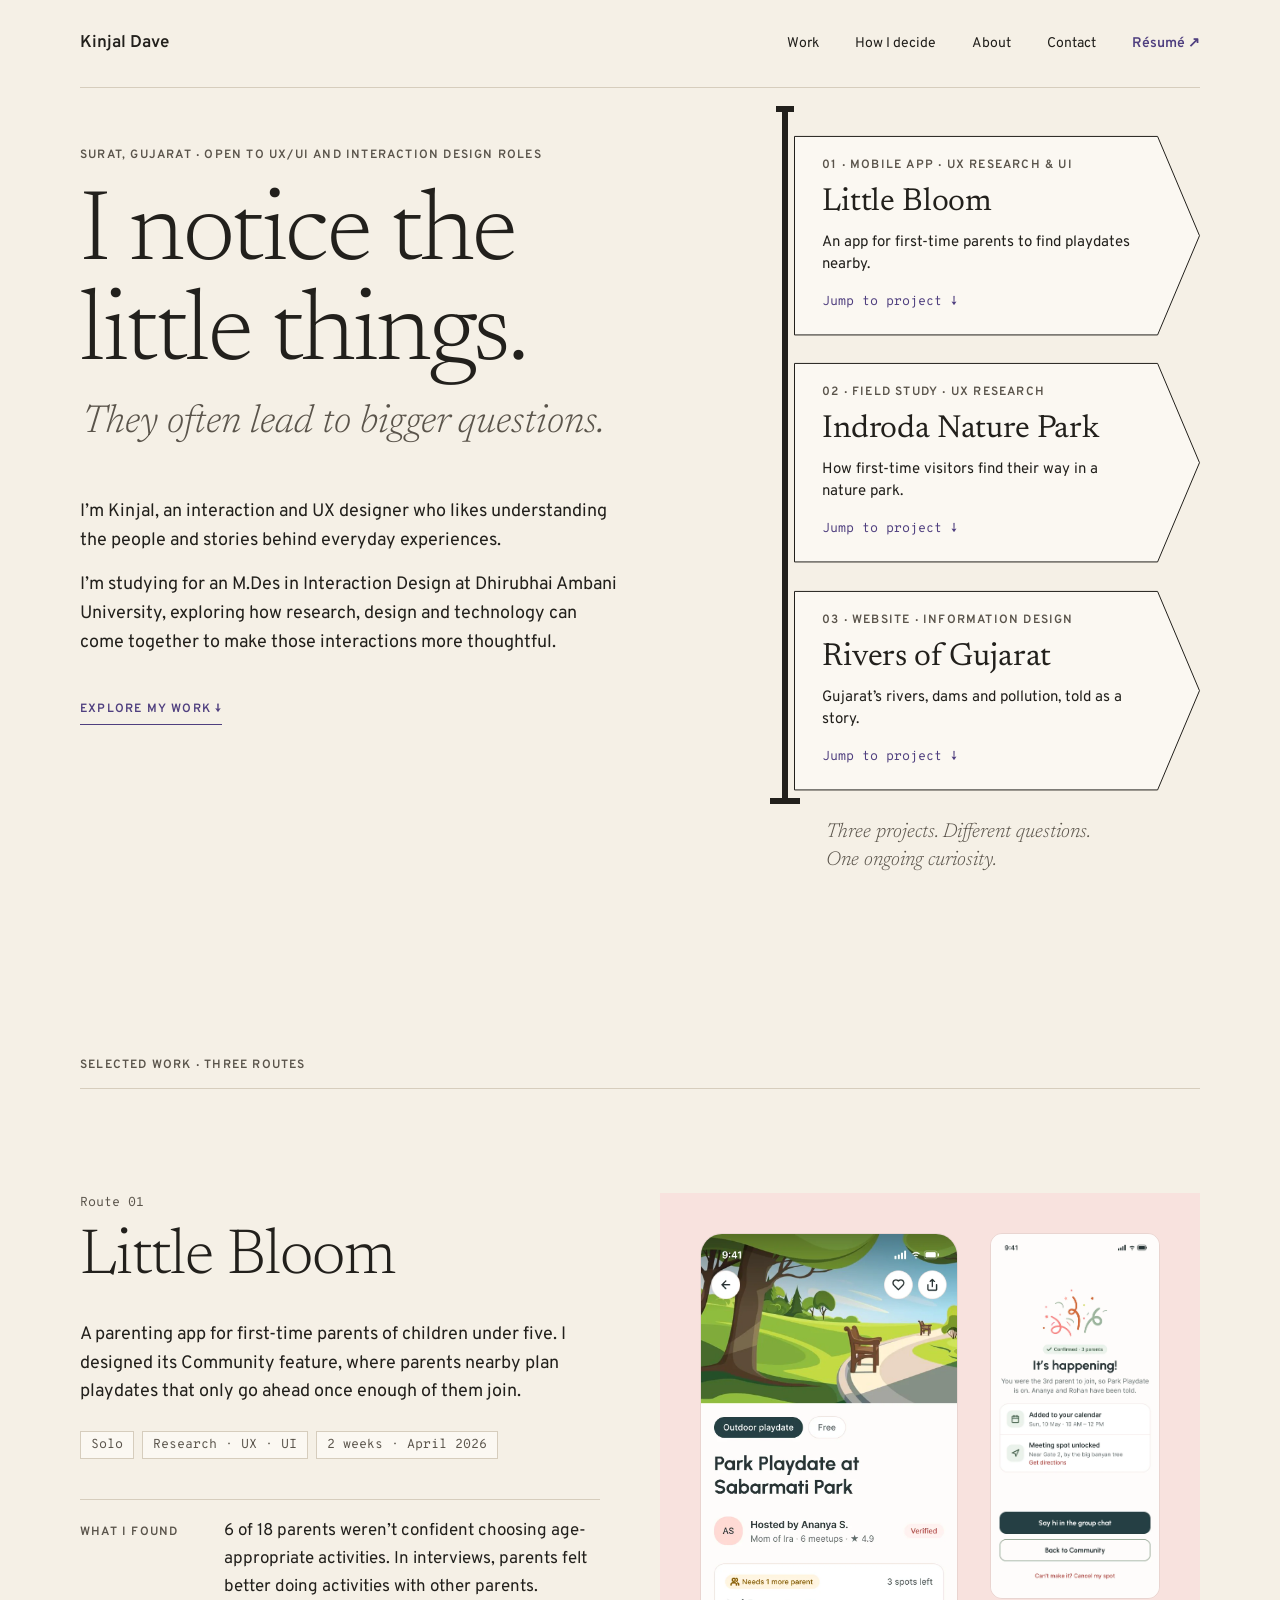
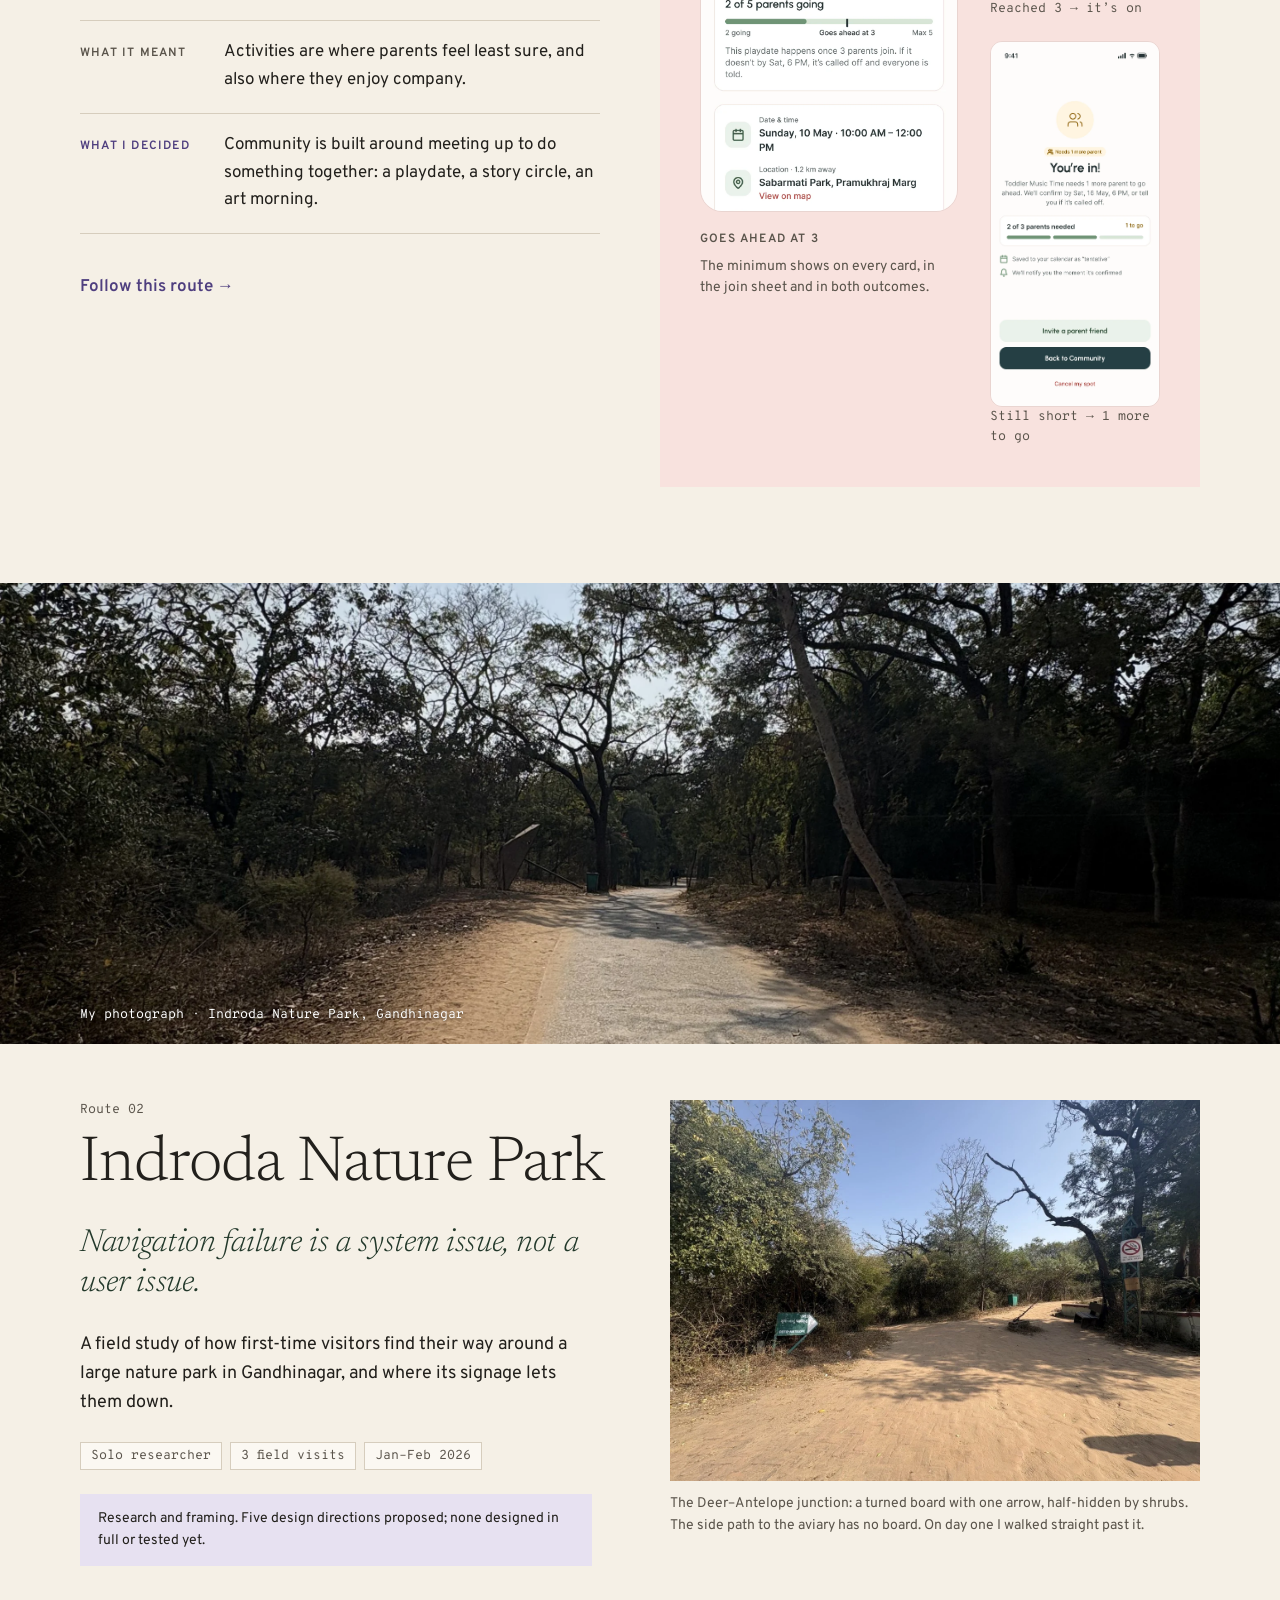
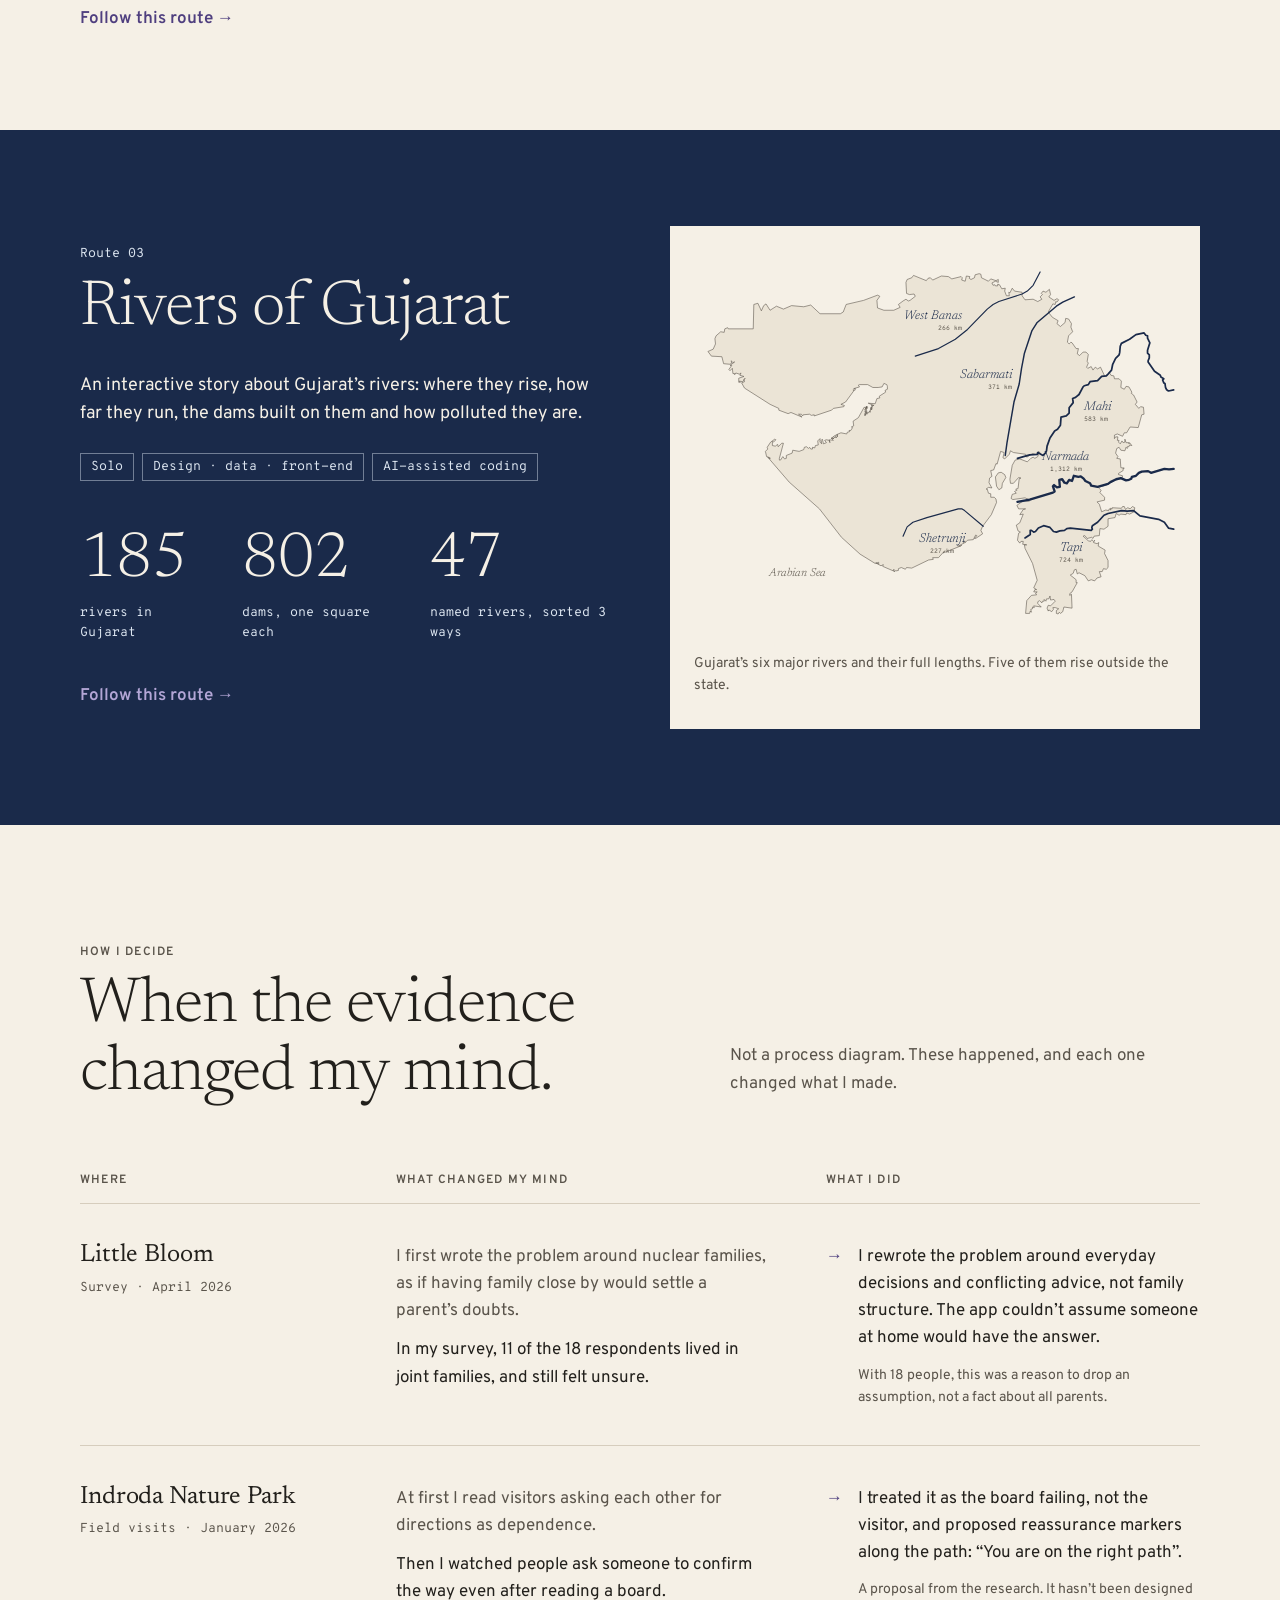
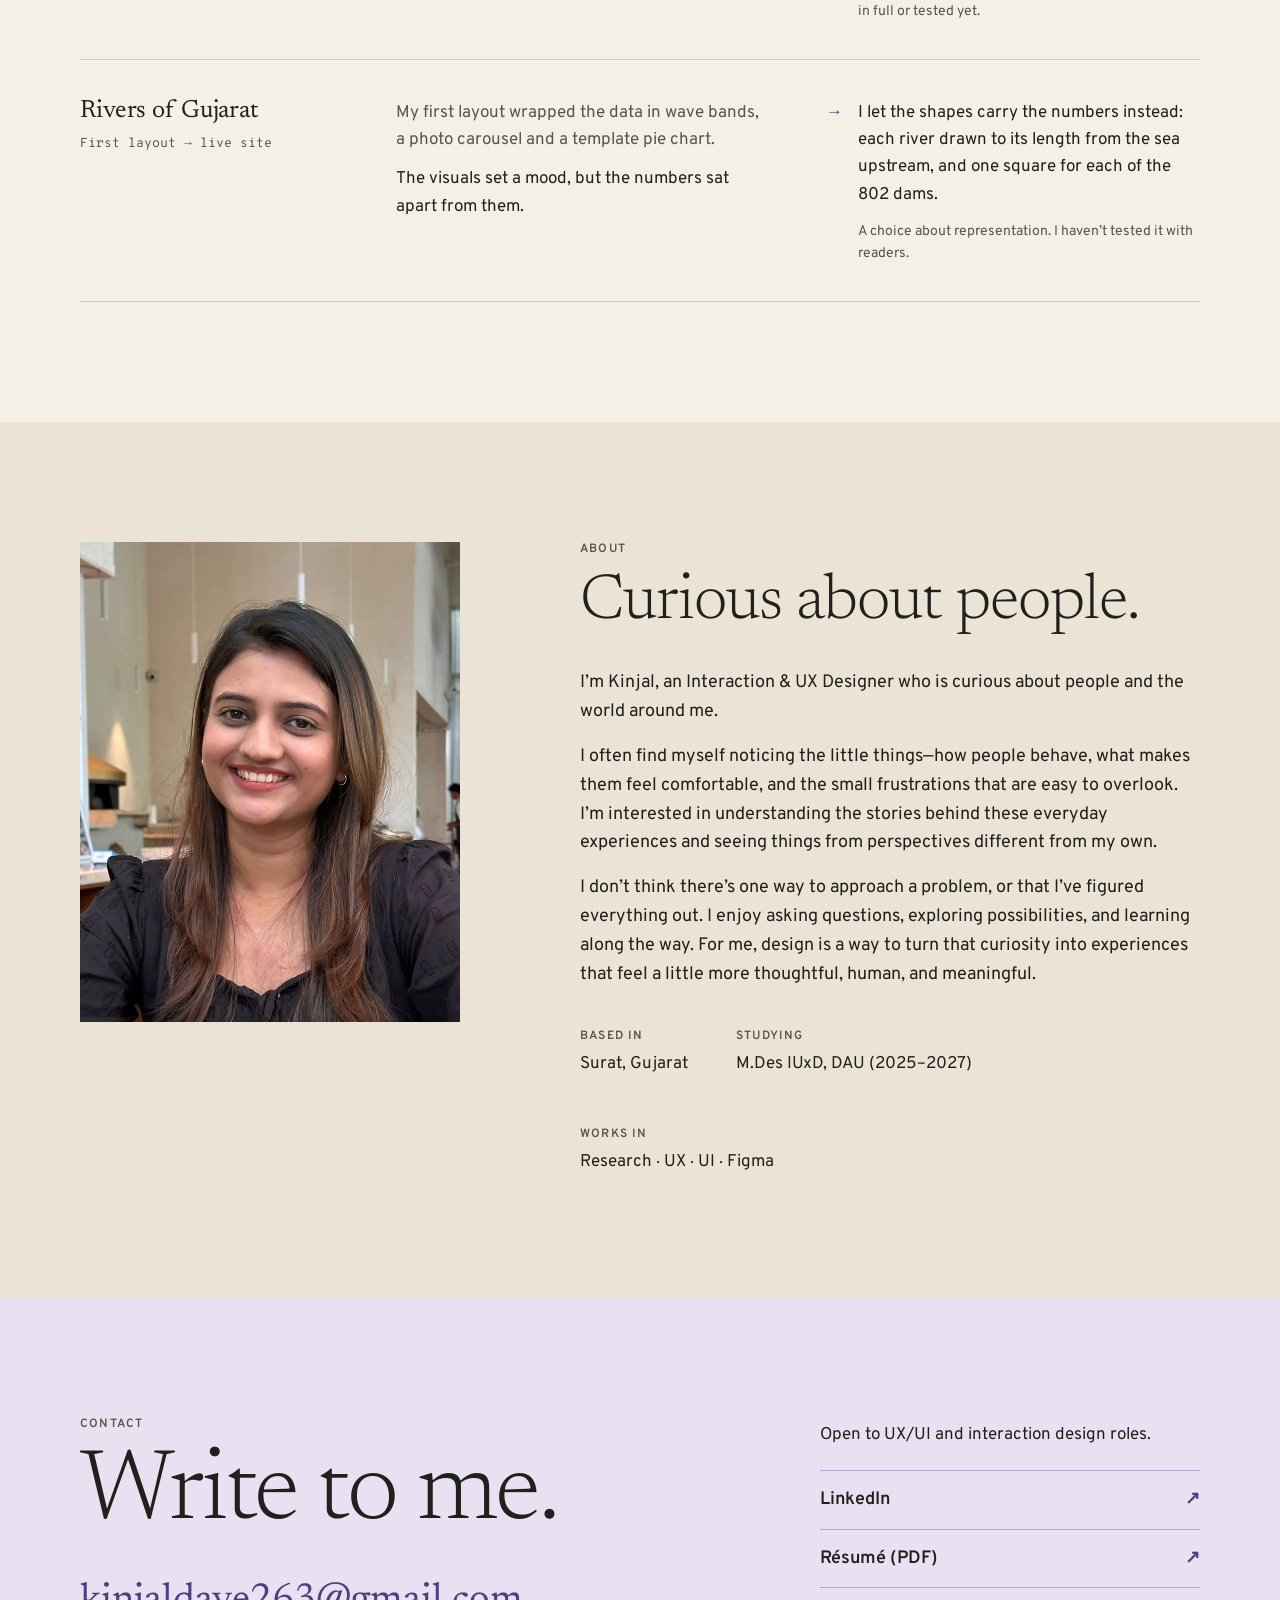
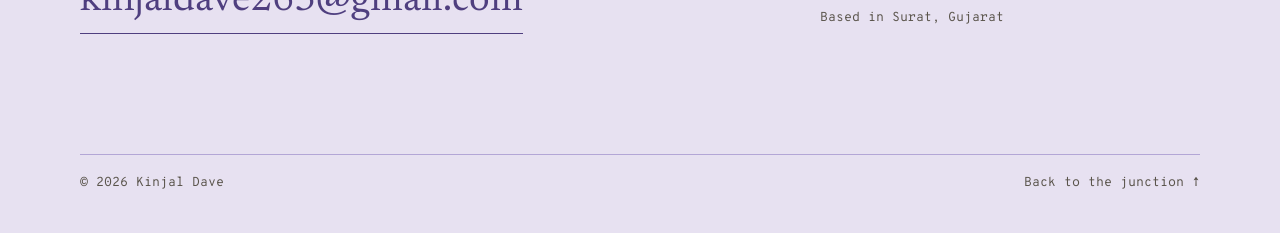
<file: index.html>
<!doctype html>
<html lang="en">
<head>
<meta charset="utf-8">
<meta name="viewport" content="width=device-width, initial-scale=1">
<title>Kinjal Dave · Interaction and UX designer</title>
<meta name="description" content="Kinjal Dave, interaction and UX designer studying for an M.Des at Dhirubhai Ambani University. Three projects: a parenting app, a wayfinding study in a nature park, and an interactive website about Gujarat’s rivers.">
<meta property="og:title" content="Kinjal Dave · Interaction and UX designer">
<meta property="og:description" content="I notice the little things. They often lead to bigger questions.">
<meta name="theme-color" content="#F5F0E6">
<link rel="icon" href="data:image/svg+xml,%3Csvg xmlns='http://www.w3.org/2000/svg' viewBox='0 0 32 32'%3E%3Crect x='13' y='2' width='4' height='28' fill='%2322201C'/%3E%3Cpath d='M17 7h9l4 4-4 4h-9z' fill='%23B3A6D6'/%3E%3C/svg%3E">
<link rel="preload" href="fonts/newsreader-latin-300-normal.woff2" as="font" type="font/woff2" crossorigin>
<link rel="preload" href="fonts/overpass-latin-400-normal.woff2" as="font" type="font/woff2" crossorigin>
<link rel="stylesheet" href="css/site.css">
</head>
<body id="top">
<a class="skip" href="#content">Skip to content</a>
<header class="nav">
  <div class="wrap">
    <a class="name" href="#top">Kinjal Dave</a>
    <button class="menu-btn" type="button" aria-expanded="false" aria-controls="menu">Menu</button>
    <ul id="menu">
      <li><a href="#work">Work</a></li>
      <li><a href="#decide">How I decide</a></li>
      <li><a href="#about">About</a></li>
      <li><a href="#contact">Contact</a></li>
      <li><a class="resume" href="Kinjal-Dave-Resume.pdf" target="_blank" rel="noopener">Résumé ↗</a></li>
    </ul>
  </div>
</header>

<main id="content">
<section class="hero" aria-labelledby="hero-h">
  <div class="wrap">
    <div class="intro">
      <p class="label soft">Surat, Gujarat · Open to UX/UI and interaction design roles</p>
      <h1 id="hero-h" class="t-xl">I notice the<br>little things.</h1>
      <p class="second">They often lead to bigger questions.</p>
      <div class="lede b-l">
        <p>I’m Kinjal, an interaction and UX designer who likes understanding the people and stories behind everyday experiences.</p>
        <p>I’m studying for an M.Des in Interaction Design at Dhirubhai Ambani University, exploring how research, design and technology can come together to make those interactions more thoughtful.</p>
      </div>
      <a class="cta label" href="#work">Explore my work ↓</a>
    </div>

    <nav class="junction" aria-label="Projects">
      <span class="post" aria-hidden="true"></span>
      <ul class="signs">
        <li>
          <a class="sign" data-route="bloom" href="#route-bloom">
            <svg class="shape" viewBox="0 0 402 228" preserveAspectRatio="none" aria-hidden="true"><polygon points="0.5,0.5 360,0.5 401.5,114 360,227.5 0.5,227.5"/></svg>
            <span class="label meta">01 · Mobile app · UX research &amp; UI</span>
            <span class="title">Little Bloom</span>
            <span class="desc">An app for first-time parents to find playdates nearby.</span>
            <span class="go">Jump to project ↓</span>
          </a>
        </li>
        <li>
          <a class="sign" data-route="indroda" href="#route-indroda">
            <svg class="shape" viewBox="0 0 402 228" preserveAspectRatio="none" aria-hidden="true"><polygon points="0.5,0.5 360,0.5 401.5,114 360,227.5 0.5,227.5"/></svg>
            <span class="label meta">02 · Field study · UX research</span>
            <span class="title">Indroda Nature Park</span>
            <span class="desc">How first-time visitors find their way in a nature park.</span>
            <span class="go">Jump to project ↓</span>
          </a>
        </li>
        <li>
          <a class="sign" data-route="rivers" href="#route-rivers">
            <svg class="shape" viewBox="0 0 402 228" preserveAspectRatio="none" aria-hidden="true"><polygon points="0.5,0.5 360,0.5 401.5,114 360,227.5 0.5,227.5"/></svg>
            <span class="label meta">03 · Website · Information design</span>
            <span class="title">Rivers of Gujarat</span>
            <span class="desc">Gujarat’s rivers, dams and pollution, told as a story.</span>
            <span class="go">Jump to project ↓</span>
          </a>
        </li>
      </ul>
      <p class="post-note">Three projects. Different questions.<br>One ongoing curiosity.</p>
    </nav>
  </div>
</section>

<section class="work-head" id="work" aria-label="Selected work">
  <div class="wrap">
    <div><p class="label soft">Selected work · three routes</p></div>
  </div>
</section>

<section class="route" id="route-bloom" aria-labelledby="r1">
  <div class="wrap">
    <div class="reveal">
      <p class="mono num">Route 01</p>
      <h2 id="r1" class="t-l">Little Bloom</h2>
      <p class="intro b-l">A parenting app for first-time parents of children under five. I designed its Community feature, where parents nearby plan playdates that only go ahead once enough of them join.</p>
      <p class="tags"><span class="tag">Solo</span><span class="tag">Research · UX · UI</span><span class="tag">2 weeks · April 2026</span></p>
      <dl class="chain">
        <div><dt class="label">What I found</dt><dd class="b-m">6 of 18 parents weren’t confident choosing age-appropriate activities. In interviews, parents felt better doing activities with other parents.</dd></div>
        <div><dt class="label">What it meant</dt><dd class="b-m">Activities are where parents feel least sure, and also where they enjoy company.</dd></div>
        <div><dt class="label">What I decided</dt><dd class="b-m">Community is built around meeting up to do something together: a playdate, a story circle, an art morning.</dd></div>
      </dl>
      <a class="follow" href="work/little-bloom.html">Follow this route →</a>
    </div>
    <div class="art reveal">
      <div class="panel-bloom">
        <div class="main"><img src="img/lb-c02-details.webp" alt="Little Bloom meetup details screen: Park Playdate at Sabarmati Park, 2 of 5 parents going, goes ahead at 3." width="786" height="2758" loading="lazy">
          <div class="cap"><p class="label">Goes ahead at 3</p><p class="b-s">The minimum shows on every card, in the join sheet and in both outcomes.</p></div></div>
        <div class="side">
          <figure><img src="img/lb-c04-confirmed.webp" alt="Confirmed screen: the playdate is happening." width="786" height="1704" loading="lazy"><figcaption class="mono soft">Reached 3 → it’s on</figcaption></figure>
          <figure><img src="img/lb-c04a-waiting.webp" alt="Waiting screen: you’re in, 1 more parent to go." width="786" height="1704" loading="lazy"><figcaption class="mono soft">Still short → 1 more to go</figcaption></figure>
        </div>
      </div>
    </div>
  </div>
</section>

<section class="route route-indroda" id="route-indroda" aria-labelledby="r2">
  <figure class="field-photo"><img src="img/in-hero-path.webp" alt="A long, empty dirt path through dry forest at Indroda Nature Park." width="2880" height="1240" loading="lazy"><figcaption>My photograph · Indroda Nature Park, Gandhinagar</figcaption></figure>
  <div class="wrap">
    <div class="reveal">
      <p class="mono num">Route 02</p>
      <h2 id="r2" class="t-l">Indroda Nature Park</h2>
      <p class="t-it it">Navigation failure is a system issue, not a user issue.</p>
      <p class="intro b-l">A field study of how first-time visitors find their way around a large nature park in Gandhinagar, and where its signage lets them down.</p>
      <p class="tags"><span class="tag">Solo researcher</span><span class="tag">3 field visits</span><span class="tag">Jan–Feb 2026</span></p>
      <p class="status b-s">Research and framing. Five design directions proposed; none designed in full or tested yet.</p>
      <a class="follow" href="work/indroda-nature-park.html">Follow this route →</a>
    </div>
    <figure class="art reveal"><img src="img/in-junction-deer.webp" alt="The Deer–Antelope junction: a sandy fork in the path with a small, turned signboard among shrubs." width="1280" height="920" loading="lazy"><figcaption class="b-s soft">The Deer–Antelope junction: a turned board with one arrow, half-hidden by shrubs. The side path to the aviary has no board. On day one I walked straight past it.</figcaption></figure>
  </div>
</section>

<section class="route route-rivers" id="route-rivers" aria-labelledby="r3">
  <div class="wrap">
    <div class="reveal">
      <p class="mono num">Route 03</p>
      <h2 id="r3" class="t-l">Rivers of Gujarat</h2>
      <p class="intro b-l">An interactive story about Gujarat’s rivers: where they rise, how far they run, the dams built on them and how polluted they are.</p>
      <p class="tags"><span class="tag">Solo</span><span class="tag">Design · data · front-end</span><span class="tag">AI-assisted coding</span></p>
      <div class="stats">
        <div><p class="n">185</p><p class="mono">rivers in Gujarat</p></div>
        <div><p class="n">802</p><p class="mono">dams, one square each</p></div>
        <div><p class="n">47</p><p class="mono">named rivers, sorted 3 ways</p></div>
      </div>
      <a class="follow" href="work/rivers-of-gujarat.html">Follow this route →</a>
    </div>
    <figure class="map-card art reveal"><svg class="rivers-map" viewBox="0 0 830 640" role="img" aria-labelledby="mt-rivers-map"><title id="mt-rivers-map">Map of Gujarat with its six major rivers: Narmada 1,312 km, Tapi 724 km, Mahi 583 km, Sabarmati 371 km, West Banas 266 km, Shetrunji 227 km.</title><path class="land" d="M404 520 L375 534 L366 533 L364 536 L357 533 L352 535 L352 538 L347 539 L344 536 L343 538 L346 540 L325 531 L326 528 L322 530 L313 525 L318 527 L318 524 L312 526 L286 510 L254 481 L216 432 L164 386 L127 343 L131 346 L131 344 L125 342 L123 333 L127 329 L126 326 L132 317 L139 312 L141 313 L137 317 L135 316 L135 323 L140 324 L144 321 L145 325 L151 319 L154 319 L147 345 L147 348 L149 348 L153 342 L156 346 L159 345 L159 340 L169 336 L170 331 L181 333 L189 330 L190 326 L194 325 L197 328 L199 326 L201 329 L204 329 L204 326 L208 327 L209 323 L214 322 L213 315 L217 311 L217 317 L220 320 L219 314 L221 312 L223 320 L228 318 L225 314 L228 313 L233 314 L234 318 L233 313 L240 314 L236 310 L241 311 L237 310 L241 307 L241 309 L246 309 L242 306 L247 304 L247 308 L246 304 L253 301 L263 303 L264 300 L268 299 L267 297 L270 297 L273 292 L271 291 L275 289 L274 281 L283 275 L293 257 L296 258 L297 255 L296 260 L298 256 L294 262 L298 256 L299 258 L294 265 L297 262 L298 264 L295 265 L299 266 L295 266 L297 267 L293 269 L296 269 L294 272 L297 267 L298 269 L303 263 L303 266 L304 260 L306 261 L304 260 L305 257 L306 261 L305 257 L307 259 L306 254 L307 256 L306 254 L310 254 L300 250 L312 251 L315 242 L320 241 L319 238 L330 231 L329 228 L333 226 L333 221 L332 218 L327 216 L324 222 L317 223 L308 223 L299 218 L285 218 L283 219 L285 222 L275 225 L278 225 L277 228 L274 227 L275 229 L261 248 L253 252 L259 254 L258 256 L240 259 L237 262 L207 272 L207 270 L202 271 L199 269 L188 270 L187 272 L185 269 L180 269 L186 274 L167 266 L162 268 L146 262 L146 259 L131 252 L87 224 L82 215 L87 213 L86 209 L88 207 L84 213 L78 212 L80 214 L77 214 L77 207 L86 204 L79 202 L81 198 L78 200 L72 198 L70 201 L70 199 L67 199 L66 190 L62 194 L60 192 L65 185 L62 185 L70 179 L67 180 L64 177 L65 181 L62 183 L51 182 L48 170 L30 169 L24 161 L33 157 L37 148 L36 139 L38 134 L46 127 L52 128 L53 122 L58 120 L59 122 L102 122 L103 80 L110 78 L116 91 L120 82 L124 79 L131 90 L142 83 L154 88 L168 82 L189 84 L201 81 L217 96 L252 96 L257 93 L262 80 L292 73 L316 64 L320 66 L315 73 L316 86 L327 90 L344 90 L355 85 L352 80 L360 74 L365 71 L369 74 L372 73 L381 66 L379 62 L371 63 L366 61 L365 42 L367 37 L375 34 L378 30 L400 39 L403 35 L407 34 L411 38 L426 31 L438 32 L444 36 L460 32 L462 34 L461 38 L467 40 L469 31 L475 32 L474 35 L477 37 L483 34 L484 29 L491 27 L494 28 L495 34 L507 40 L511 36 L520 39 L524 37 L524 42 L519 40 L513 43 L515 47 L518 46 L519 48 L523 48 L523 45 L526 46 L530 53 L536 52 L535 57 L538 65 L543 65 L542 59 L544 60 L548 52 L552 57 L565 59 L565 65 L570 72 L584 71 L592 75 L599 71 L596 67 L600 63 L598 61 L601 57 L606 59 L612 54 L614 63 L611 67 L620 73 L625 70 L628 72 L625 76 L623 75 L622 80 L618 79 L610 93 L617 102 L627 108 L625 113 L631 118 L639 111 L640 104 L645 105 L650 113 L649 119 L652 127 L645 134 L643 145 L646 148 L649 145 L651 146 L658 156 L662 156 L660 165 L664 168 L670 162 L675 162 L679 166 L677 178 L679 181 L676 188 L678 190 L684 187 L687 193 L691 188 L695 191 L700 188 L707 203 L712 202 L715 197 L718 202 L723 203 L724 208 L732 208 L736 212 L735 223 L741 226 L744 221 L749 222 L754 231 L753 233 L757 236 L763 248 L760 252 L766 259 L769 256 L774 257 L775 269 L771 270 L765 292 L751 291 L745 301 L741 301 L738 307 L729 303 L724 305 L724 311 L726 308 L730 308 L729 314 L732 314 L731 317 L734 320 L737 315 L739 318 L742 317 L742 312 L744 318 L749 318 L749 320 L750 318 L754 323 L750 322 L749 325 L746 325 L746 328 L744 326 L742 332 L735 331 L732 326 L728 328 L726 336 L730 342 L728 345 L734 346 L735 361 L741 362 L739 362 L739 366 L731 371 L731 373 L738 375 L737 380 L726 382 L710 391 L696 395 L701 400 L699 404 L707 412 L707 417 L694 420 L698 424 L702 437 L709 434 L714 435 L715 432 L718 434 L717 431 L720 432 L720 430 L736 431 L738 428 L741 428 L743 433 L747 430 L751 432 L755 428 L759 430 L758 437 L750 441 L745 439 L744 442 L735 441 L732 443 L727 440 L725 447 L713 449 L713 462 L706 467 L699 466 L698 478 L689 479 L687 483 L685 481 L677 483 L673 478 L670 479 L679 487 L683 488 L685 485 L688 488 L690 486 L688 490 L694 492 L697 490 L696 496 L708 503 L707 509 L713 521 L713 533 L710 536 L705 535 L703 540 L698 540 L701 549 L694 551 L690 556 L684 554 L679 556 L673 547 L663 542 L660 544 L658 536 L655 537 L653 543 L648 546 L658 554 L658 559 L660 559 L651 575 L647 578 L647 581 L650 579 L651 603 L637 601 L635 609 L631 612 L629 610 L627 613 L624 612 L624 607 L628 604 L622 602 L618 602 L619 605 L616 609 L611 606 L610 608 L608 603 L610 598 L614 599 L622 591 L620 588 L614 589 L613 582 L611 587 L607 587 L606 591 L603 588 L603 591 L600 591 L599 594 L595 590 L592 592 L592 595 L598 601 L585 599 L586 602 L583 601 L583 604 L580 605 L581 610 L579 608 L578 612 L571 612 L573 590 L581 581 L590 580 L588 577 L591 575 L585 575 L587 571 L590 571 L585 568 L591 555 L583 526 L570 500 L569 494 L573 494 L566 493 L567 488 L563 488 L561 491 L557 486 L559 474 L562 472 L558 470 L555 460 L561 456 L567 441 L561 442 L567 433 L571 432 L559 432 L556 426 L567 418 L577 419 L579 417 L570 413 L549 416 L546 414 L548 407 L555 405 L552 402 L556 400 L554 398 L558 397 L560 380 L563 379 L559 378 L550 388 L545 388 L544 381 L548 357 L553 348 L561 346 L574 351 L580 345 L584 343 L587 345 L592 342 L594 336 L596 336 L594 333 L591 335 L592 339 L583 337 L573 343 L571 338 L550 335 L545 332 L543 338 L535 346 L532 344 L534 335 L528 333 L522 355 L520 354 L516 365 L511 366 L513 376 L509 379 L508 387 L513 396 L507 395 L503 398 L505 398 L507 405 L511 406 L511 412 L517 412 L520 415 L521 421 L512 442 L497 462 L494 469 L497 475 L485 483 L483 483 L487 478 L485 477 L481 485 L471 486 L466 491 L467 488 L463 488 L465 491 L459 494 L461 495 L458 496 L455 493 L454 496 L459 496 L429 508 L432 504 L421 516 L411 516 L412 519 L404 520 Z M525 399 L521 393 L519 377 L524 370 L529 369 L535 373 L537 378 L531 388 L530 396 L525 399 Z"/><path class="river" stroke-width="4" d="M826 363 L818 364 L810 363 L787 370 L782 367 L771 368 L766 370 L761 375 L754 377 L753 380 L749 382 L744 383 L735 379 L727 381 L717 386 L713 389 L695 394 L684 392 L682 388 L674 384 L671 380 L666 376 L662 377 L654 375 L651 384 L646 382 L642 388 L638 387 L634 381 L629 382 L630 394 L625 395 L620 391 L618 393 L621 402 L618 404 L578 416 L557 420"/><path class="river" stroke-width="3" d="M826 467 L817 465 L810 455 L800 450 L768 444 L757 435 L746 436 L736 435 L713 440 L706 443 L695 455 L686 461 L685 464 L686 467 L684 469 L648 465 L642 466 L638 469 L630 470 L624 472 L619 471 L613 464 L602 461 L593 465 L588 471 L585 472 L581 469 L579 469 L579 476 L570 482"/><path class="river" stroke-width="3" d="M826 227 L817 229 L814 227 L812 223 L811 216 L809 215 L807 210 L809 208 L804 205 L803 202 L793 195 L782 179 L782 177 L784 172 L784 167 L781 164 L781 159 L785 146 L781 138 L781 134 L778 133 L775 129 L761 132 L750 140 L736 147 L734 152 L733 163 L732 167 L726 173 L721 183 L719 193 L712 201 L710 203 L702 204 L695 211 L682 213 L679 218 L672 220 L670 222 L663 235 L657 240 L652 242 L653 249 L646 258 L646 267 L641 272 L632 274 L631 288 L626 295 L621 298 L613 310 L608 324 L607 332 L605 336 L601 340 L592 335 L591 338 L578 339 L557 345"/><path class="river" stroke-width="2.5" d="M655 67 L635 76 L624 83 L591 111 L582 125 L569 164 L564 190 L560 217 L551 248 L539 318 L536 340"/><path class="river" stroke-width="2" d="M596 24 L584 47 L574 57 L565 62 L525 75 L515 80 L505 88 L471 123 L450 140 L421 156 L381 169"/><path class="river" stroke-width="2" d="M360 479 L367 463 L377 455 L401 447 L455 432 L461 432 L466 435 L498 462"/><text class="rn" x="640" y="347" text-anchor="middle">Narmada</text><text class="rk" x="640" y="366" text-anchor="middle">1,312 km</text><text class="rn" x="650" y="505" text-anchor="middle">Tapi</text><text class="rk" x="650" y="524" text-anchor="middle">724 km</text><text class="rn" x="672" y="261" text-anchor="start">Mahi</text><text class="rk" x="672" y="280" text-anchor="start">583 km</text><text class="rn" x="547" y="207" text-anchor="end">Sabarmati</text><text class="rk" x="547" y="226" text-anchor="end">371 km</text><text class="rn" x="462" y="105" text-anchor="end">West Banas</text><text class="rk" x="462" y="124" text-anchor="end">266 km</text><text class="rn" x="427" y="489" text-anchor="middle">Shetrunji</text><text class="rk" x="427" y="508" text-anchor="middle">227 km</text><text class="sea" x="130" y="548">Arabian Sea</text></svg><figcaption class="cap b-s">Gujarat’s six major rivers and their full lengths. Five of them rise outside the state.</figcaption></figure>
  </div>
</section>

<section class="decide" id="decide" aria-labelledby="dh">
  <div class="wrap">
    <div class="head reveal">
      <div><p class="label soft">How I decide</p><h2 id="dh" class="t-l">When the evidence changed my mind.</h2></div>
      <p class="b-m soft">Not a process diagram. These happened, and each one changed what I made.</p>
    </div>
    <div class="log reveal" role="table" aria-label="Three moments where the evidence changed my mind">
      <div class="row headrow" role="row"><span class="label" role="columnheader">Where</span><span class="label" role="columnheader">What changed my mind</span><span class="label" role="columnheader">What I did</span></div>
      <div class="row" role="row">
        <div class="where" role="cell"><a class="t-s" href="work/little-bloom.html#s3">Little Bloom</a><p class="mono">Survey · April 2026</p></div>
        <div class="saw" role="cell"><p class="mlabel label" aria-hidden="true">What changed my mind</p><p class="before">I first wrote the problem around nuclear families, as if having family close by would settle a parent’s doubts.</p><p class="after">In my survey, 11 of the 18 respondents lived in joint families, and still felt unsure.</p></div>
        <div class="did" role="cell"><p class="mlabel label" aria-hidden="true">What I did</p><p>I rewrote the problem around everyday decisions and conflicting advice, not family structure. The app couldn’t assume someone at home would have the answer.</p><p class="why">With 18 people, this was a reason to drop an assumption, not a fact about all parents.</p></div>
      </div>
      <div class="row" role="row">
        <div class="where" role="cell"><a class="t-s" href="work/indroda-nature-park.html#s9">Indroda Nature Park</a><p class="mono">Field visits · January 2026</p></div>
        <div class="saw" role="cell"><p class="mlabel label" aria-hidden="true">What changed my mind</p><p class="before">At first I read visitors asking each other for directions as dependence.</p><p class="after">Then I watched people ask someone to confirm the way even after reading a board.</p></div>
        <div class="did" role="cell"><p class="mlabel label" aria-hidden="true">What I did</p><p>I treated it as the board failing, not the visitor, and proposed reassurance markers along the path: “You are on the right path”.</p><p class="why">A proposal from the research. It hasn’t been designed in full or tested yet.</p></div>
      </div>
      <div class="row" role="row">
        <div class="where" role="cell"><a class="t-s" href="work/rivers-of-gujarat.html#s4">Rivers of Gujarat</a><p class="mono">First layout → live site</p></div>
        <div class="saw" role="cell"><p class="mlabel label" aria-hidden="true">What changed my mind</p><p class="before">My first layout wrapped the data in wave bands, a photo carousel and a template pie chart.</p><p class="after">The visuals set a mood, but the numbers sat apart from them.</p></div>
        <div class="did" role="cell"><p class="mlabel label" aria-hidden="true">What I did</p><p>I let the shapes carry the numbers instead: each river drawn to its length from the sea upstream, and one square for each of the 802 dams.</p><p class="why">A choice about representation. I haven’t tested it with readers.</p></div>
      </div>
    </div>
  </div>
</section>

<section class="about" id="about" aria-labelledby="ah">
  <div class="wrap">
    <img class="reveal" src="img/portrait.webp" alt="Portrait of Kinjal Dave, smiling, in a dark top." width="760" height="959" loading="lazy">
    <div class="reveal">
      <p class="label soft">About</p>
      <h2 id="ah" class="t-l">Curious about people.</h2>
      <div class="text b-l">
        <p>I’m Kinjal, an Interaction &amp; UX Designer who is curious about people and the world around me.</p>
        <p>I often find myself noticing the little things—how people behave, what makes them feel comfortable, and the small frustrations that are easy to overlook. I’m interested in understanding the stories behind these everyday experiences and seeing things from perspectives different from my own.</p>
        <p>I don’t think there’s one way to approach a problem, or that I’ve figured everything out. I enjoy asking questions, exploring possibilities, and learning along the way. For me, design is a way to turn that curiosity into experiences that feel a little more thoughtful, human, and meaningful.</p>
      </div>
      <dl class="facts-row">
        <div><dt class="label">Based in</dt><dd>Surat, Gujarat</dd></div>
        <div><dt class="label">Studying</dt><dd>M.Des IUxD, DAU (2025–2027)</dd></div>
        <div><dt class="label">Works in</dt><dd>Research · UX · UI · Figma</dd></div>
      </dl>
    </div>
  </div>
</section>

<section class="contact" id="contact" aria-labelledby="ch">
  <div class="wrap">
    <div class="grid">
      <div>
        <p class="label soft">Contact</p>
        <h2 id="ch" class="t-xl">Write to me.</h2>
        <a class="mail" href="mailto:kinjaldave263@gmail.com">kinjaldave263@gmail.com</a>
      </div>
      <div class="details">
        <p class="b-m">Open to UX/UI and interaction design roles.</p>
        <ul class="links">
          <li><a href="https://www.linkedin.com/in/kinjal-dave-8830182ba/" target="_blank" rel="noopener"><span>LinkedIn</span><span aria-hidden="true">↗</span></a></li>
          <li><a href="Kinjal-Dave-Resume.pdf" target="_blank" rel="noopener"><span>Résumé (PDF)</span><span aria-hidden="true">↗</span></a></li>
        </ul>
        <p class="mono soft">Based in Surat, Gujarat</p>
      </div>
    </div>
    <footer class="foot mono"><span>© 2026 Kinjal Dave</span><a href="#top">Back to the junction ↑</a></footer>
  </div>
</section>
</main>
<script src="js/site.js" defer></script>
</body>
</html>
</file>
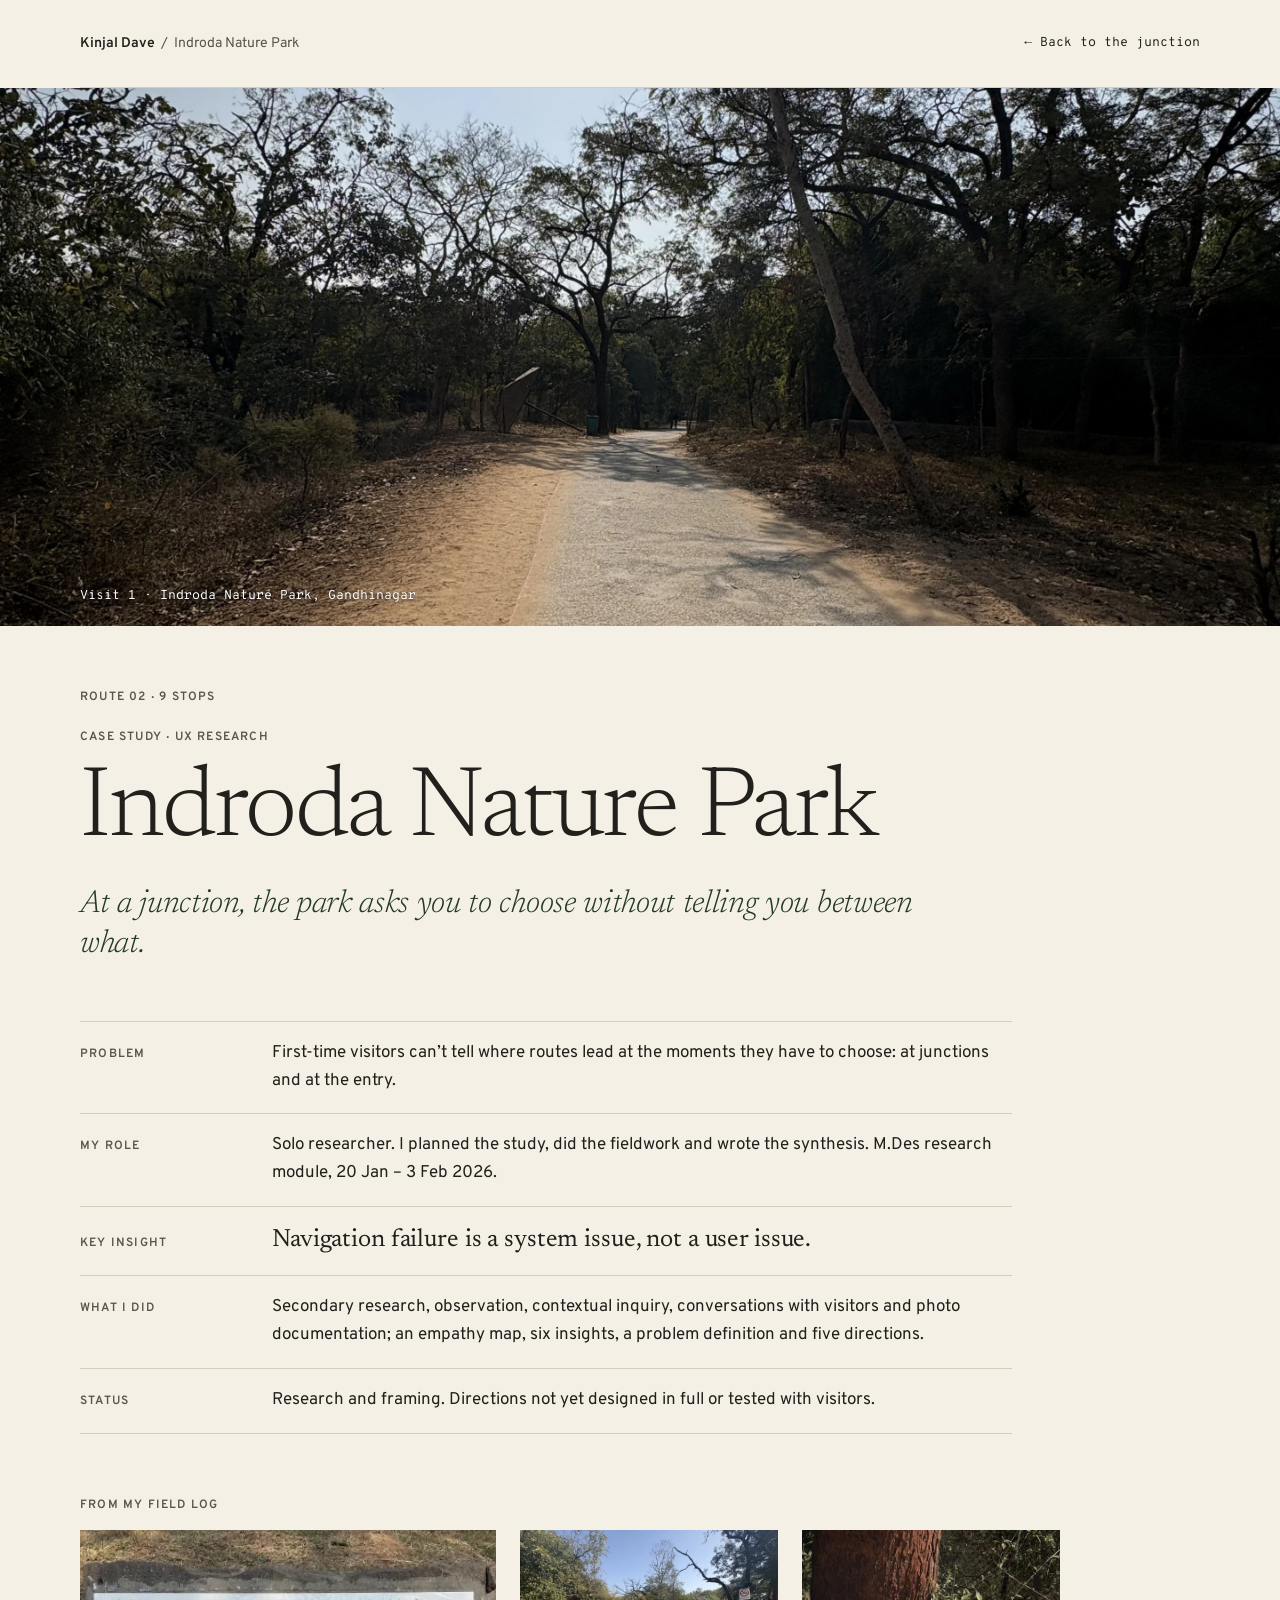
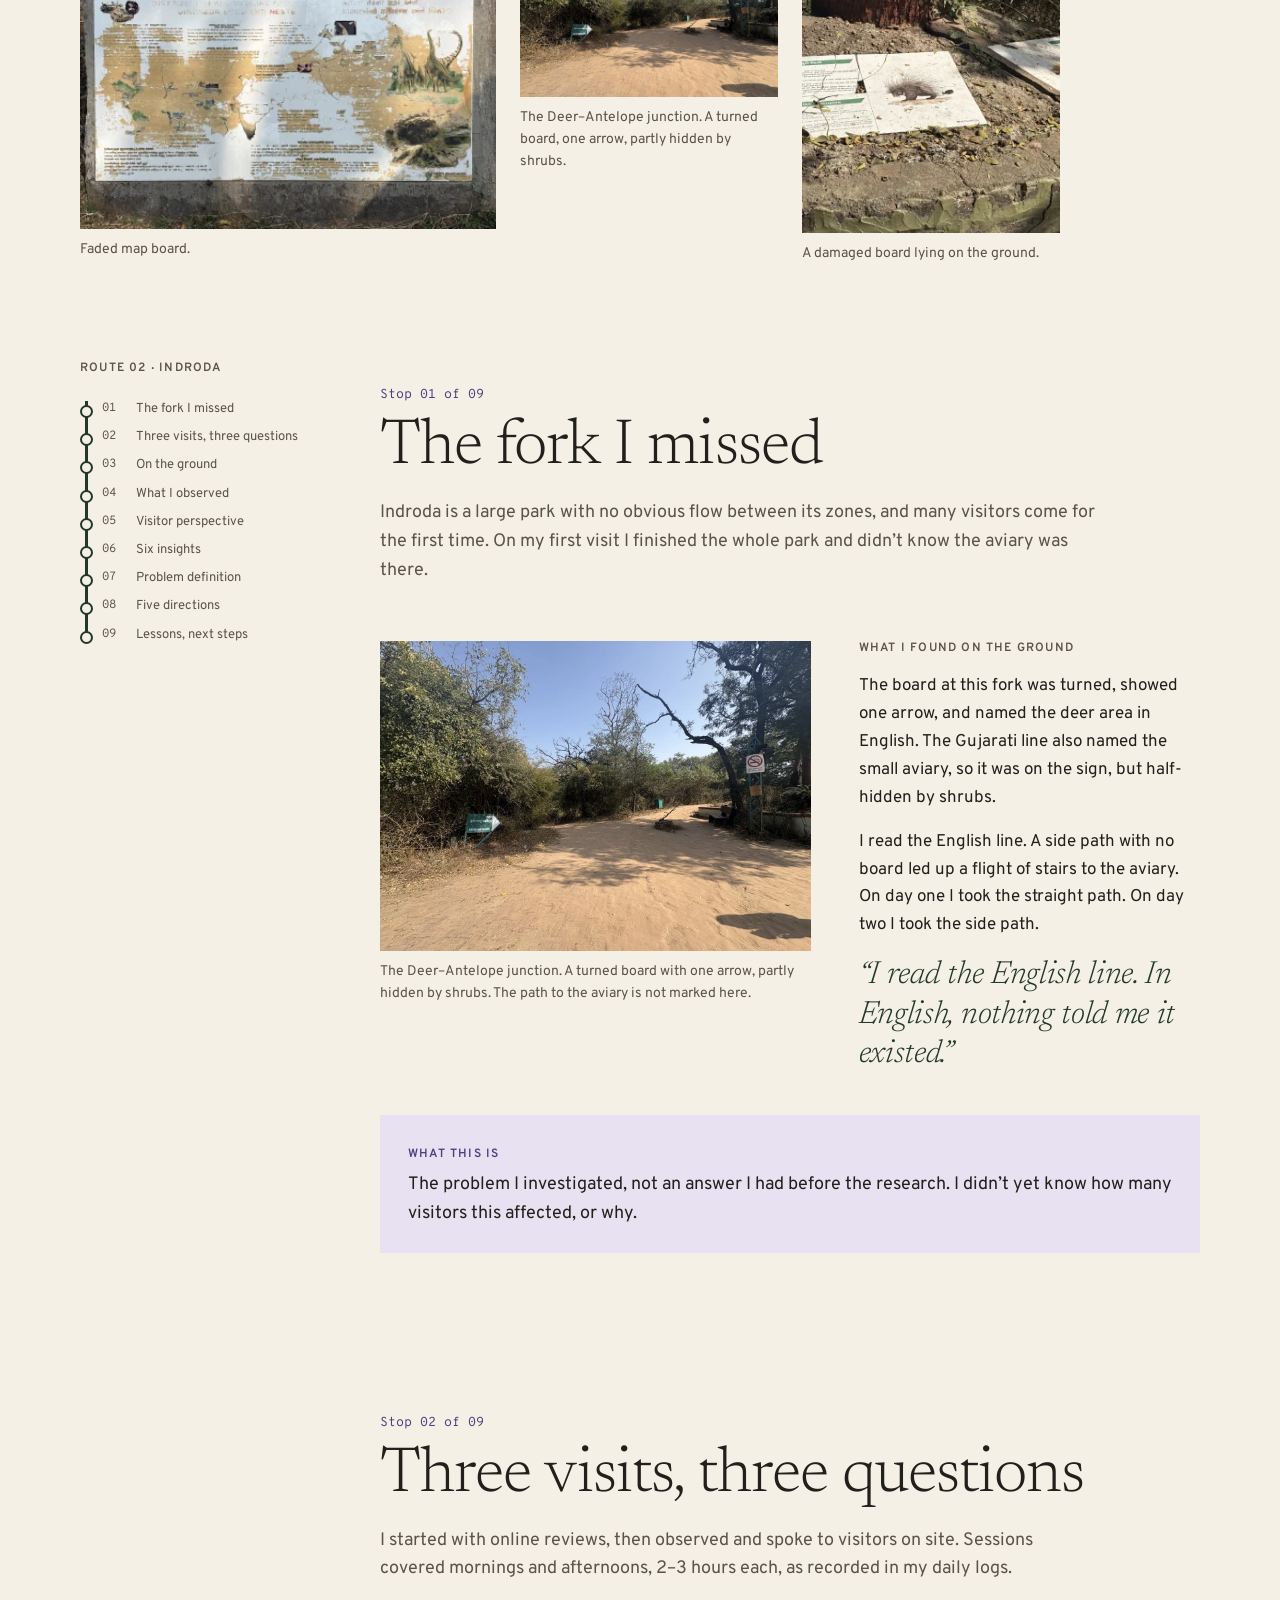
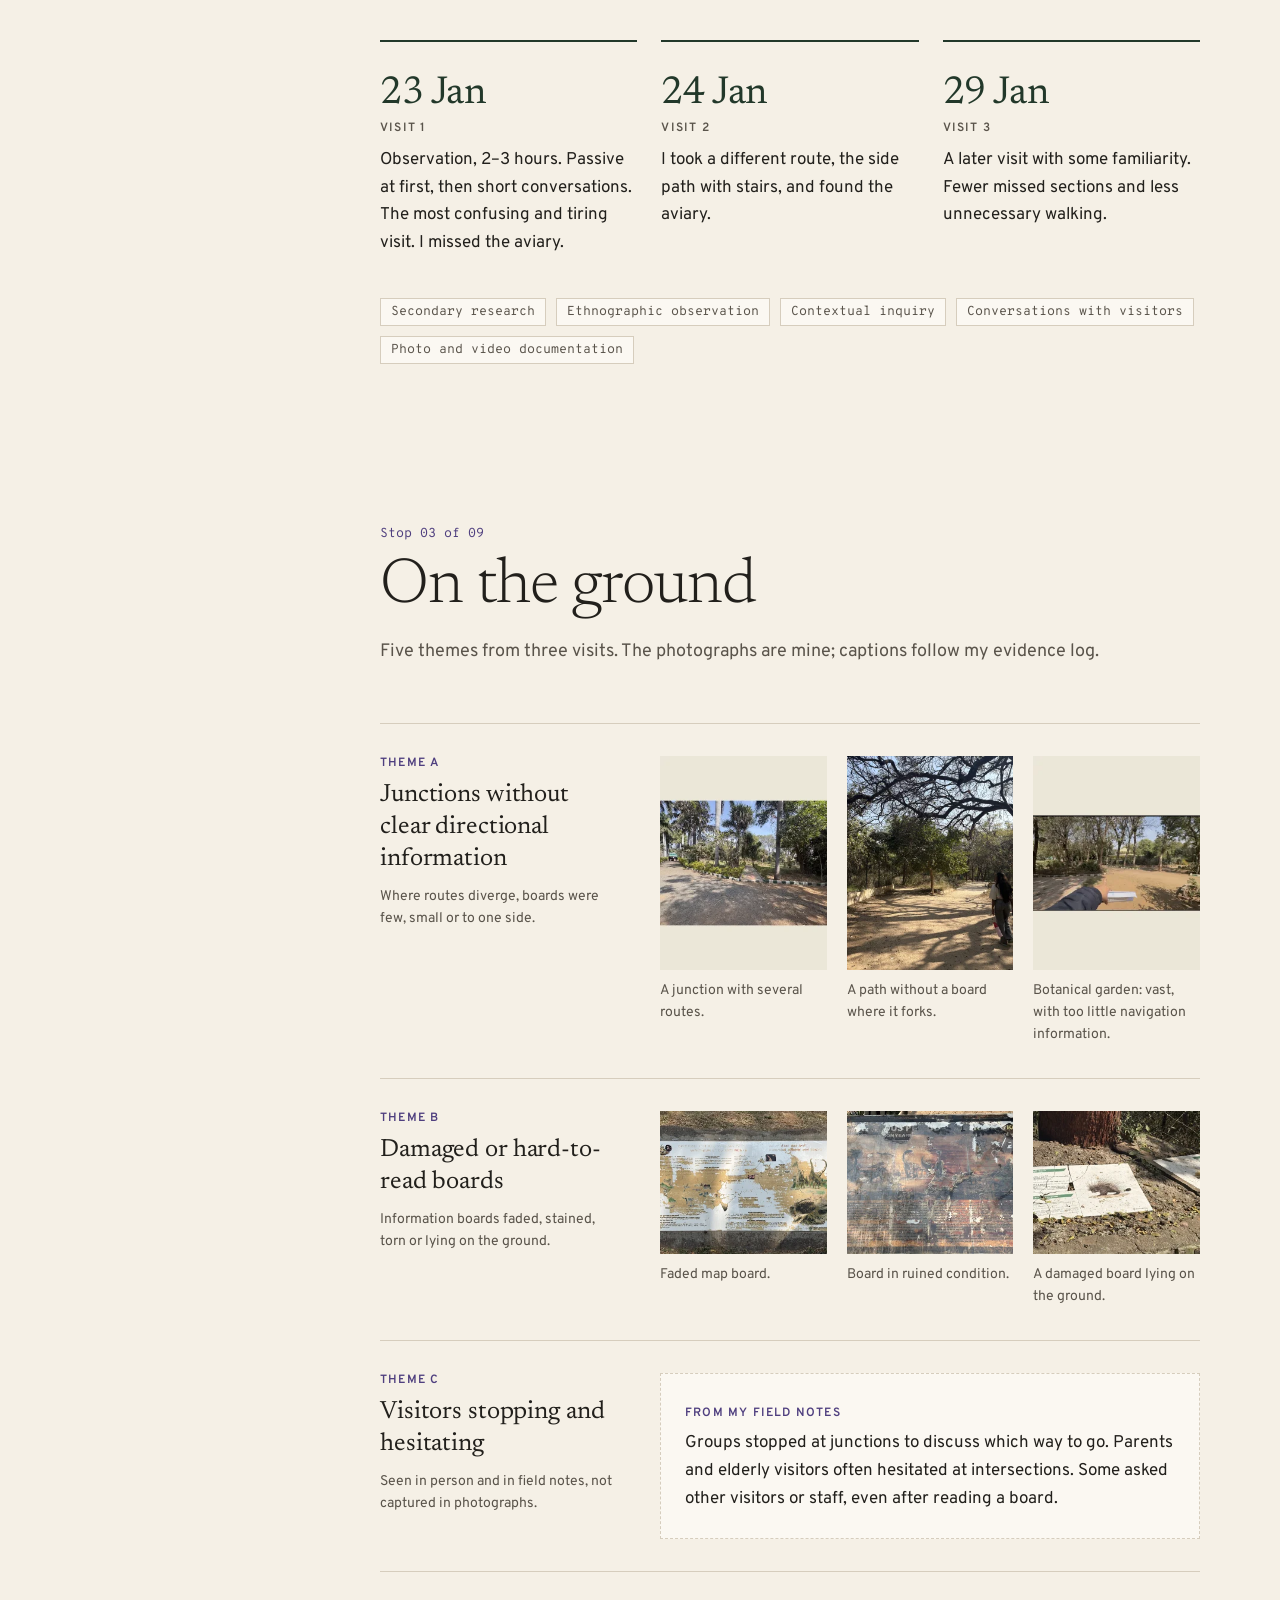
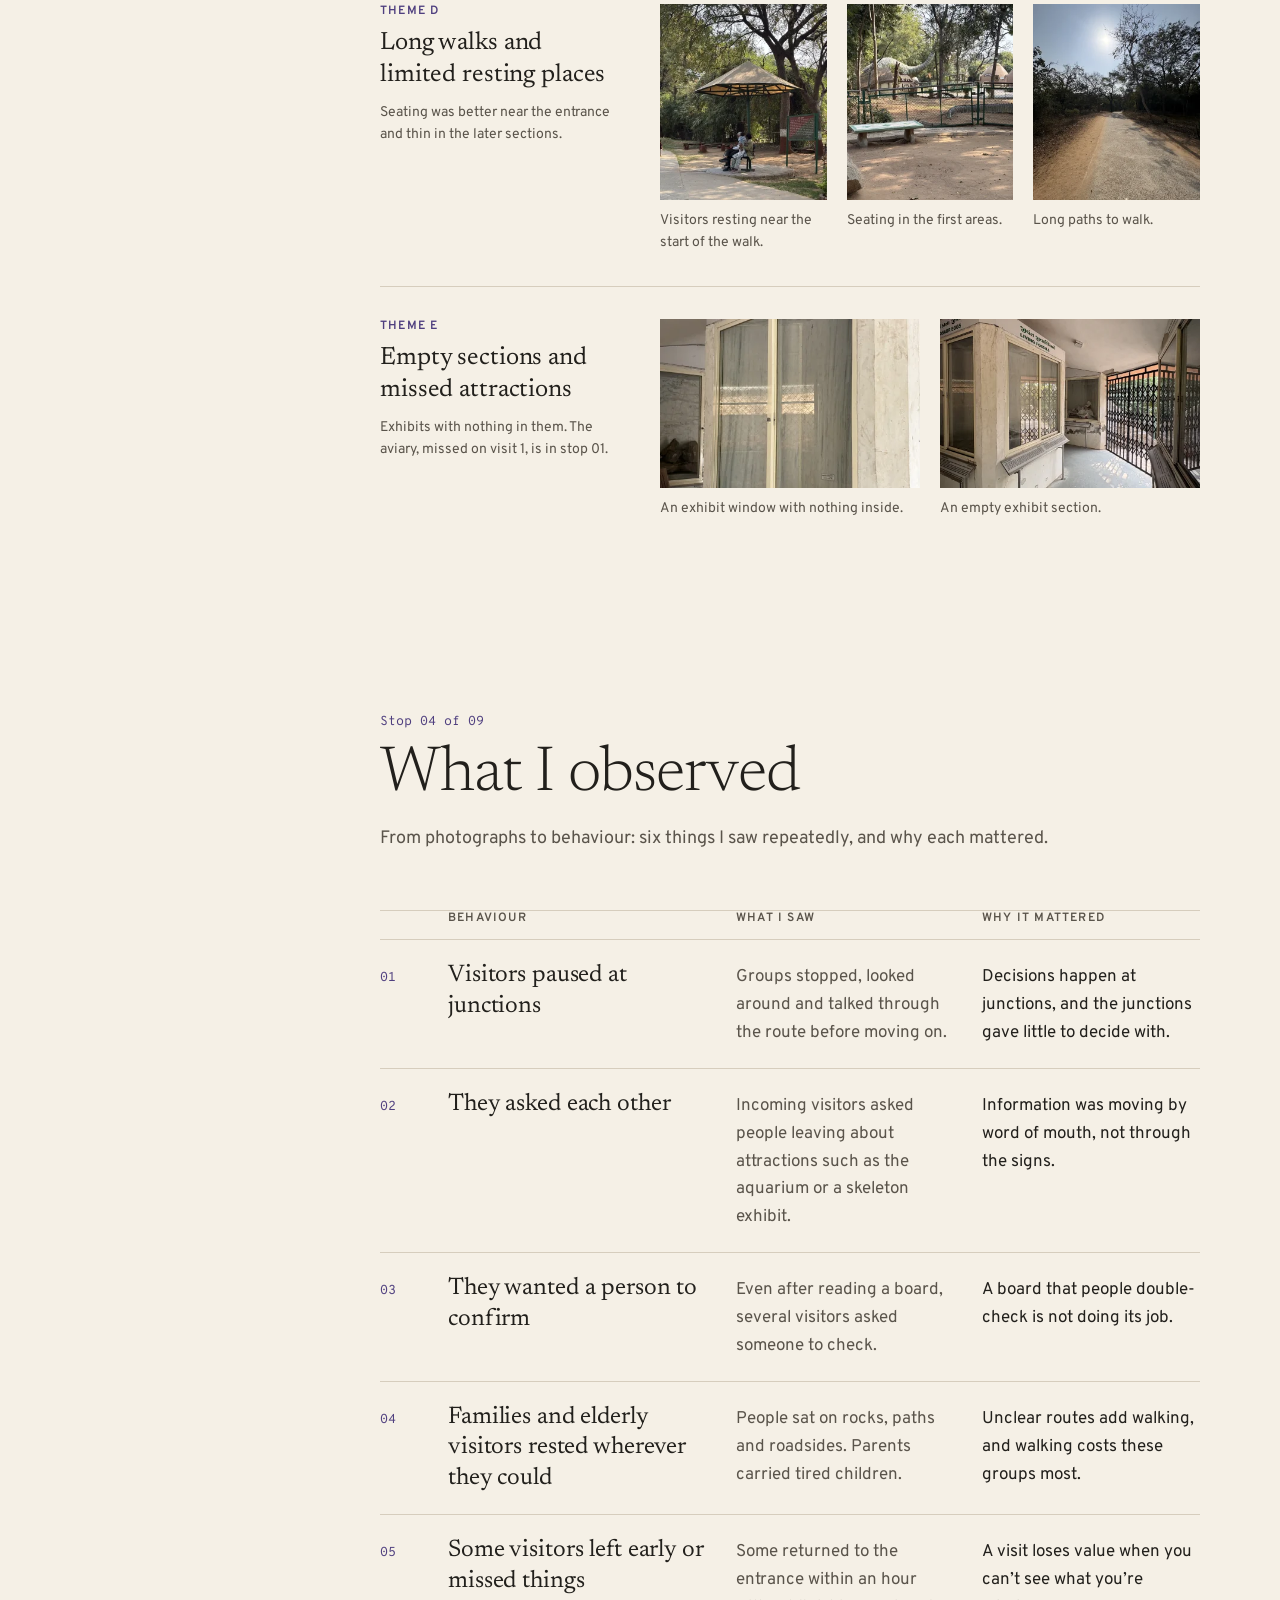
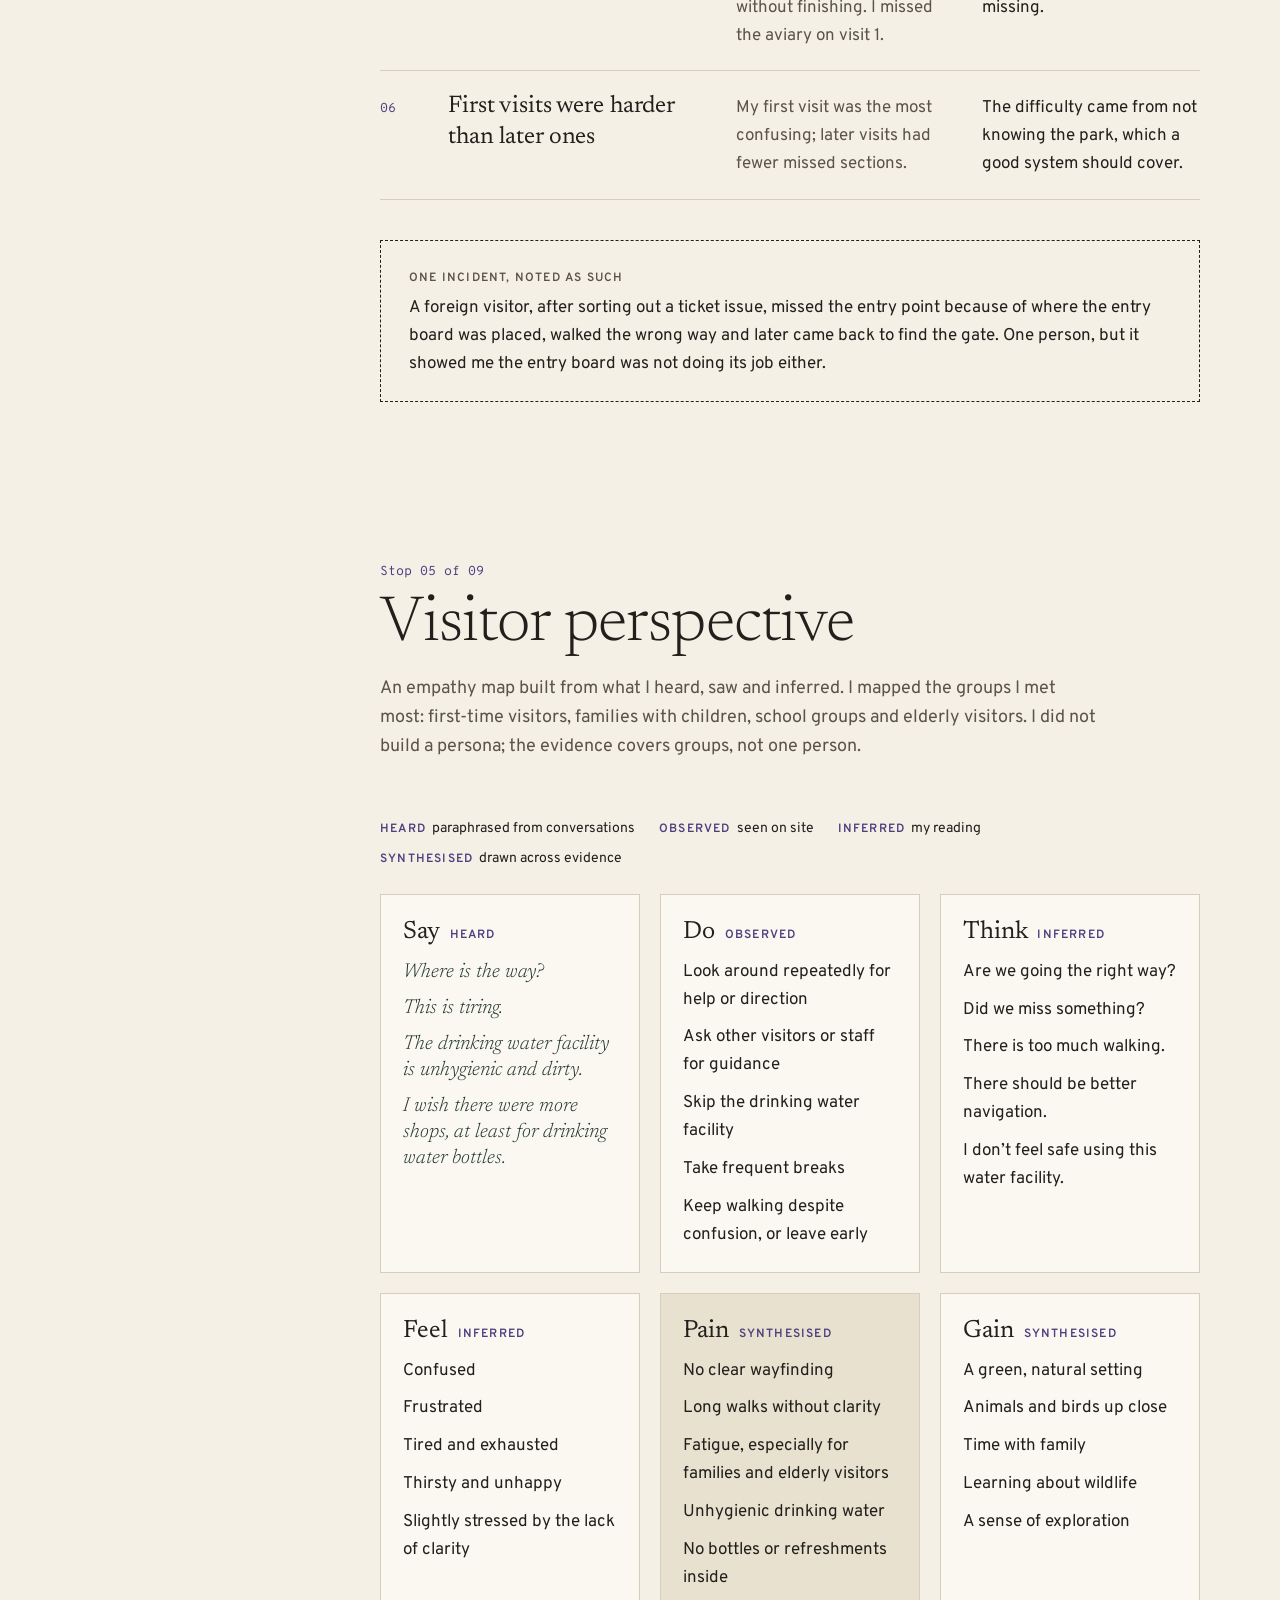
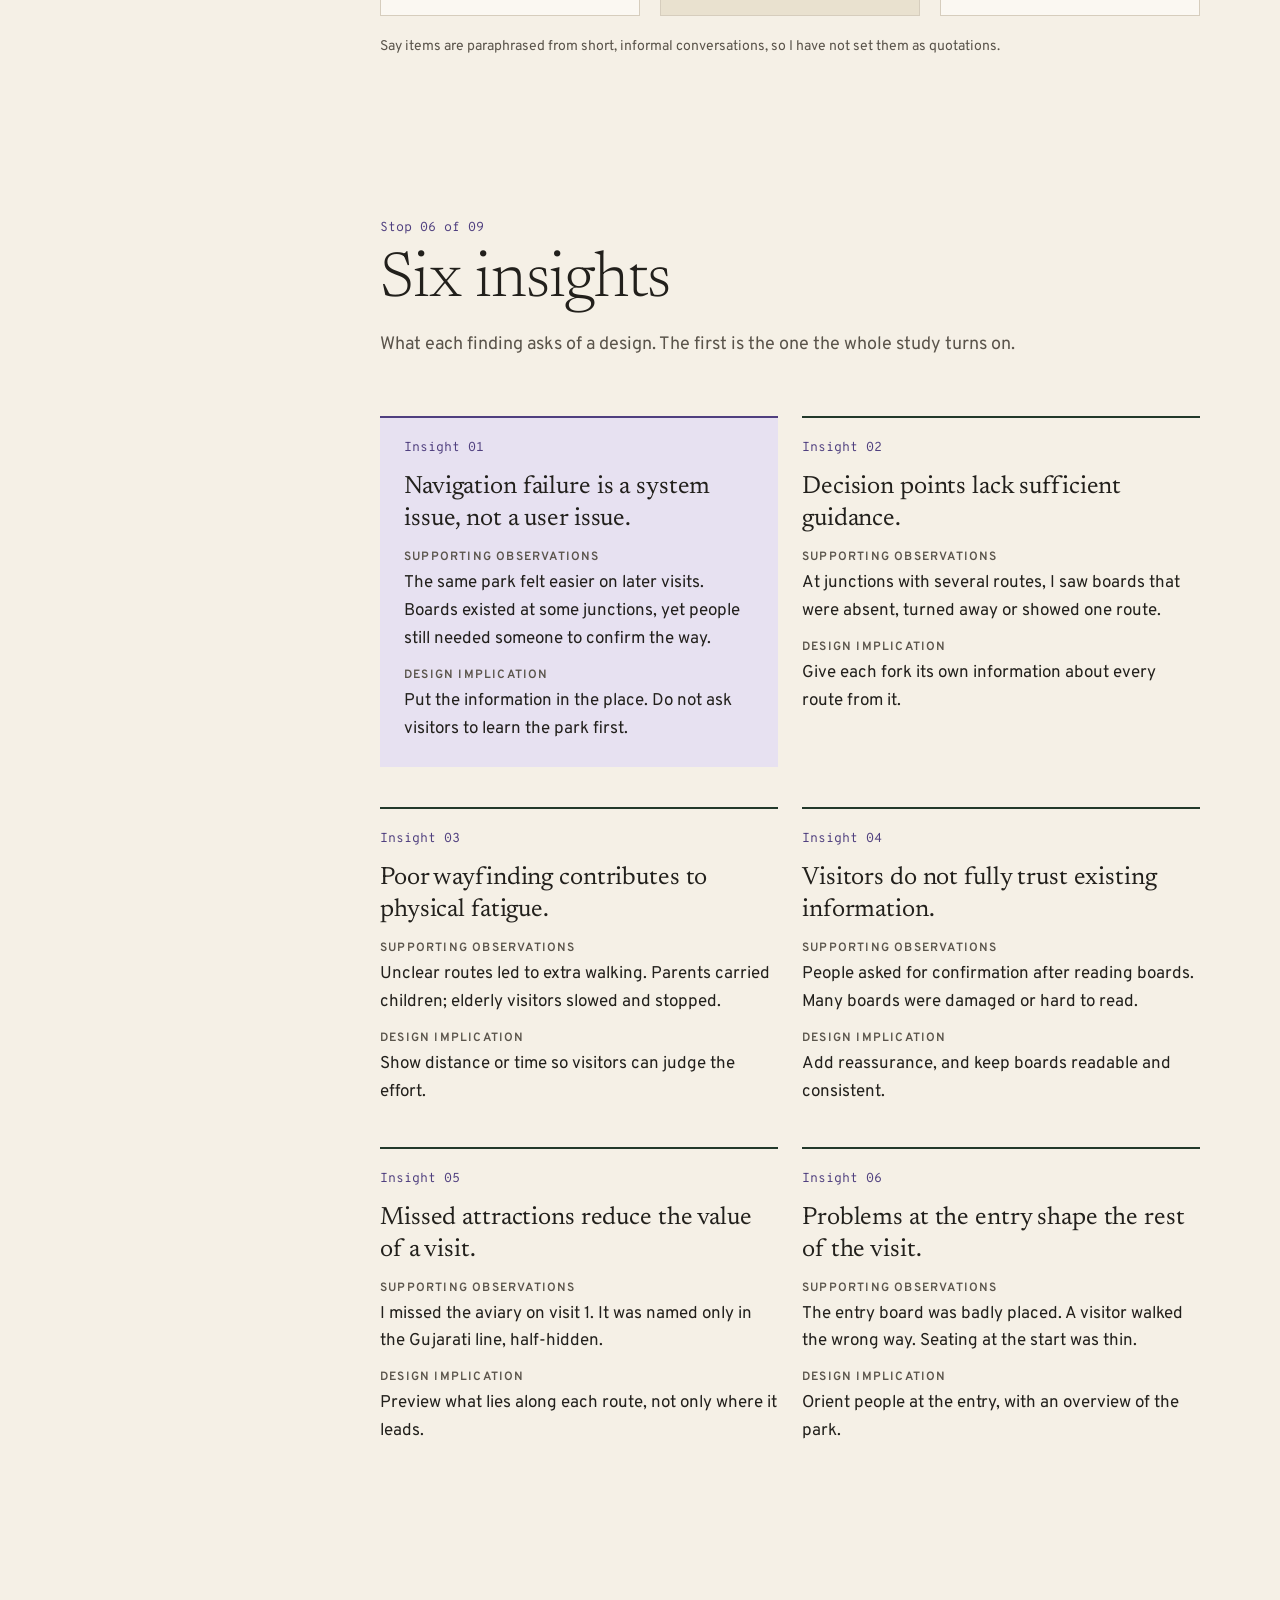
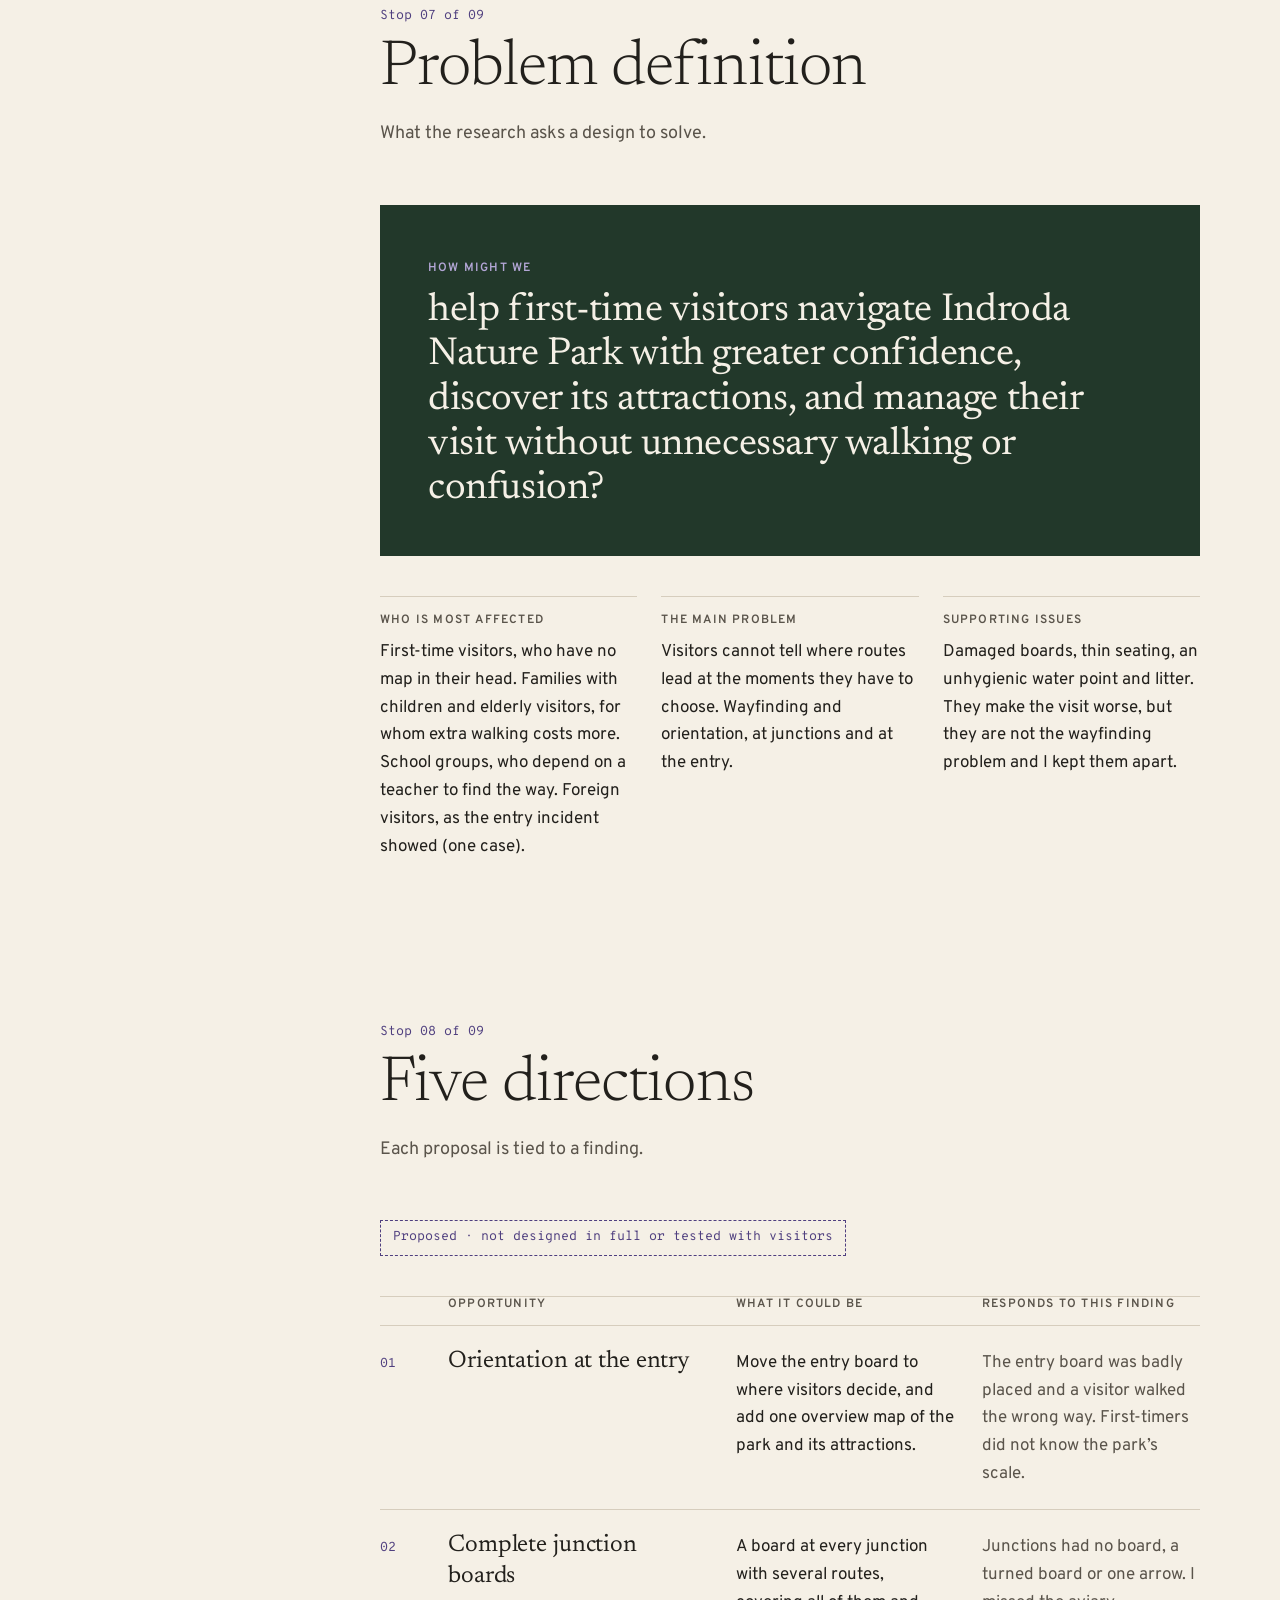
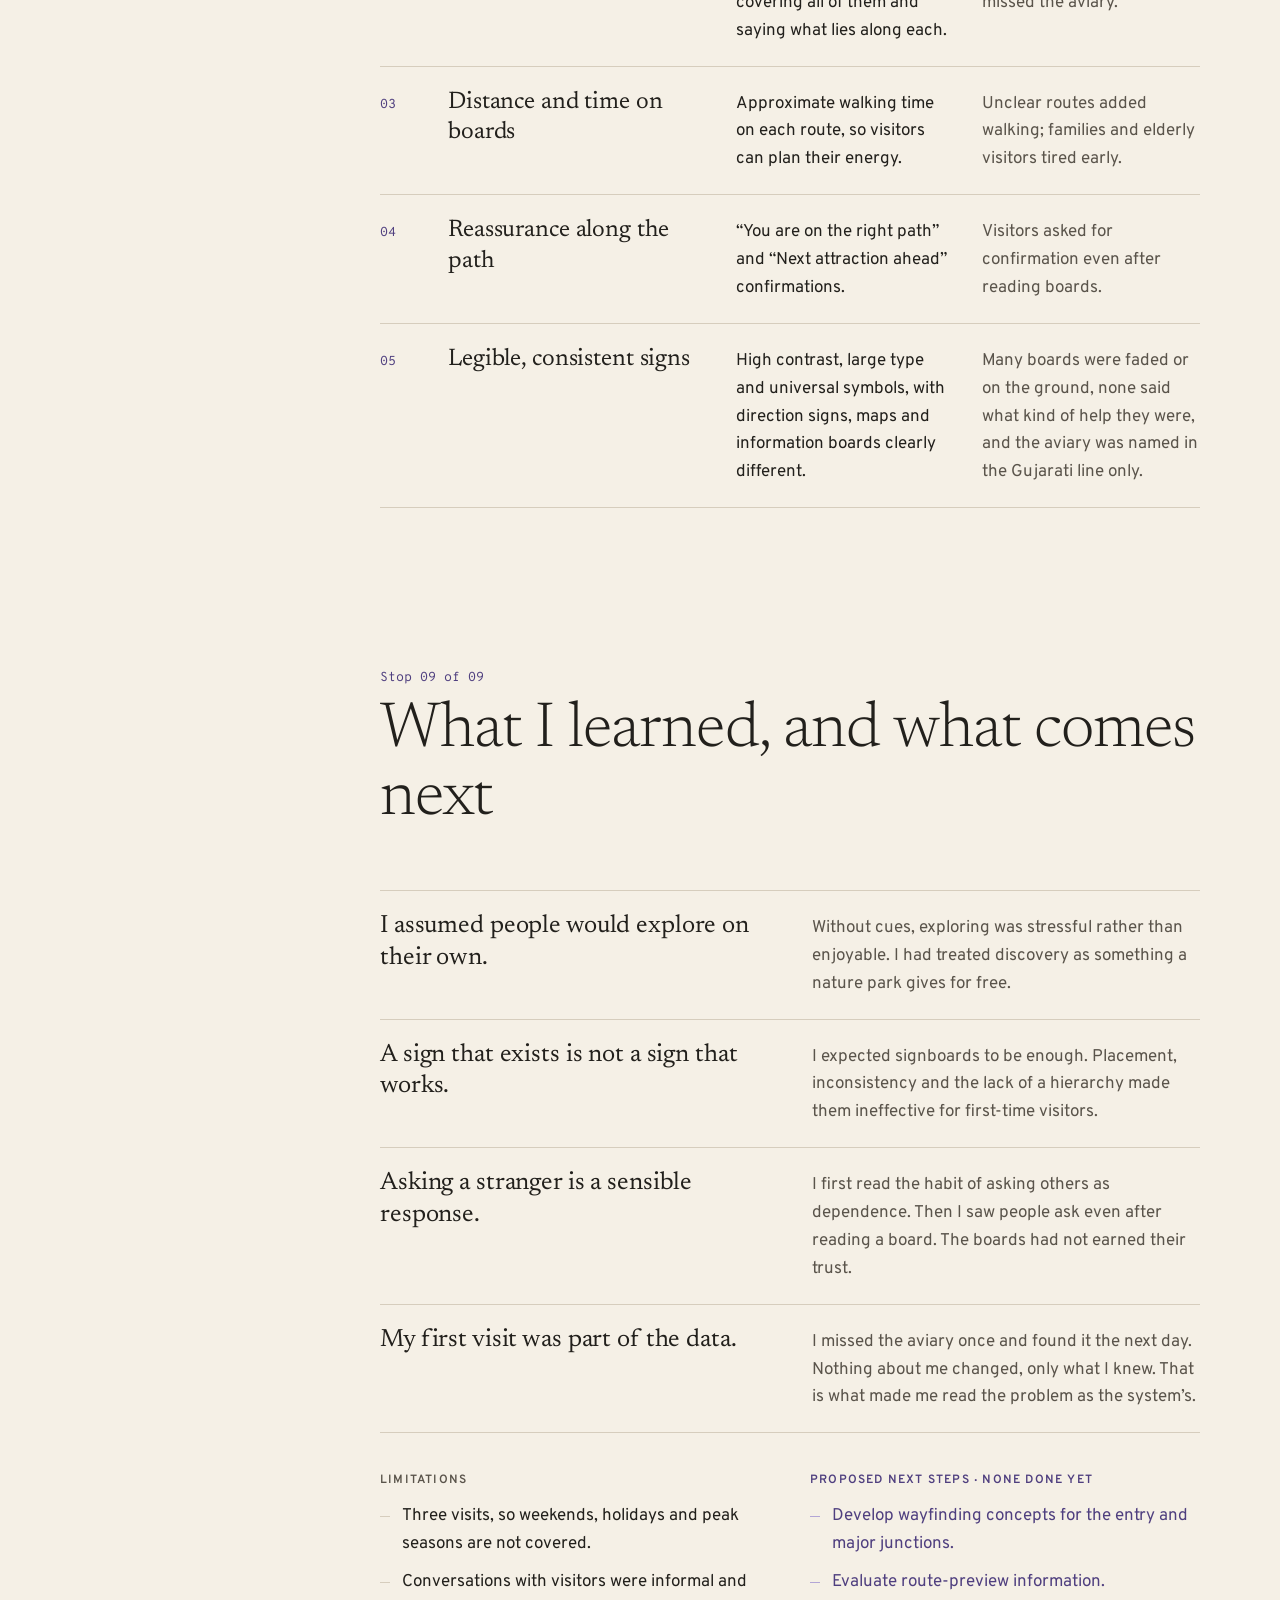
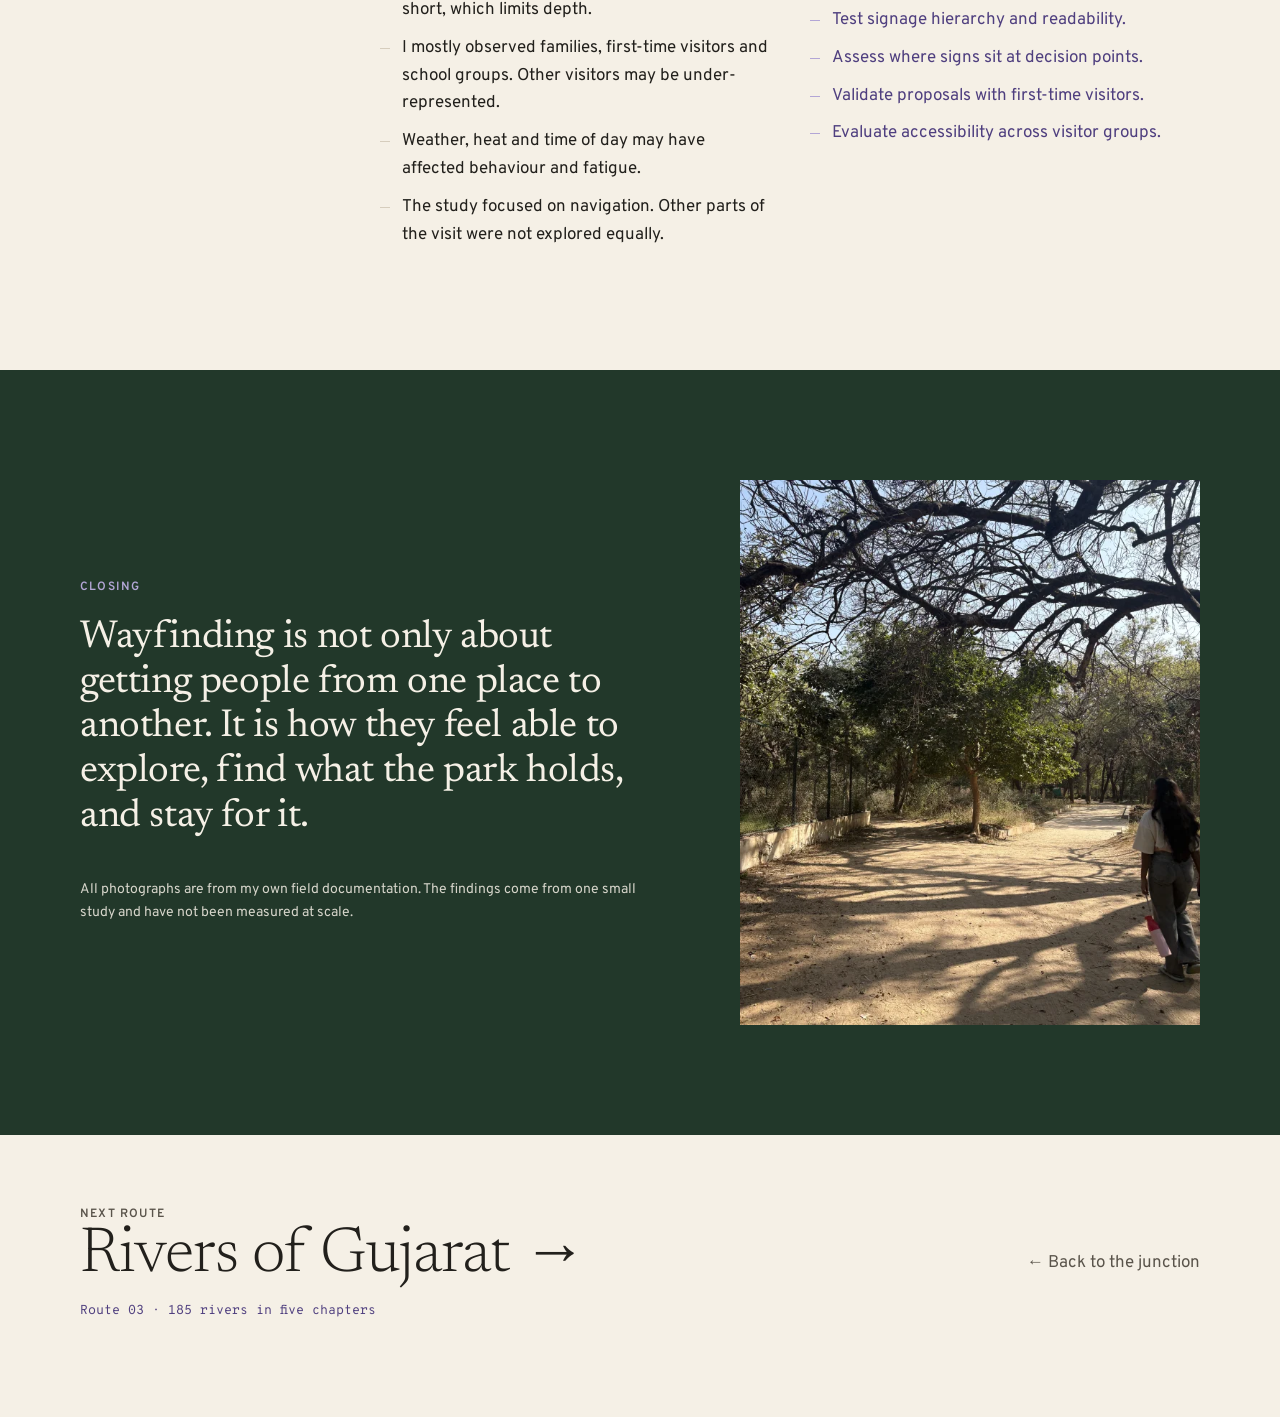
<file: work/indroda-nature-park.html>
<!doctype html>
<html lang="en">
<head>
<meta charset="utf-8">
<meta name="viewport" content="width=device-width, initial-scale=1">
<title>Indroda Nature Park · Kinjal Dave</title>
<meta name="description" content="Case study: a field study of how first-time visitors find their way around Indroda Nature Park in Gandhinagar, and where its signage lets them down.">
<meta property="og:title" content="Indroda Nature Park · Kinjal Dave">
<meta property="og:description" content="A field study of wayfinding in a nature park: three visits, six insights and five proposed directions.">
<meta name="theme-color" content="#F5F0E6">
<link rel="icon" href="data:image/svg+xml,%3Csvg xmlns='http://www.w3.org/2000/svg' viewBox='0 0 32 32'%3E%3Crect x='13' y='2' width='4' height='28' fill='%2322201C'/%3E%3Cpath d='M17 7h9l4 4-4 4h-9z' fill='%23B3A6D6'/%3E%3C/svg%3E">
<link rel="preload" href="../fonts/newsreader-latin-300-normal.woff2" as="font" type="font/woff2" crossorigin>
<link rel="preload" href="../fonts/overpass-latin-400-normal.woff2" as="font" type="font/woff2" crossorigin>
<link rel="stylesheet" href="../css/site.css">
</head>
<body>
<a class="skip" href="#content">Skip to content</a>
<header class="nav">
  <div class="wrap">
    <p class="crumb"><a class="who" href="../index.html">Kinjal Dave</a><span class="sep">&nbsp; / &nbsp;</span>Indroda Nature Park</p>
    <a class="back" href="../index.html#top">← Back to the junction</a>
  </div>
</header>
<div class="progress" aria-hidden="true"></div>
<main id="content">
<figure class="opening-photo"><img src="../img/in-hero-path.webp" alt="A long, empty dirt path through dry forest at Indroda Nature Park." width="2880" height="1240"><figcaption>Visit 1 · Indroda Nature Park, Gandhinagar</figcaption></figure>
<section class="cs-open">
  <div class="wrap">
    <p class="label">Route 02 · 9 stops</p>
    <p class="label soft" style="margin-top:24px">Case study · UX research</p>
    <h1 class="t-xl">Indroda Nature Park</h1>
    <p class="t-it it" style="color:var(--indroda-forest)">At a junction, the park asks you to choose without telling you between what.</p>
    <dl class="glance">
      <div><dt class="label">Problem</dt><dd class="b-m">First-time visitors can’t tell where routes lead at the moments they have to choose: at junctions and at the entry.</dd></div>
      <div><dt class="label">My role</dt><dd class="b-m">Solo researcher. I planned the study, did the fieldwork and wrote the synthesis. M.Des research module, 20 Jan – 3 Feb 2026.</dd></div>
      <div><dt class="label">Key insight</dt><dd class="t-s">Navigation failure is a system issue, not a user issue.</dd></div>
      <div><dt class="label">What I did</dt><dd class="b-m">Secondary research, observation, contextual inquiry, conversations with visitors and photo documentation; an empathy map, six insights, a problem definition and five directions.</dd></div>
      <div><dt class="label">Status</dt><dd class="b-m">Research and framing. Directions not yet designed in full or tested with visitors.</dd></div>
    </dl>
    <div class="fieldlog">
      <p class="label soft">From my field log</p>
      <div class="fieldlog-grid">
        <figure><img src="../img/in-faded-board.webp" alt="A faded map board at the park." width="431" height="280" loading="lazy"><figcaption class="cap">Faded map board.</figcaption></figure>
        <figure><img src="../img/in-junction-deer.webp" alt="The Deer–Antelope junction with a small turned board among shrubs." width="1280" height="920" loading="lazy"><figcaption class="cap">The Deer–Antelope junction. A turned board, one arrow, partly hidden by shrubs.</figcaption></figure>
        <figure><img src="../img/in-board-ground.webp" alt="A damaged information board lying on the ground." width="280" height="330" loading="lazy"><figcaption class="cap">A damaged board lying on the ground.</figcaption></figure>
      </div>
    </div>
  </div>
</section>
<div class="cs">
<nav class="rail dashed" style="--rail:var(--indroda-forest)" aria-label="Case study stops">
  <p class="label route-name">Route 02 · Indroda</p>
  <ol><li><a href="#s1"><span class="n">01</span><span>The fork I missed</span></a></li><li><a href="#s2"><span class="n">02</span><span>Three visits, three questions</span></a></li><li><a href="#s3"><span class="n">03</span><span>On the ground</span></a></li><li><a href="#s4"><span class="n">04</span><span>What I observed</span></a></li><li><a href="#s5"><span class="n">05</span><span>Visitor perspective</span></a></li><li><a href="#s6"><span class="n">06</span><span>Six insights</span></a></li><li><a href="#s7"><span class="n">07</span><span>Problem definition</span></a></li><li><a href="#s8"><span class="n">08</span><span>Five directions</span></a></li><li><a href="#s9"><span class="n">09</span><span>Lessons, next steps</span></a></li></ol>
</nav>
<div class="cs-main">

<section class="stop" id="s1">
  <div class="stop-head reveal"><p class="mono">Stop 01 of 09</p><h2 class="t-l">The fork I missed</h2><p class="lede b-l">Indroda is a large park with no obvious flow between its zones, and many visitors come for the first time. On my first visit I finished the whole park and didn’t know the aviary was there.</p></div>
  <div class="stop-body stack">
    <div class="split reveal">
      <figure><img src="../img/in-junction-deer.webp" alt="The Deer–Antelope junction: a sandy fork with a small turned signboard partly hidden by shrubs." width="1280" height="920" loading="lazy"><figcaption class="cap">The Deer–Antelope junction. A turned board with one arrow, partly hidden by shrubs. The path to the aviary is not marked here.</figcaption></figure>
      <div class="b-m" style="display:grid;gap:16px;align-content:start">
        <p class="label soft">What I found on the ground</p>
        <p>The board at this fork was turned, showed one arrow, and named the deer area in English. The Gujarati line also named the small aviary, so it was on the sign, but half-hidden by shrubs.</p>
        <p>I read the English line. A side path with no board led up a flight of stairs to the aviary. On day one I took the straight path. On day two I took the side path.</p>
        <p class="t-it" style="color:var(--indroda-forest)">“I read the English line. In English, nothing told me it existed.”</p>
      </div>
    </div>
    <div class="callout reveal"><p class="label">What this is</p><p class="b-l">The problem I investigated, not an answer I had before the research. I didn’t yet know how many visitors this affected, or why.</p></div>
  </div>
</section>

<section class="stop" id="s2">
  <div class="stop-head reveal"><p class="mono">Stop 02 of 09</p><h2 class="t-l">Three visits, three questions</h2><p class="lede b-l">I started with online reviews, then observed and spoke to visitors on site. Sessions covered mornings and afternoons, 2–3 hours each, as recorded in my daily logs.</p></div>
  <div class="stop-body stack">
    <div class="visits reveal">
      <div><p class="t-m">23 Jan</p><p class="label">Visit 1</p><p class="b-m">Observation, 2–3 hours. Passive at first, then short conversations. The most confusing and tiring visit. I missed the aviary.</p></div>
      <div><p class="t-m">24 Jan</p><p class="label">Visit 2</p><p class="b-m">I took a different route, the side path with stairs, and found the aviary.</p></div>
      <div><p class="t-m">29 Jan</p><p class="label">Visit 3</p><p class="b-m">A later visit with some familiarity. Fewer missed sections and less unnecessary walking.</p></div>
    </div>
    <p class="methods reveal"><span class="tag">Secondary research</span><span class="tag">Ethnographic observation</span><span class="tag">Contextual inquiry</span><span class="tag">Conversations with visitors</span><span class="tag">Photo and video documentation</span></p>
  </div>
</section>

<section class="stop" id="s3">
  <div class="stop-head reveal"><p class="mono">Stop 03 of 09</p><h2 class="t-l">On the ground</h2><p class="lede b-l">Five themes from three visits. The photographs are mine; captions follow my evidence log.</p></div>
  <div class="stop-body">
    <div class="gallery reveal">
      <div><p class="label">Theme A</p><h3 class="t-s">Junctions without clear directional information</h3><p class="cap">Where routes diverge, boards were few, small or to one side.</p></div>
      <div class="pics">
        <figure><img src="../img/in-junction.webp" alt="A junction where several routes meet." width="280" height="360" loading="lazy"><figcaption class="cap">A junction with several routes.</figcaption></figure>
        <figure><img src="../img/in-junction-path.webp" alt="A forking path with no board." width="280" height="360" loading="lazy"><figcaption class="cap">A path without a board where it forks.</figcaption></figure>
        <figure><img src="../img/in-botanical.webp" alt="The botanical garden, a wide area with little signage." width="280" height="360" loading="lazy"><figcaption class="cap">Botanical garden: vast, with too little navigation information.</figcaption></figure>
      </div>
    </div>
    <div class="gallery reveal">
      <div><p class="label">Theme B</p><h3 class="t-s">Damaged or hard-to-read boards</h3><p class="cap">Information boards faded, stained, torn or lying on the ground.</p></div>
      <div class="pics land">
        <figure><img src="../img/in-faded-board.webp" alt="A faded map board." width="431" height="280" loading="lazy"><figcaption class="cap">Faded map board.</figcaption></figure>
        <figure><img src="../img/in-ruined-board.webp" alt="An information board in ruined condition." width="431" height="280" loading="lazy"><figcaption class="cap">Board in ruined condition.</figcaption></figure>
        <figure><img src="../img/in-board-ground.webp" alt="A damaged board lying on the ground." width="280" height="330" loading="lazy"><figcaption class="cap">A damaged board lying on the ground.</figcaption></figure>
      </div>
    </div>
    <div class="gallery reveal">
      <div><p class="label">Theme C</p><h3 class="t-s">Visitors stopping and hesitating</h3><p class="cap">Seen in person and in field notes, not captured in photographs.</p></div>
      <div class="note boxed" style="border:1px dashed var(--rule);align-self:start"><p class="label">From my field notes</p><p class="b-m" style="margin-top:8px">Groups stopped at junctions to discuss which way to go. Parents and elderly visitors often hesitated at intersections. Some asked other visitors or staff, even after reading a board.</p></div>
    </div>
    <div class="gallery reveal">
      <div><p class="label">Theme D</p><h3 class="t-s">Long walks and limited resting places</h3><p class="cap">Seating was better near the entrance and thin in the later sections.</p></div>
      <div class="pics mid">
        <figure><img src="../img/in-resting.webp" alt="Visitors resting near the start of the walk." width="280" height="330" loading="lazy"><figcaption class="cap">Visitors resting near the start of the walk.</figcaption></figure>
        <figure><img src="../img/in-seating.webp" alt="Benches in the first areas of the park." width="280" height="330" loading="lazy"><figcaption class="cap">Seating in the first areas.</figcaption></figure>
        <figure><img src="../img/in-long-paths.webp" alt="A long path stretching ahead." width="280" height="330" loading="lazy"><figcaption class="cap">Long paths to walk.</figcaption></figure>
      </div>
    </div>
    <div class="gallery reveal">
      <div><p class="label">Theme E</p><h3 class="t-s">Empty sections and missed attractions</h3><p class="cap">Exhibits with nothing in them. The aviary, missed on visit 1, is in stop 01.</p></div>
      <div class="pics two">
        <figure><img src="../img/in-empty-1.webp" alt="An exhibit window with nothing inside." width="431" height="280" loading="lazy"><figcaption class="cap">An exhibit window with nothing inside.</figcaption></figure>
        <figure><img src="../img/in-empty-2.webp" alt="An empty exhibit section." width="431" height="280" loading="lazy"><figcaption class="cap">An empty exhibit section.</figcaption></figure>
      </div>
    </div>
  </div>
</section>

<section class="stop" id="s4">
  <div class="stop-head reveal"><p class="mono">Stop 04 of 09</p><h2 class="t-l">What I observed</h2><p class="lede b-l">From photographs to behaviour: six things I saw repeatedly, and why each mattered.</p></div>
  <div class="stop-body stack">
    <div class="table obs reveal" role="table" aria-label="What I observed">
      <div class="tr th" role="row"><span role="columnheader"><span class="vh">Number</span></span><span class="label" role="columnheader">Behaviour</span><span class="label" role="columnheader">What I saw</span><span class="label" role="columnheader">Why it mattered</span></div>
      <div class="tr" role="row"><span class="mono lav" role="cell">01</span><p class="t-s" role="cell">Visitors paused at junctions</p><p class="b-m soft" role="cell" data-label="What I saw">Groups stopped, looked around and talked through the route before moving on.</p><p class="b-m" role="cell" data-label="Why it mattered">Decisions happen at junctions, and the junctions gave little to decide with.</p></div>
      <div class="tr" role="row"><span class="mono lav" role="cell">02</span><p class="t-s" role="cell">They asked each other</p><p class="b-m soft" role="cell" data-label="What I saw">Incoming visitors asked people leaving about attractions such as the aquarium or a skeleton exhibit.</p><p class="b-m" role="cell" data-label="Why it mattered">Information was moving by word of mouth, not through the signs.</p></div>
      <div class="tr" role="row"><span class="mono lav" role="cell">03</span><p class="t-s" role="cell">They wanted a person to confirm</p><p class="b-m soft" role="cell" data-label="What I saw">Even after reading a board, several visitors asked someone to check.</p><p class="b-m" role="cell" data-label="Why it mattered">A board that people double-check is not doing its job.</p></div>
      <div class="tr" role="row"><span class="mono lav" role="cell">04</span><p class="t-s" role="cell">Families and elderly visitors rested wherever they could</p><p class="b-m soft" role="cell" data-label="What I saw">People sat on rocks, paths and roadsides. Parents carried tired children.</p><p class="b-m" role="cell" data-label="Why it mattered">Unclear routes add walking, and walking costs these groups most.</p></div>
      <div class="tr" role="row"><span class="mono lav" role="cell">05</span><p class="t-s" role="cell">Some visitors left early or missed things</p><p class="b-m soft" role="cell" data-label="What I saw">Some returned to the entrance within an hour without finishing. I missed the aviary on visit 1.</p><p class="b-m" role="cell" data-label="Why it mattered">A visit loses value when you can’t see what you’re missing.</p></div>
      <div class="tr" role="row"><span class="mono lav" role="cell">06</span><p class="t-s" role="cell">First visits were harder than later ones</p><p class="b-m soft" role="cell" data-label="What I saw">My first visit was the most confusing; later visits had fewer missed sections.</p><p class="b-m" role="cell" data-label="Why it mattered">The difficulty came from not knowing the park, which a good system should cover.</p></div>
    </div>
    <div class="note reveal"><p class="label">One incident, noted as such</p><p class="b-m">A foreign visitor, after sorting out a ticket issue, missed the entry point because of where the entry board was placed, walked the wrong way and later came back to find the gate. One person, but it showed me the entry board was not doing its job either.</p></div>
  </div>
</section>

<section class="stop" id="s5">
  <div class="stop-head reveal"><p class="mono">Stop 05 of 09</p><h2 class="t-l">Visitor perspective</h2><p class="lede b-l">An empathy map built from what I heard, saw and inferred. I mapped the groups I met most: first-time visitors, families with children, school groups and elderly visitors. I did not build a persona; the evidence covers groups, not one person.</p></div>
  <div class="stop-body reveal">
    <p class="ekey b-s"><span><span class="label">Heard</span>paraphrased from conversations</span><span><span class="label">Observed</span>seen on site</span><span><span class="label">Inferred</span>my reading</span><span><span class="label">Synthesised</span>drawn across evidence</span></p>
    <div class="empathy">
      <div class="say"><h3 class="t-s"><span>Say</span> <span class="label">Heard</span></h3><ul><li>Where is the way?</li><li>This is tiring.</li><li>The drinking water facility is unhygienic and dirty.</li><li>I wish there were more shops, at least for drinking water bottles.</li></ul></div>
      <div><h3 class="t-s"><span>Do</span> <span class="label">Observed</span></h3><ul class="b-m"><li>Look around repeatedly for help or direction</li><li>Ask other visitors or staff for guidance</li><li>Skip the drinking water facility</li><li>Take frequent breaks</li><li>Keep walking despite confusion, or leave early</li></ul></div>
      <div><h3 class="t-s"><span>Think</span> <span class="label">Inferred</span></h3><ul class="b-m"><li>Are we going the right way?</li><li>Did we miss something?</li><li>There is too much walking.</li><li>There should be better navigation.</li><li>I don’t feel safe using this water facility.</li></ul></div>
      <div><h3 class="t-s"><span>Feel</span> <span class="label">Inferred</span></h3><ul class="b-m"><li>Confused</li><li>Frustrated</li><li>Tired and exhausted</li><li>Thirsty and unhappy</li><li>Slightly stressed by the lack of clarity</li></ul></div>
      <div class="pain"><h3 class="t-s"><span>Pain</span> <span class="label">Synthesised</span></h3><ul class="b-m"><li>No clear wayfinding</li><li>Long walks without clarity</li><li>Fatigue, especially for families and elderly visitors</li><li>Unhygienic drinking water</li><li>No bottles or refreshments inside</li></ul></div>
      <div><h3 class="t-s"><span>Gain</span> <span class="label">Synthesised</span></h3><ul class="b-m"><li>A green, natural setting</li><li>Animals and birds up close</li><li>Time with family</li><li>Learning about wildlife</li><li>A sense of exploration</li></ul></div>
    </div>
    <p class="cap" style="margin-top:20px">Say items are paraphrased from short, informal conversations, so I have not set them as quotations.</p>
  </div>
</section>

<section class="stop" id="s6">
  <div class="stop-head reveal"><p class="mono">Stop 06 of 09</p><h2 class="t-l">Six insights</h2><p class="lede b-l">What each finding asks of a design. The first is the one the whole study turns on.</p></div>
  <div class="stop-body insights">
    <div class="insight key reveal"><p class="mono">Insight 01</p><h3 class="t-s">Navigation failure is a system issue, not a user issue.</h3><div><p class="label">Supporting observations</p><p class="b-m">The same park felt easier on later visits. Boards existed at some junctions, yet people still needed someone to confirm the way.</p></div><div><p class="label">Design implication</p><p class="b-m">Put the information in the place. Do not ask visitors to learn the park first.</p></div></div>
    <div class="insight reveal"><p class="mono">Insight 02</p><h3 class="t-s">Decision points lack sufficient guidance.</h3><div><p class="label">Supporting observations</p><p class="b-m">At junctions with several routes, I saw boards that were absent, turned away or showed one route.</p></div><div><p class="label">Design implication</p><p class="b-m">Give each fork its own information about every route from it.</p></div></div>
    <div class="insight reveal"><p class="mono">Insight 03</p><h3 class="t-s">Poor wayfinding contributes to physical fatigue.</h3><div><p class="label">Supporting observations</p><p class="b-m">Unclear routes led to extra walking. Parents carried children; elderly visitors slowed and stopped.</p></div><div><p class="label">Design implication</p><p class="b-m">Show distance or time so visitors can judge the effort.</p></div></div>
    <div class="insight reveal"><p class="mono">Insight 04</p><h3 class="t-s">Visitors do not fully trust existing information.</h3><div><p class="label">Supporting observations</p><p class="b-m">People asked for confirmation after reading boards. Many boards were damaged or hard to read.</p></div><div><p class="label">Design implication</p><p class="b-m">Add reassurance, and keep boards readable and consistent.</p></div></div>
    <div class="insight reveal"><p class="mono">Insight 05</p><h3 class="t-s">Missed attractions reduce the value of a visit.</h3><div><p class="label">Supporting observations</p><p class="b-m">I missed the aviary on visit 1. It was named only in the Gujarati line, half-hidden.</p></div><div><p class="label">Design implication</p><p class="b-m">Preview what lies along each route, not only where it leads.</p></div></div>
    <div class="insight reveal"><p class="mono">Insight 06</p><h3 class="t-s">Problems at the entry shape the rest of the visit.</h3><div><p class="label">Supporting observations</p><p class="b-m">The entry board was badly placed. A visitor walked the wrong way. Seating at the start was thin.</p></div><div><p class="label">Design implication</p><p class="b-m">Orient people at the entry, with an overview of the park.</p></div></div>
  </div>
</section>

<section class="stop" id="s7">
  <div class="stop-head reveal"><p class="mono">Stop 07 of 09</p><h2 class="t-l">Problem definition</h2><p class="lede b-l">What the research asks a design to solve.</p></div>
  <div class="stop-body stack">
    <div class="hmw reveal"><p class="label">How might we</p><p class="t-m">help first-time visitors navigate Indroda Nature Park with greater confidence, discover its attractions, and manage their visit without unnecessary walking or confusion?</p></div>
    <div class="three parts reveal">
      <div><p class="label soft">Who is most affected</p><p class="b-m">First-time visitors, who have no map in their head. Families with children and elderly visitors, for whom extra walking costs more. School groups, who depend on a teacher to find the way. Foreign visitors, as the entry incident showed (one case).</p></div>
      <div><p class="label soft">The main problem</p><p class="b-m">Visitors cannot tell where routes lead at the moments they have to choose. Wayfinding and orientation, at junctions and at the entry.</p></div>
      <div><p class="label soft">Supporting issues</p><p class="b-m">Damaged boards, thin seating, an unhygienic water point and litter. They make the visit worse, but they are not the wayfinding problem and I kept them apart.</p></div>
    </div>
  </div>
</section>

<section class="stop" id="s8">
  <div class="stop-head reveal"><p class="mono">Stop 08 of 09</p><h2 class="t-l">Five directions</h2><p class="lede b-l">Each proposal is tied to a finding.</p></div>
  <div class="stop-body stack">
    <p class="reveal"><span class="flag">Proposed · not designed in full or tested with visitors</span></p>
    <div class="table obs reveal" role="table" aria-label="Five proposed directions">
      <div class="tr th" role="row"><span role="columnheader"><span class="vh">Number</span></span><span class="label" role="columnheader">Opportunity</span><span class="label" role="columnheader">What it could be</span><span class="label" role="columnheader">Responds to this finding</span></div>
      <div class="tr" role="row"><span class="mono lav" role="cell">01</span><p class="t-s" role="cell">Orientation at the entry</p><p class="b-m" role="cell" data-label="What it could be">Move the entry board to where visitors decide, and add one overview map of the park and its attractions.</p><p class="b-m soft" role="cell" data-label="Responds to this finding">The entry board was badly placed and a visitor walked the wrong way. First-timers did not know the park’s scale.</p></div>
      <div class="tr" role="row"><span class="mono lav" role="cell">02</span><p class="t-s" role="cell">Complete junction boards</p><p class="b-m" role="cell" data-label="What it could be">A board at every junction with several routes, covering all of them and saying what lies along each.</p><p class="b-m soft" role="cell" data-label="Responds to this finding">Junctions had no board, a turned board or one arrow. I missed the aviary.</p></div>
      <div class="tr" role="row"><span class="mono lav" role="cell">03</span><p class="t-s" role="cell">Distance and time on boards</p><p class="b-m" role="cell" data-label="What it could be">Approximate walking time on each route, so visitors can plan their energy.</p><p class="b-m soft" role="cell" data-label="Responds to this finding">Unclear routes added walking; families and elderly visitors tired early.</p></div>
      <div class="tr" role="row"><span class="mono lav" role="cell">04</span><p class="t-s" role="cell">Reassurance along the path</p><p class="b-m" role="cell" data-label="What it could be">“You are on the right path” and “Next attraction ahead” confirmations.</p><p class="b-m soft" role="cell" data-label="Responds to this finding">Visitors asked for confirmation even after reading boards.</p></div>
      <div class="tr" role="row"><span class="mono lav" role="cell">05</span><p class="t-s" role="cell">Legible, consistent signs</p><p class="b-m" role="cell" data-label="What it could be">High contrast, large type and universal symbols, with direction signs, maps and information boards clearly different.</p><p class="b-m soft" role="cell" data-label="Responds to this finding">Many boards were faded or on the ground, none said what kind of help they were, and the aviary was named in the Gujarati line only.</p></div>
    </div>
  </div>
</section>

<section class="stop" id="s9">
  <div class="stop-head reveal"><p class="mono">Stop 09 of 09</p><h2 class="t-l">What I learned, and what comes next</h2></div>
  <div class="stop-body stack">
    <div class="table lessons reveal">
      <div class="tr"><p class="t-s">I assumed people would explore on their own.</p><p class="b-m soft">Without cues, exploring was stressful rather than enjoyable. I had treated discovery as something a nature park gives for free.</p></div>
      <div class="tr"><p class="t-s">A sign that exists is not a sign that works.</p><p class="b-m soft">I expected signboards to be enough. Placement, inconsistency and the lack of a hierarchy made them ineffective for first-time visitors.</p></div>
      <div class="tr"><p class="t-s">Asking a stranger is a sensible response.</p><p class="b-m soft">I first read the habit of asking others as dependence. Then I saw people ask even after reading a board. The boards had not earned their trust.</p></div>
      <div class="tr"><p class="t-s">My first visit was part of the data.</p><p class="b-m soft">I missed the aviary once and found it the next day. Nothing about me changed, only what I knew. That is what made me read the problem as the system’s.</p></div>
    </div>
    <div class="two reveal">
      <div><p class="label soft">Limitations</p><ul class="bullets b-m" style="margin-top:14px;display:grid;gap:10px"><li>Three visits, so weekends, holidays and peak seasons are not covered.</li><li>Conversations with visitors were informal and short, which limits depth.</li><li>I mostly observed families, first-time visitors and school groups. Other visitors may be under-represented.</li><li>Weather, heat and time of day may have affected behaviour and fatigue.</li><li>The study focused on navigation. Other parts of the visit were not explored equally.</li></ul></div>
      <div><p class="label lav">Proposed next steps · none done yet</p><ul class="bullets lav b-m" style="margin-top:14px;display:grid;gap:10px"><li>Develop wayfinding concepts for the entry and major junctions.</li><li>Evaluate route-preview information.</li><li>Test signage hierarchy and readability.</li><li>Assess where signs sit at decision points.</li><li>Validate proposals with first-time visitors.</li><li>Evaluate accessibility across visitor groups.</li></ul></div>
    </div>
  </div>
</section>
<div style="height:120px"></div>
</div>
</div>
<section class="closing" style="background:var(--indroda-forest)" aria-label="Closing">
  <div class="wrap">
    <div><p class="label">Closing</p><p class="t-m">Wayfinding is not only about getting people from one place to another. It is how they feel able to explore, find what the park holds, and stay for it.</p><p class="small">All photographs are from my own field documentation. The findings come from one small study and have not been measured at scale.</p></div>
    <img src="../img/in-closing-path.webp" alt="A path curving away under trees at Indroda Nature Park." width="640" height="759" loading="lazy">
  </div>
</section>
<section class="next" aria-label="Next route">
  <div class="wrap">
    <a class="go" href="rivers-of-gujarat.html"><p class="label soft">Next route</p><p class="t-l">Rivers of Gujarat →</p><p class="mono">Route 03 · 185 rivers in five chapters</p></a>
    <a class="back" href="../index.html#top">← Back to the junction</a>
  </div>
</section>
</main>
<script src="../js/site.js" defer></script>
</body>
</html>
</file>
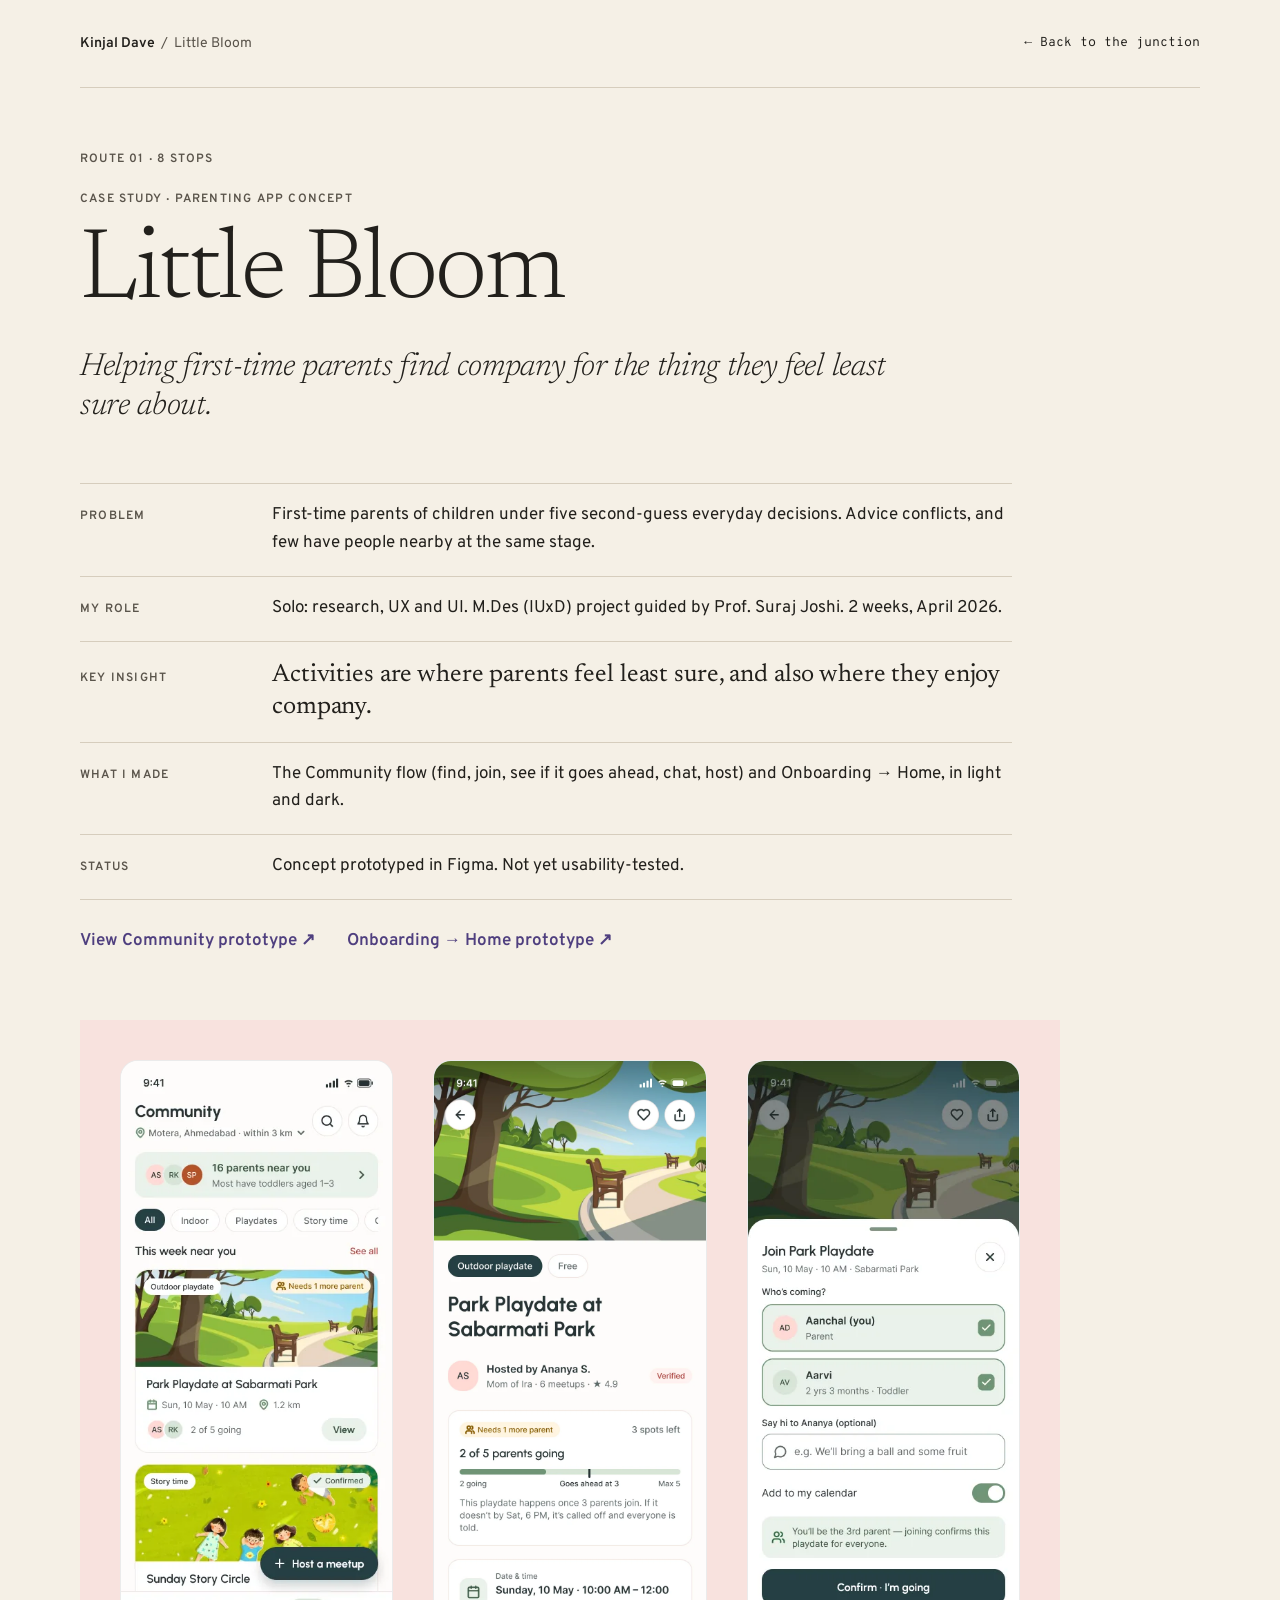
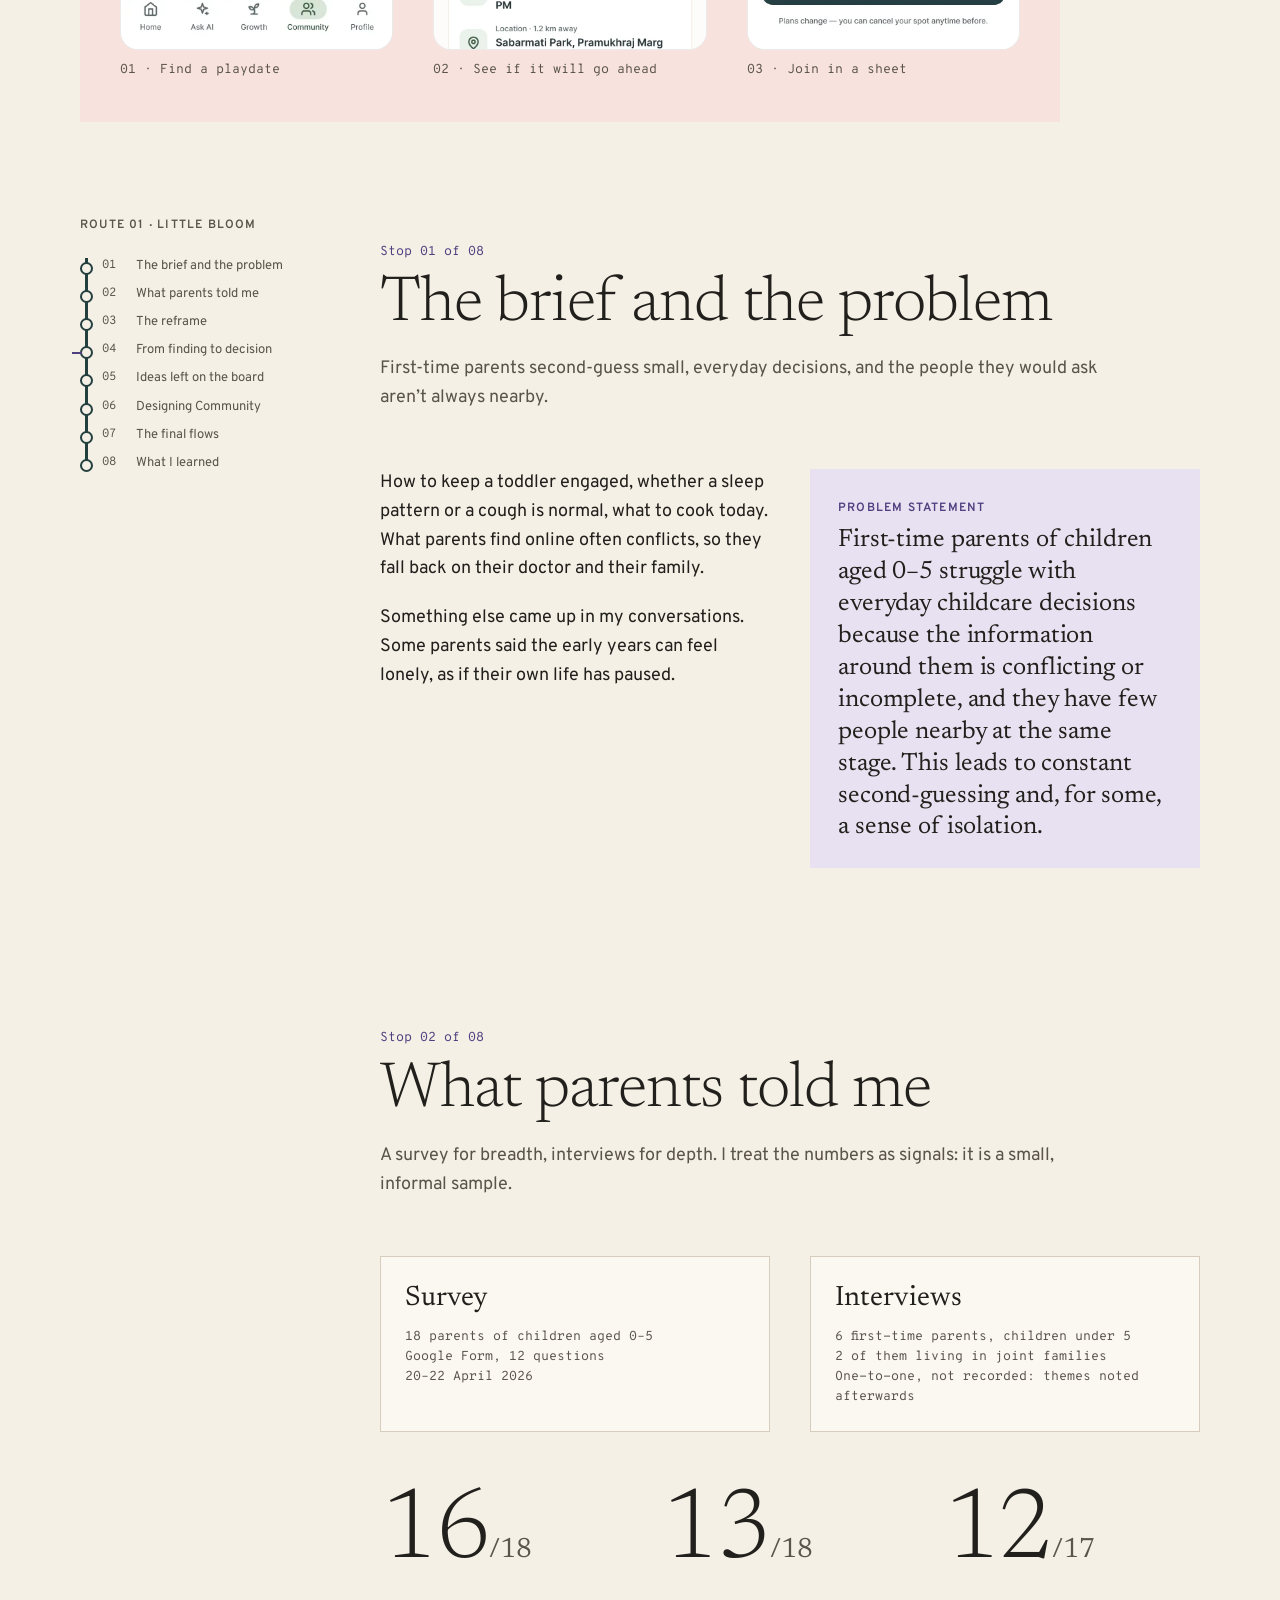
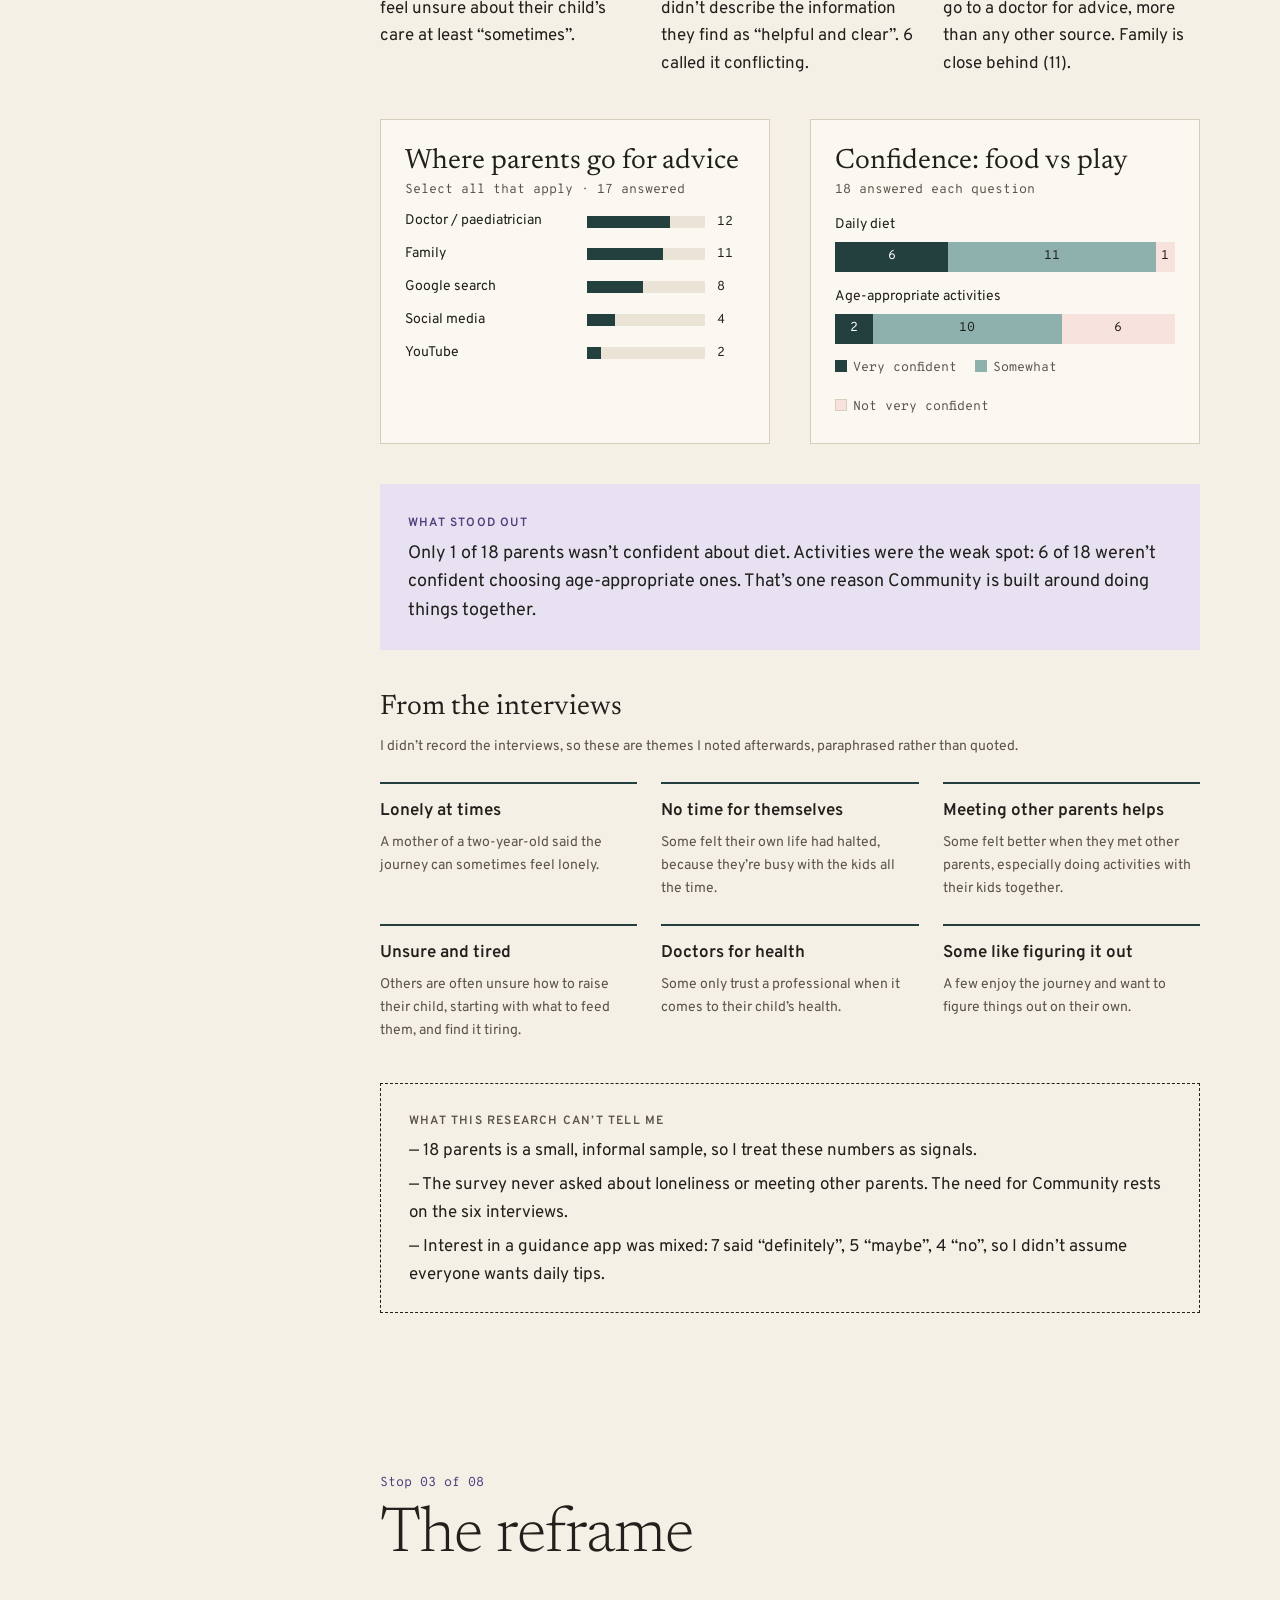
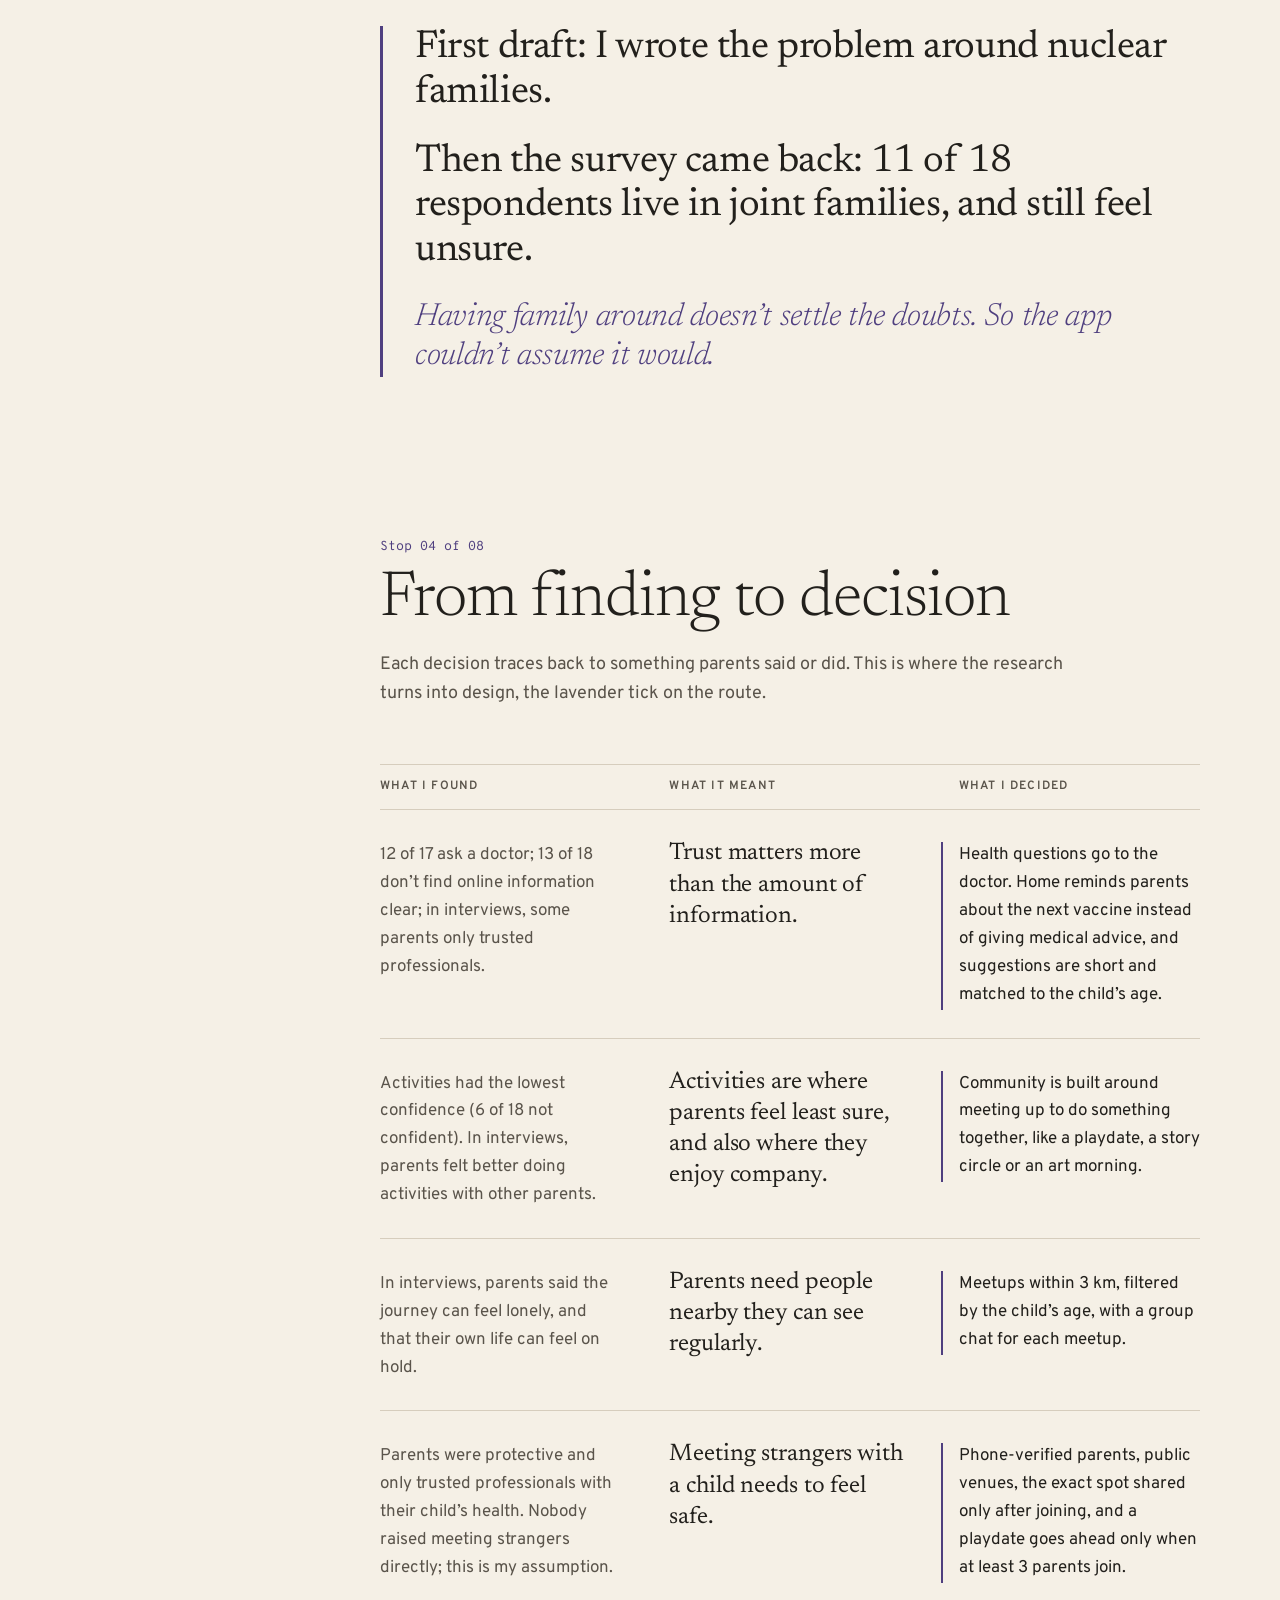
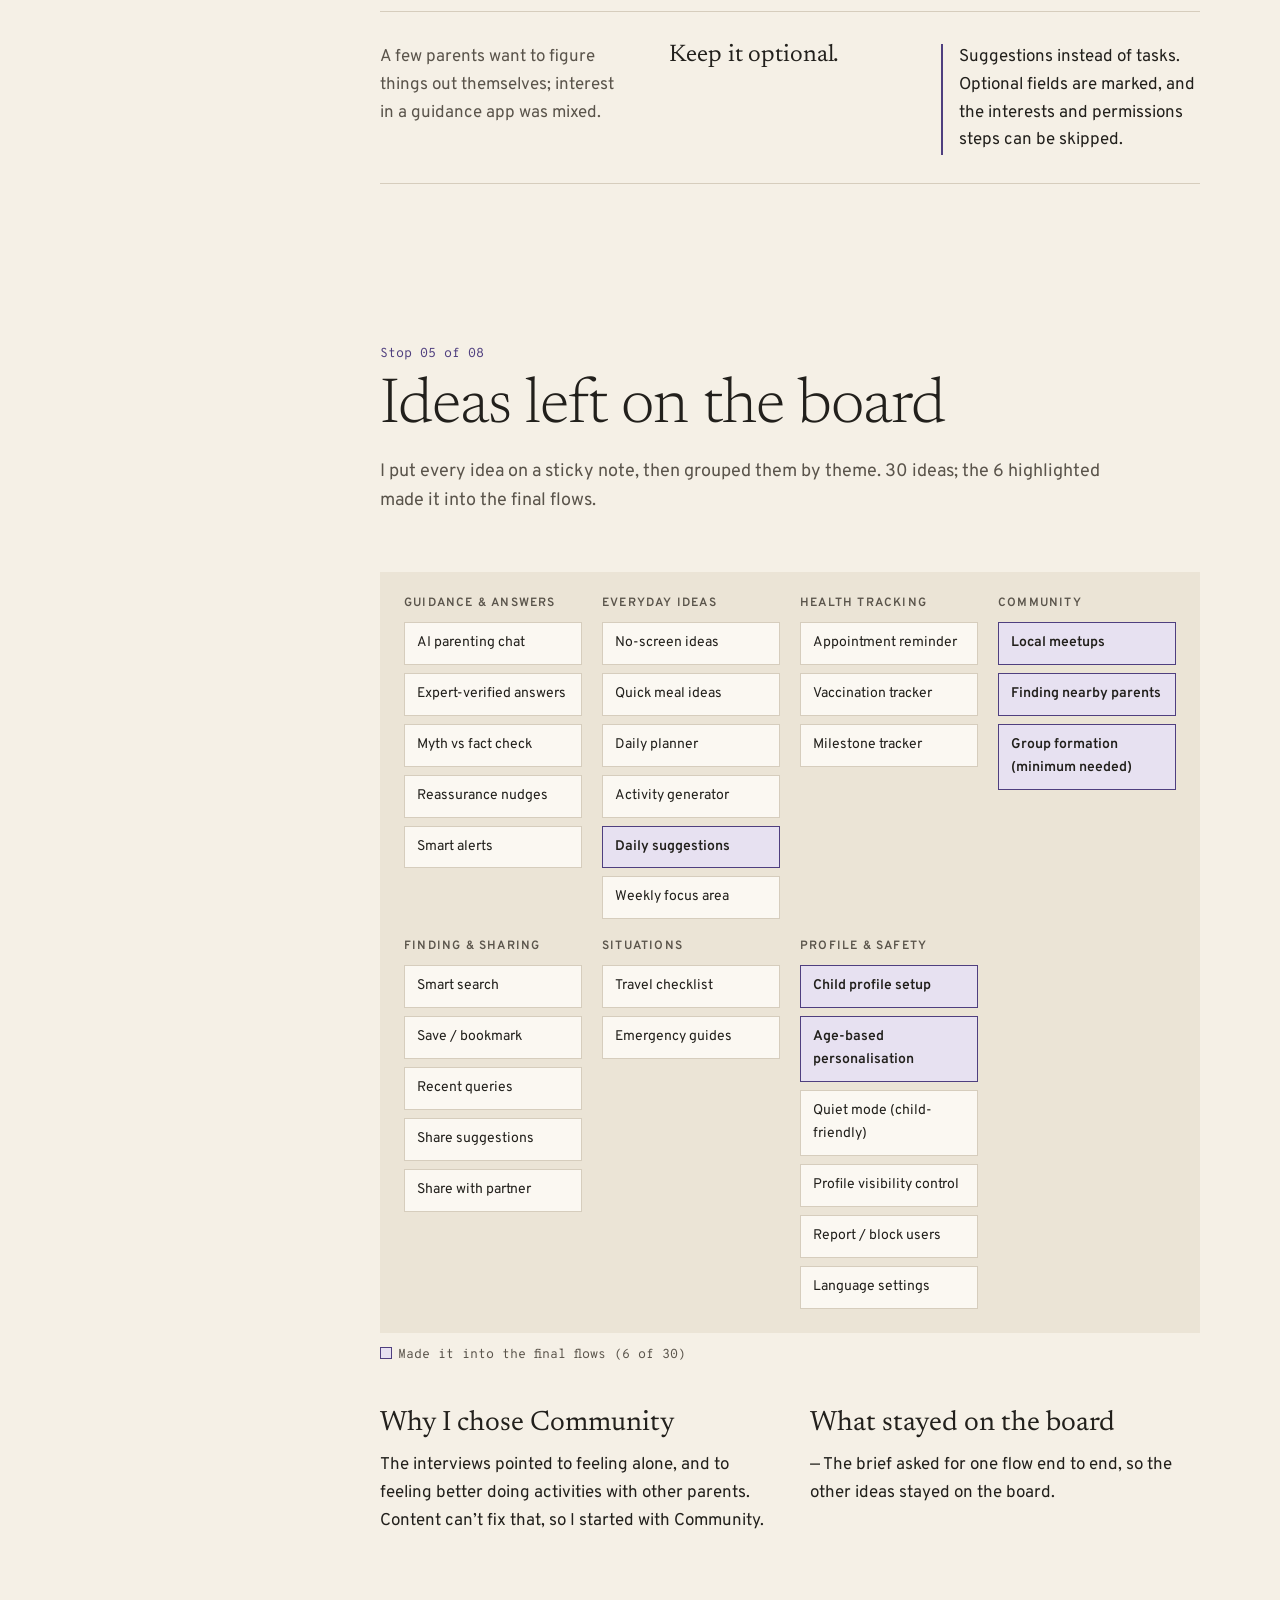
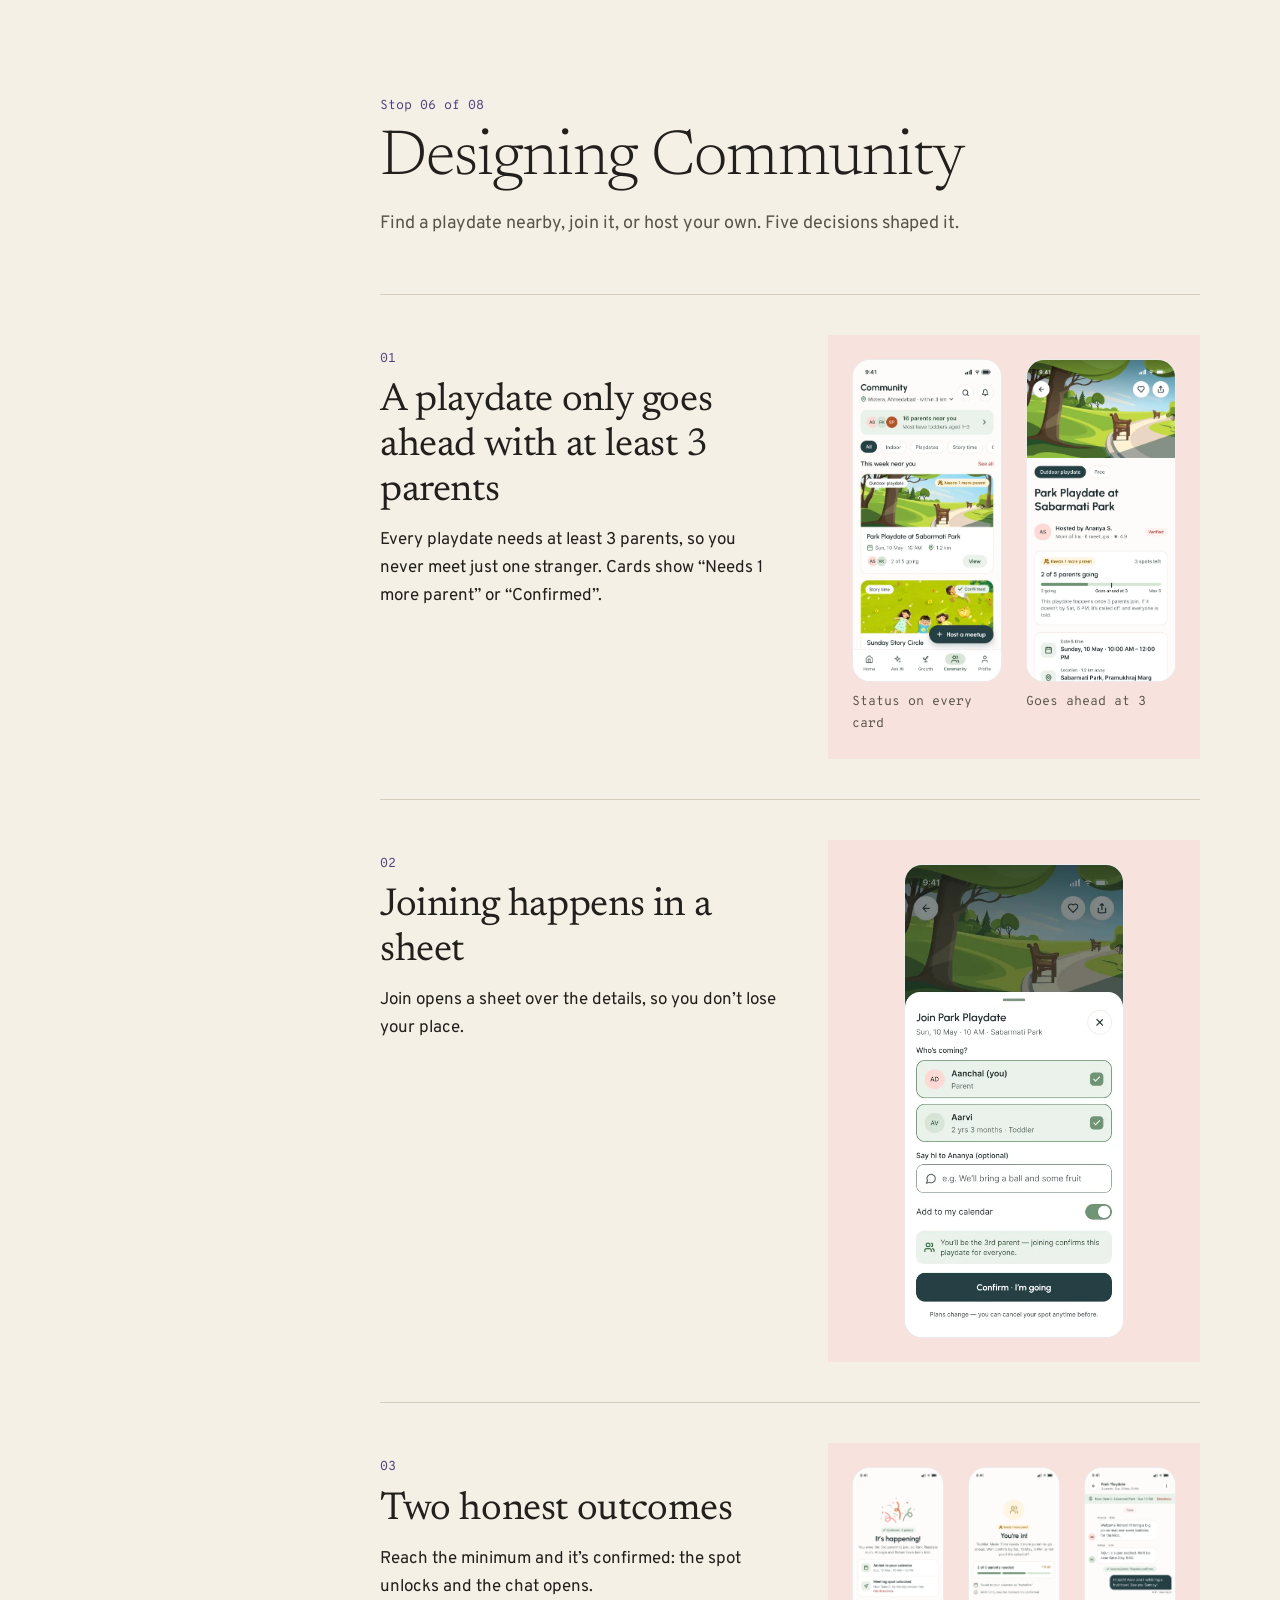
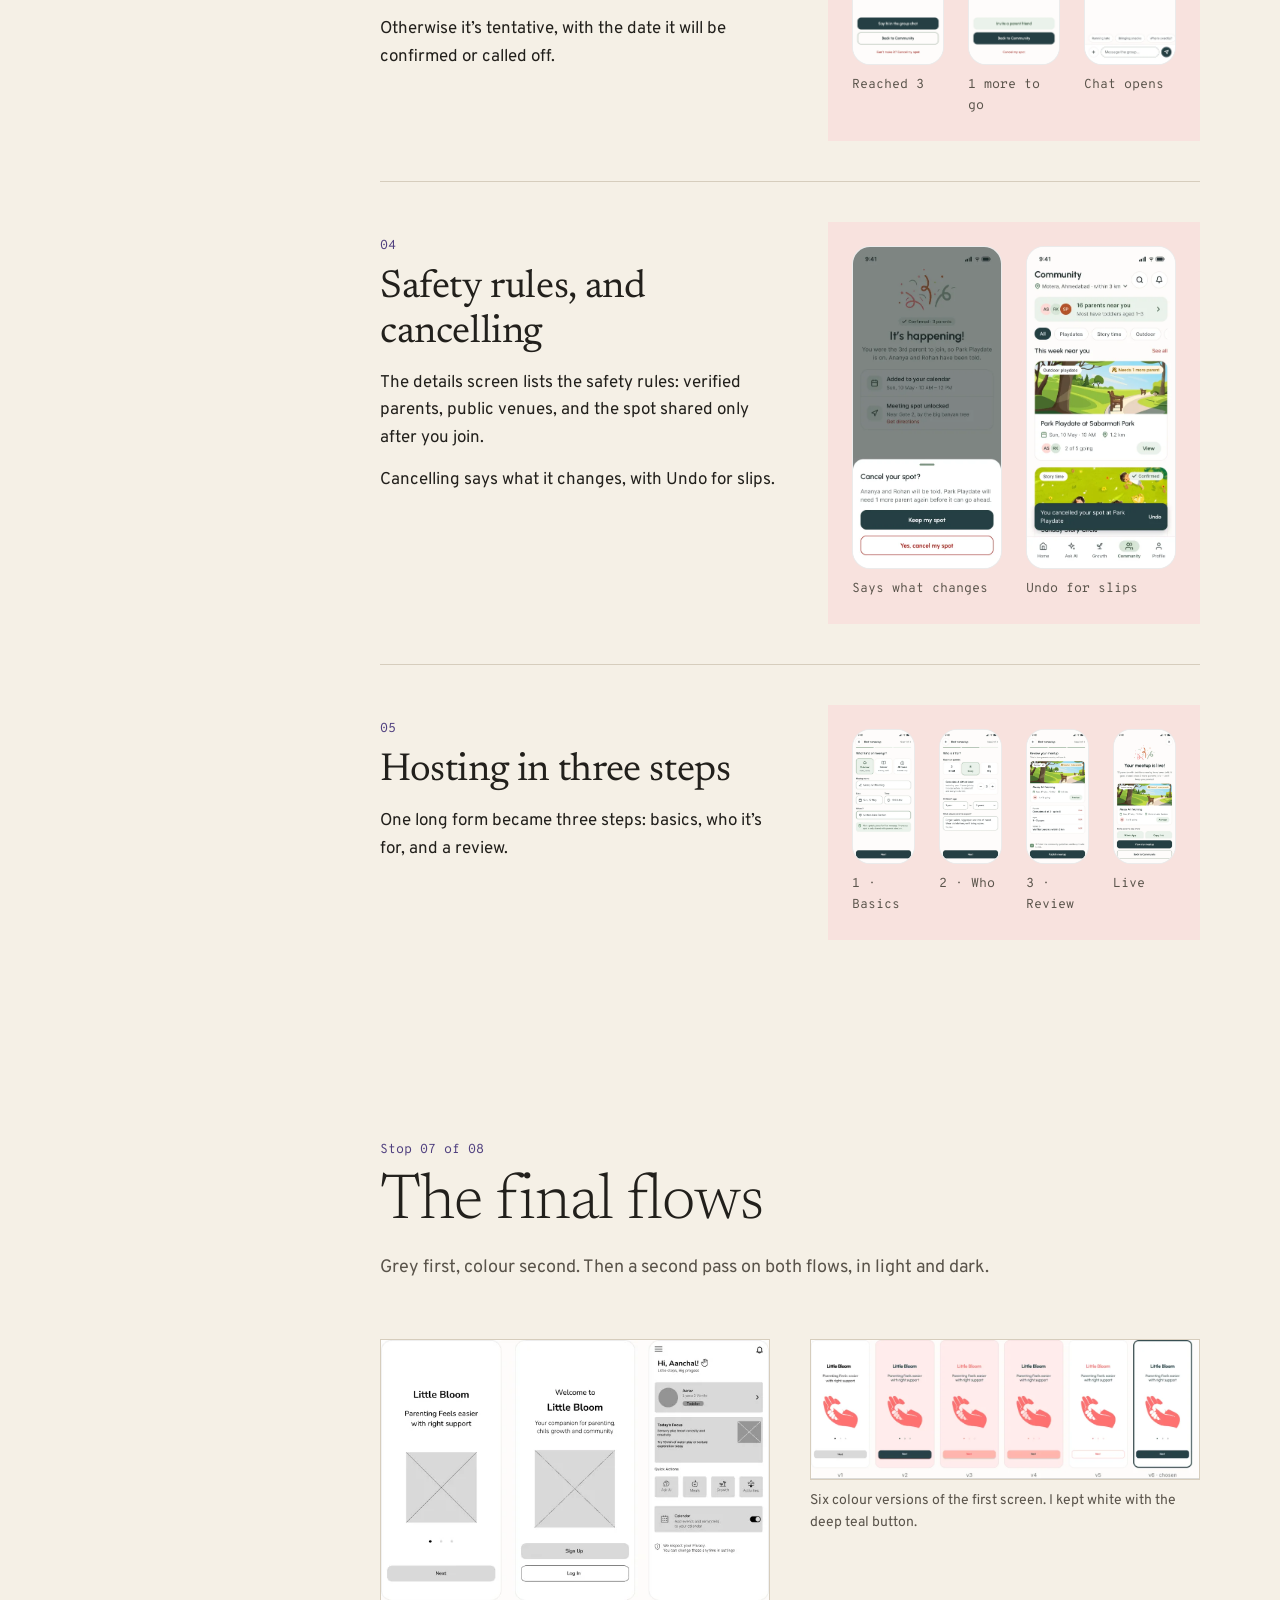
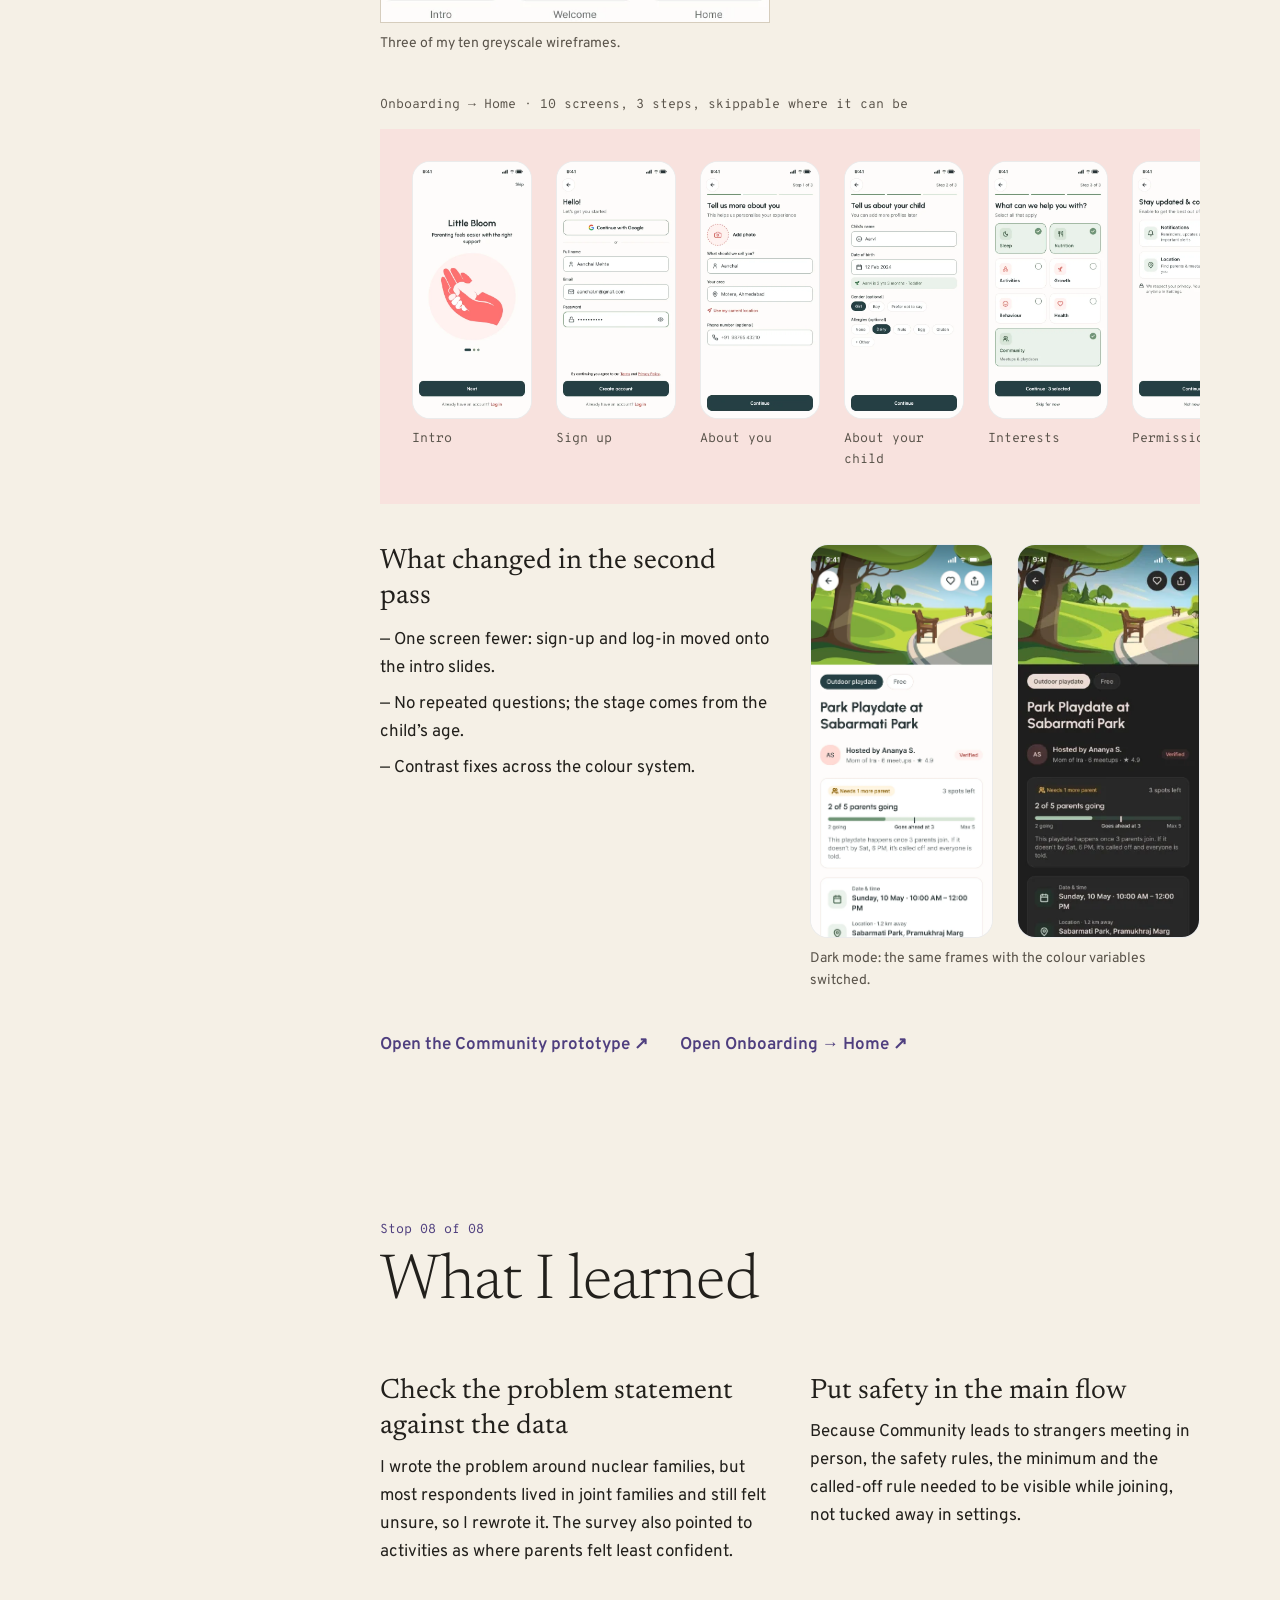
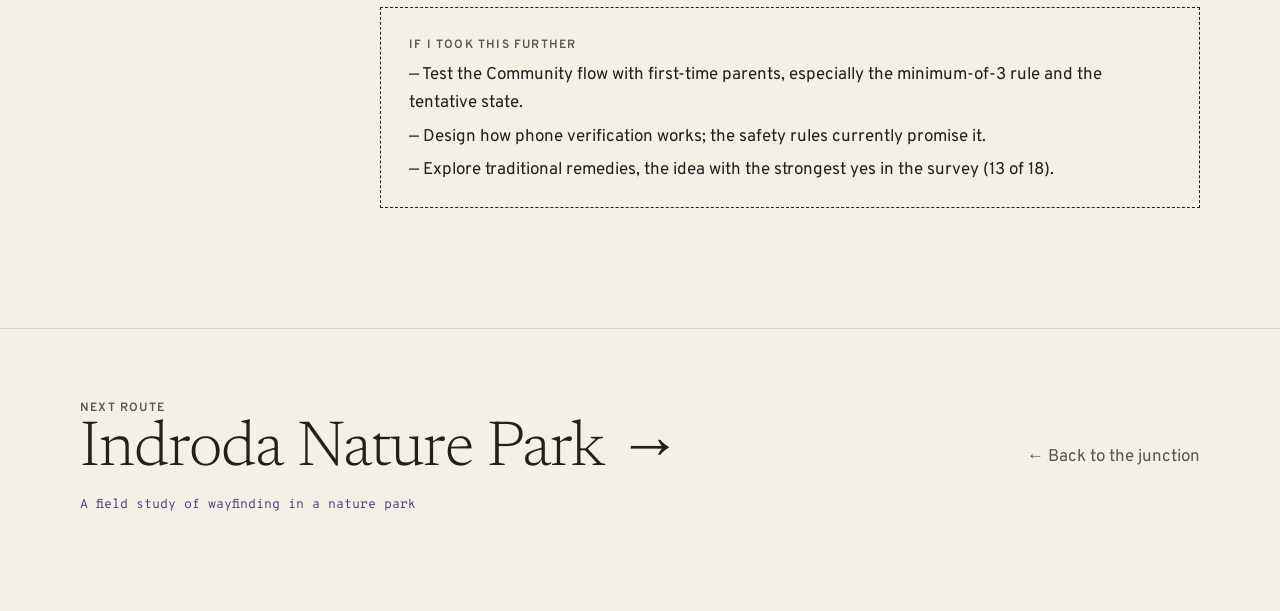
<file: work/little-bloom.html>
<!doctype html>
<html lang="en">
<head>
<meta charset="utf-8">
<meta name="viewport" content="width=device-width, initial-scale=1">
<title>Little Bloom · Kinjal Dave</title>
<meta name="description" content="Case study: a parenting app for first-time parents. Research with 18 parents and 6 interviews led to Community, where playdates only go ahead once 3 parents join.">
<meta property="og:title" content="Little Bloom · Kinjal Dave">
<meta property="og:description" content="Case study: a parenting app for first-time parents. Research with 18 parents and 6 interviews led to Community, where playdates only go ahead once 3 parents join.">
<meta name="theme-color" content="#F5F0E6">
<link rel="icon" href="data:image/svg+xml,%3Csvg xmlns='http://www.w3.org/2000/svg' viewBox='0 0 32 32'%3E%3Crect x='13' y='2' width='4' height='28' fill='%2322201C'/%3E%3Cpath d='M17 7h9l4 4-4 4h-9z' fill='%23B3A6D6'/%3E%3C/svg%3E">
<link rel="preload" href="../fonts/newsreader-latin-300-normal.woff2" as="font" type="font/woff2" crossorigin>
<link rel="preload" href="../fonts/overpass-latin-400-normal.woff2" as="font" type="font/woff2" crossorigin>
<link rel="stylesheet" href="../css/site.css">

</head>
<body>
<a class="skip" href="#content">Skip to content</a>
<header class="nav">
  <div class="wrap">
    <p class="crumb"><a class="who" href="../index.html">Kinjal Dave</a><span class="sep">&nbsp; / &nbsp;</span>Little Bloom</p>
    <a class="back" href="../index.html#top">← Back to the junction</a>
  </div>
</header>
<div class="progress" aria-hidden="true"></div>
<main id="content">
<section class="cs-open">
  <div class="wrap">
    <p class="label">Route 01 · 8 stops</p>
    <p class="label soft" style="margin-top:24px">Case study · Parenting app concept</p>
    <h1 class="t-xl">Little Bloom</h1>
    <p class="t-it it">Helping first-time parents find company for the thing they feel least sure about.</p>
    <dl class="glance">
      <div><dt class="label">Problem</dt><dd class="b-m">First-time parents of children under five second-guess everyday decisions. Advice conflicts, and few have people nearby at the same stage.</dd></div>
      <div><dt class="label">My role</dt><dd class="b-m">Solo: research, UX and UI. M.Des (IUxD) project guided by Prof. Suraj Joshi. 2 weeks, April 2026.</dd></div>
      <div><dt class="label">Key insight</dt><dd class="t-s">Activities are where parents feel least sure, and also where they enjoy company.</dd></div>
      <div><dt class="label">What I made</dt><dd class="b-m">The Community flow (find, join, see if it goes ahead, chat, host) and Onboarding → Home, in light and dark.</dd></div>
      <div><dt class="label">Status</dt><dd class="b-m">Concept prototyped in Figma. Not yet usability-tested.</dd></div>
    </dl>
    <p class="proto-links"><a href="https://www.figma.com/proto/epxV18289Z24zocvr77JX2/little-bloom-app?page-id=420%3A2&scaling=scale-down&content-scaling=fixed&node-id=443-1035&starting-point-node-id=443%3A1035" target="_blank" rel="noopener">View Community prototype ↗</a><a href="https://www.figma.com/proto/epxV18289Z24zocvr77JX2/little-bloom-app?page-id=420%3A2&scaling=scale-down&content-scaling=fixed&node-id=449-917&starting-point-node-id=449%3A917" target="_blank" rel="noopener">Onboarding → Home prototype ↗</a></p>
    <div class="screens" style="margin-top:64px;max-width:980px;background:var(--bloom-blush);padding:40px;gap:40px">
      <figure><div class="screen"><img src="../img/lb-c01-discover.webp" alt="Find a playdate: the Community home screen." width="393" height="852" loading="lazy"></div><figcaption>01 · Find a playdate</figcaption></figure>
      <figure><div class="screen"><img src="../img/lb-c02-details.webp" alt="See if it will go ahead: the meetup details screen." width="786" height="2758" loading="lazy"></div><figcaption>02 · See if it will go ahead</figcaption></figure>
      <figure><div class="screen"><img src="../img/lb-c03-join.webp" alt="Join in a sheet." width="393" height="852" loading="lazy"></div><figcaption>03 · Join in a sheet</figcaption></figure>
    </div>
  </div>
</section>
<div class="cs">
<nav class="rail" style="--rail:var(--bloom-teal)" aria-label="Case study stops">
  <p class="label route-name">Route 01 · Little Bloom</p>
  <ol><li><a href="#s1"><span class="n">01</span><span>The brief and the problem</span></a></li><li><a href="#s2"><span class="n">02</span><span>What parents told me</span></a></li><li><a href="#s3"><span class="n">03</span><span>The reframe</span></a></li><li class="tick"><a href="#s4"><span class="n">04</span><span>From finding to decision</span></a></li><li><a href="#s5"><span class="n">05</span><span>Ideas left on the board</span></a></li><li><a href="#s6"><span class="n">06</span><span>Designing Community</span></a></li><li><a href="#s7"><span class="n">07</span><span>The final flows</span></a></li><li><a href="#s8"><span class="n">08</span><span>What I learned</span></a></li></ol>
</nav>
<div class="cs-main">
<section class="stop" id="s1" aria-labelledby="s1h">
  <div class="stop-head reveal"><p class="mono">Stop 01 of 08</p><h2 id="s1h" class="t-l">The brief and the problem</h2><p class="lede b-l">First-time parents second-guess small, everyday decisions, and the people they would ask aren’t always nearby.</p></div>
  <div class="stop-body two reveal">
    <div class="b-l" style="display:grid;gap:20px;align-content:start"><p>How to keep a toddler engaged, whether a sleep pattern or a cough is normal, what to cook today. What parents find online often conflicts, so they fall back on their doctor and their family.</p><p>Something else came up in my conversations. Some parents said the early years can feel lonely, as if their own life has paused.</p></div>
    <div class="callout"><p class="label">Problem statement</p><p class="t-s">First-time parents of children aged 0–5 struggle with everyday childcare decisions because the information around them is conflicting or incomplete, and they have few people nearby at the same stage. This leads to constant second-guessing and, for some, a sense of isolation.</p></div>
  </div>
</section>
<section class="stop" id="s2">
  <div class="stop-head reveal"><p class="mono">Stop 02 of 08</p><h2 class="t-l">What parents told me</h2><p class="lede b-l">A survey for breadth, interviews for depth. I treat the numbers as signals: it is a small, informal sample.</p></div>
  <div class="stop-body stack">
    <div class="two reveal">
      <div class="boxed"><h3 class="sec-title">Survey</h3><ul class="mono soft" style="margin-top:10px"><li>18 parents of children aged 0–5</li><li>Google Form, 12 questions</li><li>20–22 April 2026</li></ul></div>
      <div class="boxed"><h3 class="sec-title">Interviews</h3><ul class="mono soft" style="margin-top:10px"><li>6 first-time parents, children under 5</li><li>2 of them living in joint families</li><li>One-to-one, not recorded: themes noted afterwards</li></ul></div>
    </div>
    <div class="nums reveal">
      <div><p><span class="big">16</span><span class="of">/18</span></p><p class="b-m">feel unsure about their child’s care at least “sometimes”.</p></div>
      <div><p><span class="big">13</span><span class="of">/18</span></p><p class="b-m">didn’t describe the information they find as “helpful and clear”. 6 called it conflicting.</p></div>
      <div><p><span class="big">12</span><span class="of">/17</span></p><p class="b-m">go to a doctor for advice, more than any other source. Family is close behind (11).</p></div>
    </div>
    <div class="two reveal"><div class="bars boxed" role="img" aria-label="Where parents go for advice, 17 answered: doctor or paediatrician 12, family 11, Google search 8, social media 4, YouTube 2."><h3 class="sec-title">Where parents go for advice</h3><p class="mono soft">Select all that apply · 17 answered</p><div class="row"><span>Doctor / paediatrician</span><span class="track"><span class="bar" style="display:block;width:70.6%"></span></span><span class="mono">12</span></div><div class="row"><span>Family</span><span class="track"><span class="bar" style="display:block;width:64.7%"></span></span><span class="mono">11</span></div><div class="row"><span>Google search</span><span class="track"><span class="bar" style="display:block;width:47.1%"></span></span><span class="mono">8</span></div><div class="row"><span>Social media</span><span class="track"><span class="bar" style="display:block;width:23.5%"></span></span><span class="mono">4</span></div><div class="row"><span>YouTube</span><span class="track"><span class="bar" style="display:block;width:11.8%"></span></span><span class="mono">2</span></div></div><div class="boxed" role="img" aria-label="Confidence, 18 answered each. Daily diet: 6 very confident, 11 somewhat, 1 not very confident. Age-appropriate activities: 2 very confident, 10 somewhat, 6 not very confident."><h3 class="sec-title">Confidence: food vs play</h3><p class="mono soft">18 answered each question</p>
<p class="b-s" style="margin-top:14px">Daily diet</p><div class="stack-bar"><span class="c1" style="width:33.3%">6</span><span class="c2" style="width:61.1%">11</span><span class="c3" style="width:5.6%">1</span></div><p class="b-s" style="margin-top:14px">Age-appropriate activities</p><div class="stack-bar"><span class="c1" style="width:11.1%">2</span><span class="c2" style="width:55.6%">10</span><span class="c3" style="width:33.3%">6</span></div>
<p class="legend"><span><i class="c1"></i>Very confident</span><span><i class="c2"></i>Somewhat</span><span><i class="c3" style="border:1px solid var(--rule)"></i>Not very confident</span></p></div></div>
    <div class="callout reveal"><p class="label">What stood out</p><p class="b-l">Only 1 of 18 parents wasn’t confident about diet. Activities were the weak spot: 6 of 18 weren’t confident choosing age-appropriate ones. That’s one reason Community is built around doing things together.</p></div>
    <div class="reveal"><h3 class="sec-title">From the interviews</h3><p class="cap" style="margin-bottom:24px">I didn’t record the interviews, so these are themes I noted afterwards, paraphrased rather than quoted.</p>
      <div class="themes"><div><h4>Lonely at times</h4><p>A mother of a two-year-old said the journey can sometimes feel lonely.</p></div><div><h4>No time for themselves</h4><p>Some felt their own life had halted, because they’re busy with the kids all the time.</p></div><div><h4>Meeting other parents helps</h4><p>Some felt better when they met other parents, especially doing activities with their kids together.</p></div><div><h4>Unsure and tired</h4><p>Others are often unsure how to raise their child, starting with what to feed them, and find it tiring.</p></div><div><h4>Doctors for health</h4><p>Some only trust a professional when it comes to their child’s health.</p></div><div><h4>Some like figuring it out</h4><p>A few enjoy the journey and want to figure things out on their own.</p></div></div></div>
    <div class="note reveal"><p class="label">What this research can’t tell me</p><ul class="b-m" style="margin-top:8px;display:grid;gap:6px"><li>— 18 parents is a small, informal sample, so I treat these numbers as signals.</li><li>— The survey never asked about loneliness or meeting other parents. The need for Community rests on the six interviews.</li><li>— Interest in a guidance app was mixed: 7 said “definitely”, 5 “maybe”, 4 “no”, so I didn’t assume everyone wants daily tips.</li></ul></div>
  </div>
</section>
<section class="stop" id="s3">
  <div class="stop-head reveal"><p class="mono">Stop 03 of 08</p><h2 class="t-l">The reframe</h2></div>
  <div class="stop-body reframe reveal">
    <p class="t-m">First draft: I wrote the problem around nuclear families.</p>
    <p class="t-m">Then the survey came back: 11 of 18 respondents live in joint families, and still feel unsure.</p>
    <p class="t-it">Having family around doesn’t settle the doubts. So the app couldn’t assume it would.</p>
  </div>
</section>
<section class="stop" id="s4">
  <div class="stop-head reveal"><p class="mono">Stop 04 of 08</p><h2 class="t-l">From finding to decision</h2><p class="lede b-l">Each decision traces back to something parents said or did. This is where the research turns into design, the lavender tick on the route.</p></div>
  <div class="stop-body table synth reveal" role="table" aria-label="From finding to decision">
    <div class="tr th" role="row"><span class="label" role="columnheader">What I found</span><span class="label" role="columnheader">What it meant</span><span class="label" role="columnheader">What I decided</span></div>
    <div class="tr" role="row"><p class="b-m soft" role="cell">12 of 17 ask a doctor; 13 of 18 don’t find online information clear; in interviews, some parents only trusted professionals.</p><p class="t-s" role="cell">Trust matters more than the amount of information.</p><p class="b-m did" role="cell">Health questions go to the doctor. Home reminds parents about the next vaccine instead of giving medical advice, and suggestions are short and matched to the child’s age.</p></div><div class="tr" role="row"><p class="b-m soft" role="cell">Activities had the lowest confidence (6 of 18 not confident). In interviews, parents felt better doing activities with other parents.</p><p class="t-s" role="cell">Activities are where parents feel least sure, and also where they enjoy company.</p><p class="b-m did" role="cell">Community is built around meeting up to do something together, like a playdate, a story circle or an art morning.</p></div><div class="tr" role="row"><p class="b-m soft" role="cell">In interviews, parents said the journey can feel lonely, and that their own life can feel on hold.</p><p class="t-s" role="cell">Parents need people nearby they can see regularly.</p><p class="b-m did" role="cell">Meetups within 3 km, filtered by the child’s age, with a group chat for each meetup.</p></div><div class="tr" role="row"><p class="b-m soft" role="cell">Parents were protective and only trusted professionals with their child’s health. Nobody raised meeting strangers directly; this is my assumption.</p><p class="t-s" role="cell">Meeting strangers with a child needs to feel safe.</p><p class="b-m did" role="cell">Phone-verified parents, public venues, the exact spot shared only after joining, and a playdate goes ahead only when at least 3 parents join.</p></div><div class="tr" role="row"><p class="b-m soft" role="cell">A few parents want to figure things out themselves; interest in a guidance app was mixed.</p><p class="t-s" role="cell">Keep it optional.</p><p class="b-m did" role="cell">Suggestions instead of tasks. Optional fields are marked, and the interests and permissions steps can be skipped.</p></div>
  </div>
</section>
<section class="stop" id="s5">
  <div class="stop-head reveal"><p class="mono">Stop 05 of 08</p><h2 class="t-l">Ideas left on the board</h2><p class="lede b-l">I put every idea on a sticky note, then grouped them by theme. 30 ideas; the 6 highlighted made it into the final flows.</p></div>
  <div class="stop-body stack">
    <div class="reveal"><div class="board"><div><h4 class="label">Guidance &amp; answers</h4><ul><li>AI parenting chat</li><li>Expert-verified answers</li><li>Myth vs fact check</li><li>Reassurance nudges</li><li>Smart alerts</li></ul></div><div><h4 class="label">Everyday ideas</h4><ul><li>No-screen ideas</li><li>Quick meal ideas</li><li>Daily planner</li><li>Activity generator</li><li class="picked">Daily suggestions<span class="vh"> (made it into the final flows)</span></li><li>Weekly focus area</li></ul></div><div><h4 class="label">Health tracking</h4><ul><li>Appointment reminder</li><li>Vaccination tracker</li><li>Milestone tracker</li></ul></div><div><h4 class="label">Community</h4><ul><li class="picked">Local meetups<span class="vh"> (made it into the final flows)</span></li><li class="picked">Finding nearby parents<span class="vh"> (made it into the final flows)</span></li><li class="picked">Group formation (minimum needed)<span class="vh"> (made it into the final flows)</span></li></ul></div><div><h4 class="label">Finding &amp; sharing</h4><ul><li>Smart search</li><li>Save / bookmark</li><li>Recent queries</li><li>Share suggestions</li><li>Share with partner</li></ul></div><div><h4 class="label">Situations</h4><ul><li>Travel checklist</li><li>Emergency guides</li></ul></div><div><h4 class="label">Profile &amp; safety</h4><ul><li class="picked">Child profile setup<span class="vh"> (made it into the final flows)</span></li><li class="picked">Age-based personalisation<span class="vh"> (made it into the final flows)</span></li><li>Quiet mode (child-friendly)</li><li>Profile visibility control</li><li>Report / block users</li><li>Language settings</li></ul></div></div><p class="board-key"><i></i>Made it into the final flows (6 of 30)</p></div>
    <div class="two reveal">
      <div><h3 class="sec-title">Why I chose Community</h3><p class="b-m" style="margin-top:10px">The interviews pointed to feeling alone, and to feeling better doing activities with other parents. Content can’t fix that, so I started with Community.</p></div>
      <div><h3 class="sec-title">What stayed on the board</h3><p class="b-m" style="margin-top:10px">— The brief asked for one flow end to end, so the other ideas stayed on the board.</p></div>
    </div>
  </div>
</section>
<section class="stop" id="s6">
  <div class="stop-head reveal"><p class="mono">Stop 06 of 08</p><h2 class="t-l">Designing Community</h2><p class="lede b-l">Find a playdate nearby, join it, or host your own. Five decisions shaped it.</p></div>
  <div class="stop-body"><div class="decision reveal"><div><p class="mono">01</p><h3 class="t-m">A playdate only goes ahead with at least 3 parents</h3><p class=b-m>Every playdate needs at least 3 parents, so you never meet just one stranger. Cards show “Needs 1 more parent” or “Confirmed”.</p></div><div class="screens"><figure><div class="screen"><img src="../img/lb-c01-discover.webp" alt="Community home: nearby playdates, each card showing its status." width="393" height="852" loading="lazy"></div><figcaption>Status on every card</figcaption></figure><figure><div class="screen"><img src="../img/lb-c02-details.webp" alt="Meetup details: 2 of 5 parents going, goes ahead at 3." width="786" height="2758" loading="lazy"></div><figcaption>Goes ahead at 3</figcaption></figure></div></div><div class="decision reveal"><div><p class="mono">02</p><h3 class="t-m">Joining happens in a sheet</h3><p class=b-m>Join opens a sheet over the details, so you don’t lose your place.</p></div><div class="screens"><figure><div class="screen"><img src="../img/lb-c03-join.webp" alt="Join sheet over the meetup details." width="393" height="852" loading="lazy"></div></figure></div></div><div class="decision reveal"><div><p class="mono">03</p><h3 class="t-m">Two honest outcomes</h3><p class=b-m>Reach the minimum and it’s confirmed: the spot unlocks and the chat opens.</p><p class=b-m>Otherwise it’s tentative, with the date it will be confirmed or called off.</p></div><div class="screens"><figure><div class="screen"><img src="../img/lb-c04-confirmed.webp" alt="Confirmed: it’s happening." width="786" height="1704" loading="lazy"></div><figcaption>Reached 3</figcaption></figure><figure><div class="screen"><img src="../img/lb-c04a-waiting.webp" alt="Joined, 1 more parent to go." width="786" height="1704" loading="lazy"></div><figcaption>1 more to go</figcaption></figure><figure><div class="screen"><img src="../img/lb-c05-chat.webp" alt="Group chat for the meetup." width="393" height="852" loading="lazy"></div><figcaption>Chat opens</figcaption></figure></div></div><div class="decision reveal"><div><p class="mono">04</p><h3 class="t-m">Safety rules, and cancelling</h3><p class=b-m>The details screen lists the safety rules: verified parents, public venues, and the spot shared only after you join.</p><p class=b-m>Cancelling says what it changes, with Undo for slips.</p></div><div class="screens"><figure><div class="screen"><img src="../img/lb-c04b-cancel.webp" alt="Cancel confirmation that explains what changes." width="393" height="852" loading="lazy"></div><figcaption>Says what changes</figcaption></figure><figure><div class="screen"><img src="../img/lb-c04c-undo.webp" alt="Undo message after cancelling." width="393" height="852" loading="lazy"></div><figcaption>Undo for slips</figcaption></figure></div></div><div class="decision reveal"><div><p class="mono">05</p><h3 class="t-m">Hosting in three steps</h3><p class=b-m>One long form became three steps: basics, who it’s for, and a review.</p></div><div class="screens"><figure><div class="screen"><img src="../img/lb-c06-host-basics.webp" alt="Host step 1: basics." width="393" height="852" loading="lazy"></div><figcaption>1 · Basics</figcaption></figure><figure><div class="screen"><img src="../img/lb-c07-who.webp" alt="Host step 2: who it’s for." width="393" height="852" loading="lazy"></div><figcaption>2 · Who</figcaption></figure><figure><div class="screen"><img src="../img/lb-c08-review.webp" alt="Host step 3: review." width="393" height="852" loading="lazy"></div><figcaption>3 · Review</figcaption></figure><figure><div class="screen"><img src="../img/lb-c09-live.webp" alt="The hosted playdate is live." width="393" height="852" loading="lazy"></div><figcaption>Live</figcaption></figure></div></div></div>
</section>
<section class="stop" id="s7">
  <div class="stop-head reveal"><p class="mono">Stop 07 of 08</p><h2 class="t-l">The final flows</h2><p class="lede b-l">Grey first, colour second. Then a second pass on both flows, in light and dark.</p></div>
  <div class="stop-body stack">
    <div class="two reveal">
      <figure><img src="../img/lb-wireframes.webp" alt="Three greyscale wireframes of the onboarding flow." width="580" height="422" loading="lazy" style="border:1px solid var(--rule)"><figcaption class="cap">Three of my ten greyscale wireframes.</figcaption></figure>
      <figure><img src="../img/lb-colour-versions.webp" alt="Six colour versions of the first screen." width="1024" height="367" loading="lazy" style="border:1px solid var(--rule)"><figcaption class="cap">Six colour versions of the first screen. I kept white with the deep teal button.</figcaption></figure>
    </div>
    <div class="reveal"><p class="mono soft" style="margin-bottom:14px">Onboarding → Home · 10 screens, 3 steps, skippable where it can be</p>
      <div class="strip"><div class="screens"><figure><div class="screen"><img src="../img/lb-o01-intro.webp" alt="Intro screen." width="393" height="852" loading="lazy"></div><figcaption>Intro</figcaption></figure><figure><div class="screen"><img src="../img/lb-o04-signup.webp" alt="Sign up screen." width="393" height="852" loading="lazy"></div><figcaption>Sign up</figcaption></figure><figure><div class="screen"><img src="../img/lb-o05-about-you.webp" alt="About you screen." width="393" height="852" loading="lazy"></div><figcaption>About you</figcaption></figure><figure><div class="screen"><img src="../img/lb-o06-child.webp" alt="About your child screen." width="393" height="852" loading="lazy"></div><figcaption>About your child</figcaption></figure><figure><div class="screen"><img src="../img/lb-o07-interests.webp" alt="Interests screen." width="393" height="852" loading="lazy"></div><figcaption>Interests</figcaption></figure><figure><div class="screen"><img src="../img/lb-o08-permissions.webp" alt="Permissions screen." width="393" height="852" loading="lazy"></div><figcaption>Permissions</figcaption></figure><figure><div class="screen"><img src="../img/lb-o09-personalising.webp" alt="Personalising screen." width="393" height="852" loading="lazy"></div><figcaption>Personalising</figcaption></figure><figure><div class="screen"><img src="../img/lb-o10-home.webp" alt="Home screen." width="227" height="1024" loading="lazy"></div><figcaption>Home</figcaption></figure></div></div></div>
    <div class="two reveal">
      <div><h3 class="sec-title">What changed in the second pass</h3><ul class="b-m" style="margin-top:12px;display:grid;gap:8px"><li>— One screen fewer: sign-up and log-in moved onto the intro slides.</li><li>— No repeated questions; the stage comes from the child’s age.</li><li>— Contrast fixes across the colour system.</li></ul></div>
      <figure><div class="screens" style="max-width:420px"><figure><div class="screen"><img src="../img/lb-c02-details.webp" alt="Meetup details in light mode." width="786" height="2758" loading="lazy"></div></figure><figure><div class="screen"><img src="../img/lb-c02-dark.webp" alt="Meetup details in dark mode." width="262" height="1024" loading="lazy"></div></figure></div><figcaption class="cap">Dark mode: the same frames with the colour variables switched.</figcaption></figure>
    </div>
    <div class="reveal"><p class="proto-links"><a href="https://www.figma.com/proto/epxV18289Z24zocvr77JX2/little-bloom-app?page-id=420%3A2&scaling=scale-down&content-scaling=fixed&node-id=443-1035&starting-point-node-id=443%3A1035" target="_blank" rel="noopener">Open the Community prototype ↗</a><a href="https://www.figma.com/proto/epxV18289Z24zocvr77JX2/little-bloom-app?page-id=420%3A2&scaling=scale-down&content-scaling=fixed&node-id=449-917&starting-point-node-id=449%3A917" target="_blank" rel="noopener">Open Onboarding → Home ↗</a></p></div>
  </div>
</section>
<section class="stop" id="s8">
  <div class="stop-head reveal"><p class="mono">Stop 08 of 08</p><h2 class="t-l">What I learned</h2></div>
  <div class="stop-body stack">
    <div class="two reveal">
      <div><h3 class="sec-title">Check the problem statement against the data</h3><p class="b-m" style="margin-top:10px">I wrote the problem around nuclear families, but most respondents lived in joint families and still felt unsure, so I rewrote it. The survey also pointed to activities as where parents felt least confident.</p></div>
      <div><h3 class="sec-title">Put safety in the main flow</h3><p class="b-m" style="margin-top:10px">Because Community leads to strangers meeting in person, the safety rules, the minimum and the called-off rule needed to be visible while joining, not tucked away in settings.</p></div>
    </div>
    <div class="note reveal"><p class="label">If I took this further</p><ul class="b-m" style="margin-top:8px;display:grid;gap:6px"><li>— Test the Community flow with first-time parents, especially the minimum-of-3 rule and the tentative state.</li><li>— Design how phone verification works; the safety rules currently promise it.</li><li>— Explore traditional remedies, the idea with the strongest yes in the survey (13 of 18).</li></ul></div>
  </div>
</section>
<div style="height:120px"></div>
</div>
</div>
<section class="next rule-top" aria-label="Next route">
  <div class="wrap">
    <a class="go" href="indroda-nature-park.html"><p class="label soft">Next route</p><p class="t-l">Indroda Nature Park →</p><p class="mono">A field study of wayfinding in a nature park</p></a>
    <a class="back" href="../index.html#top">← Back to the junction</a>
  </div>
</section>
</main>
<script src="../js/site.js" defer></script>
</body>
</html>
</file>
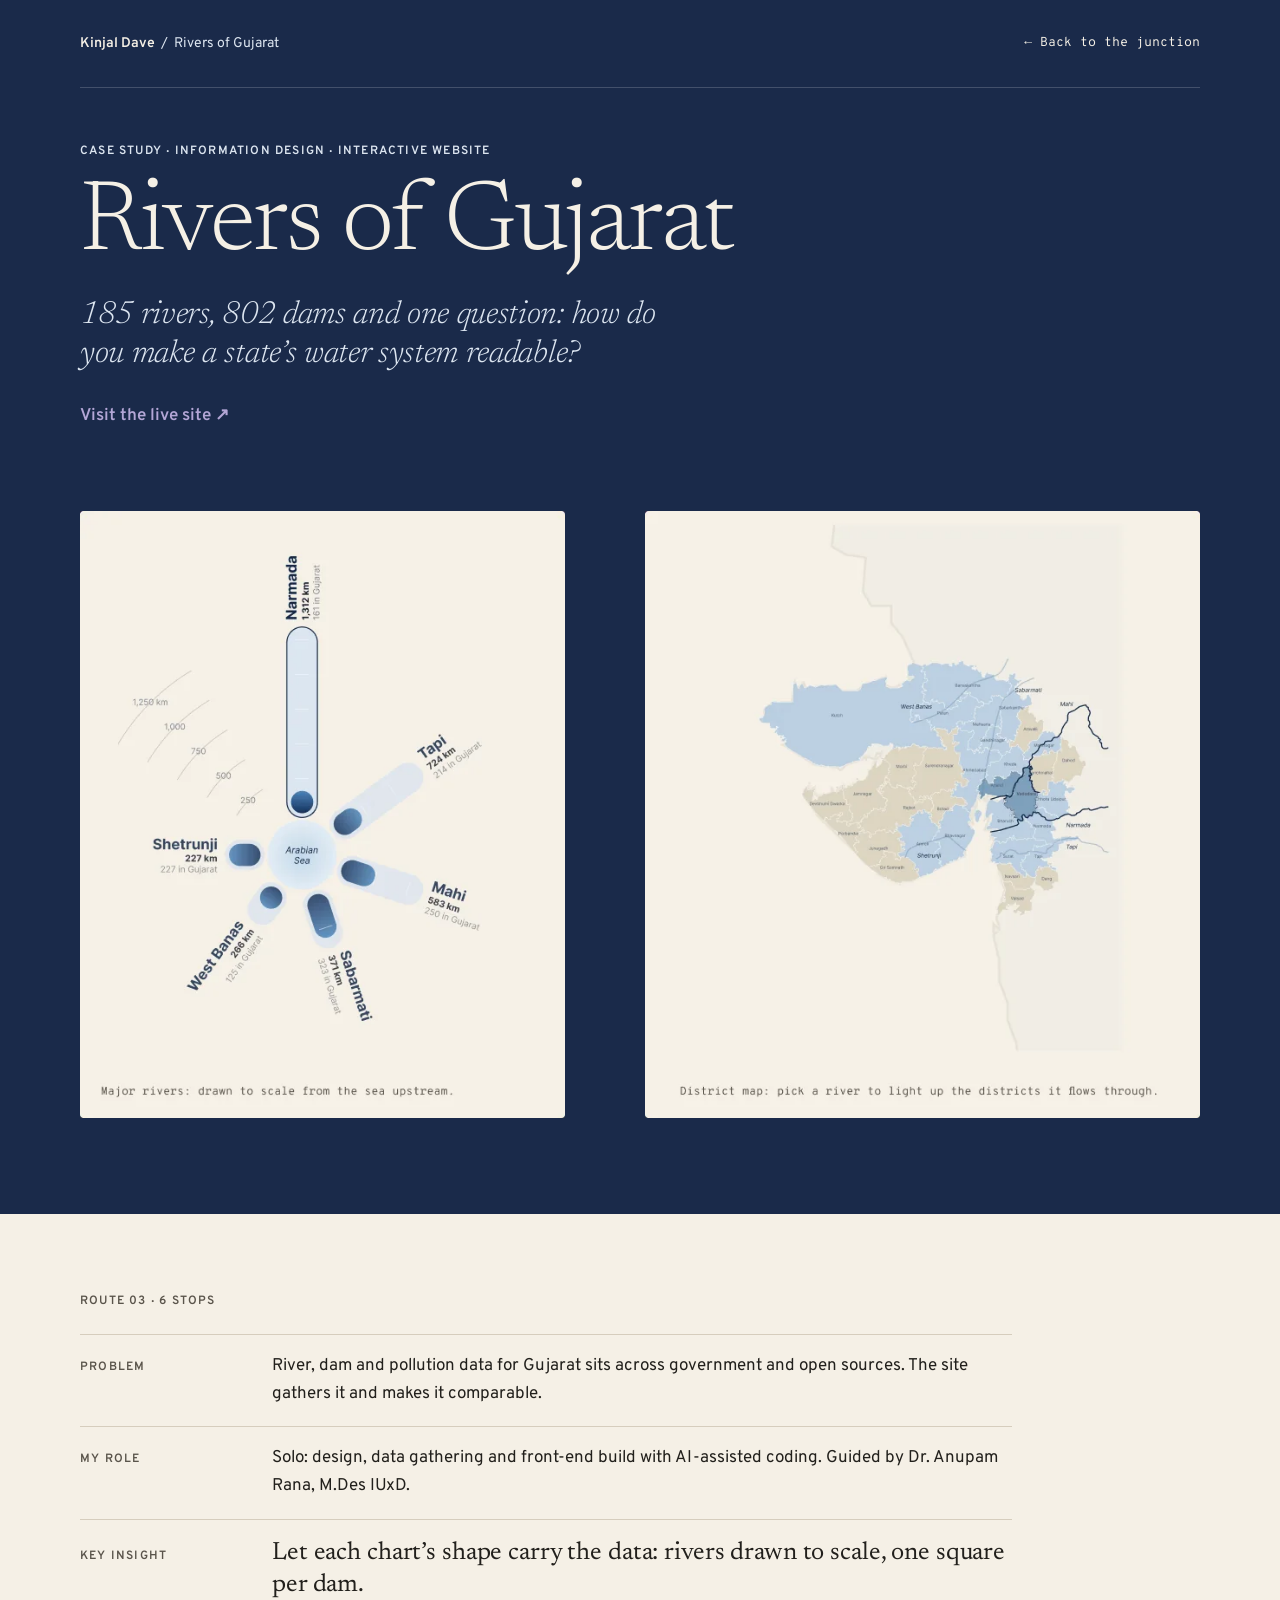
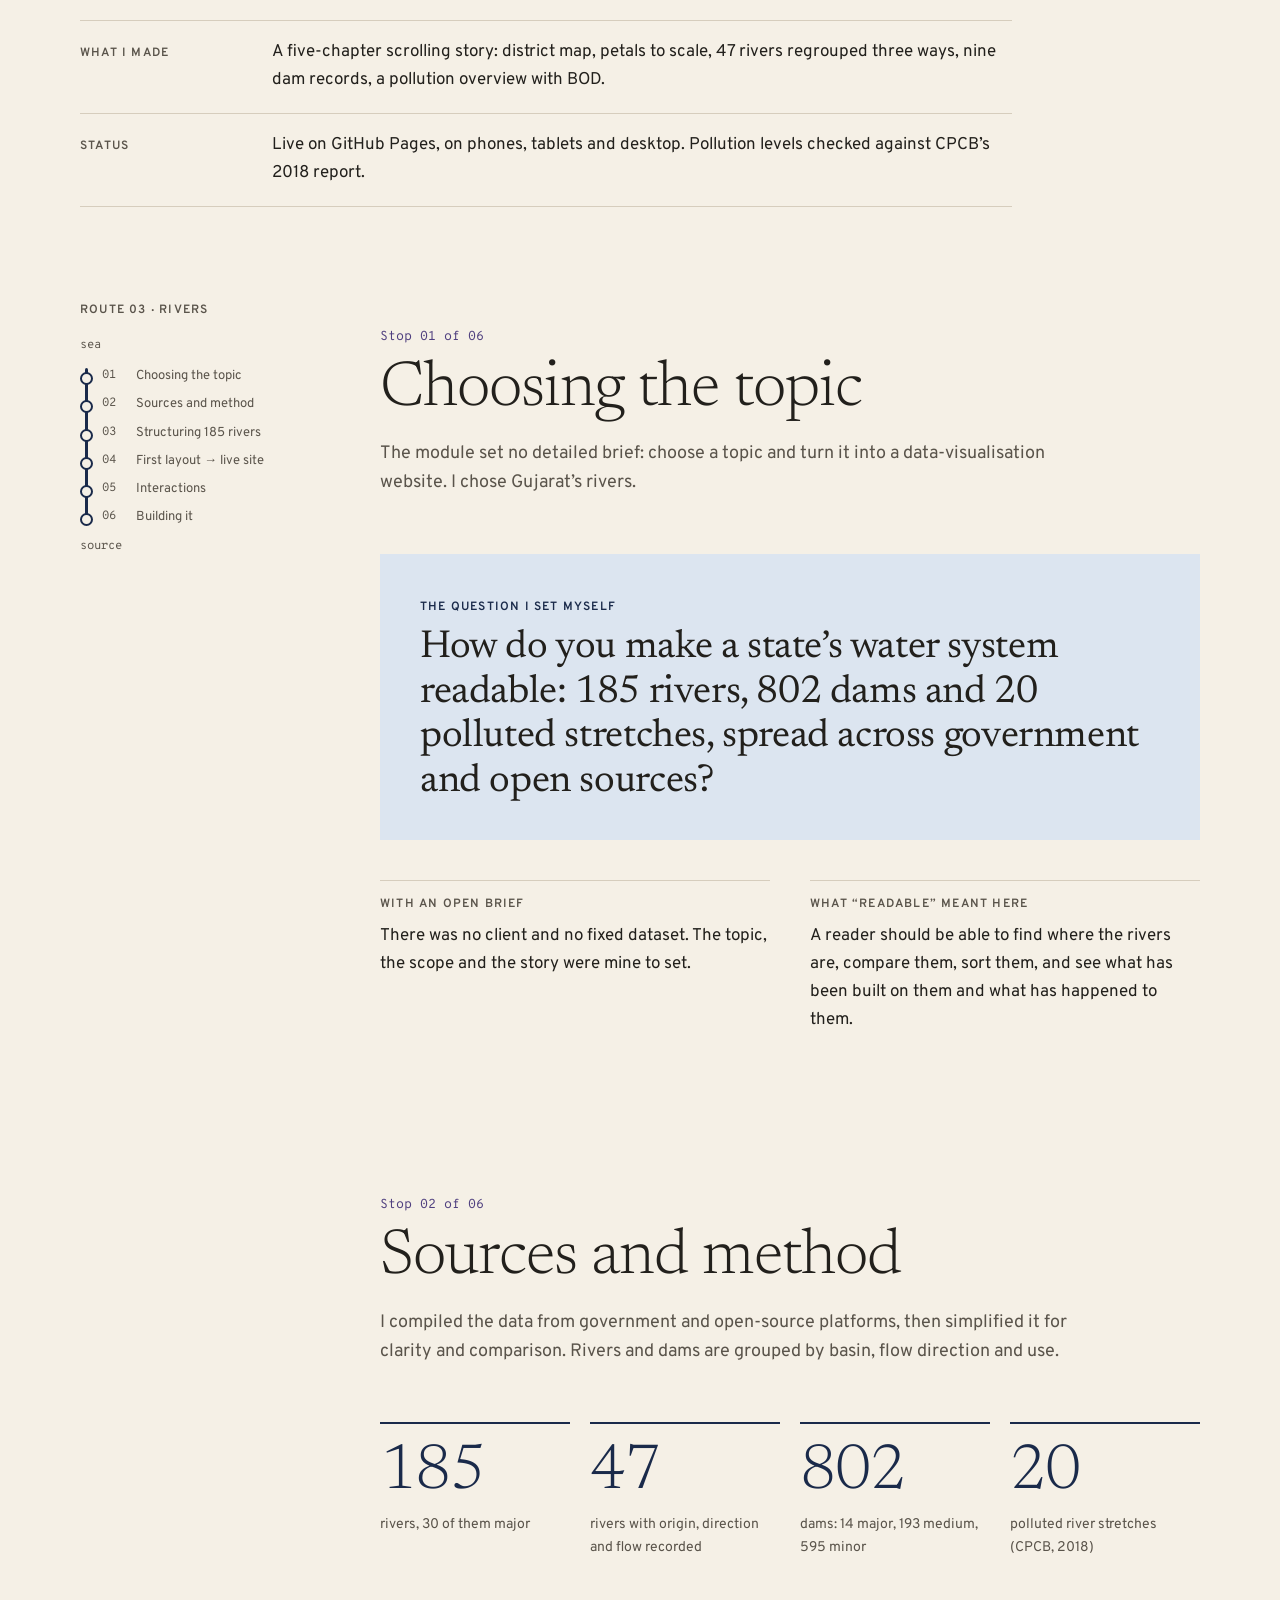
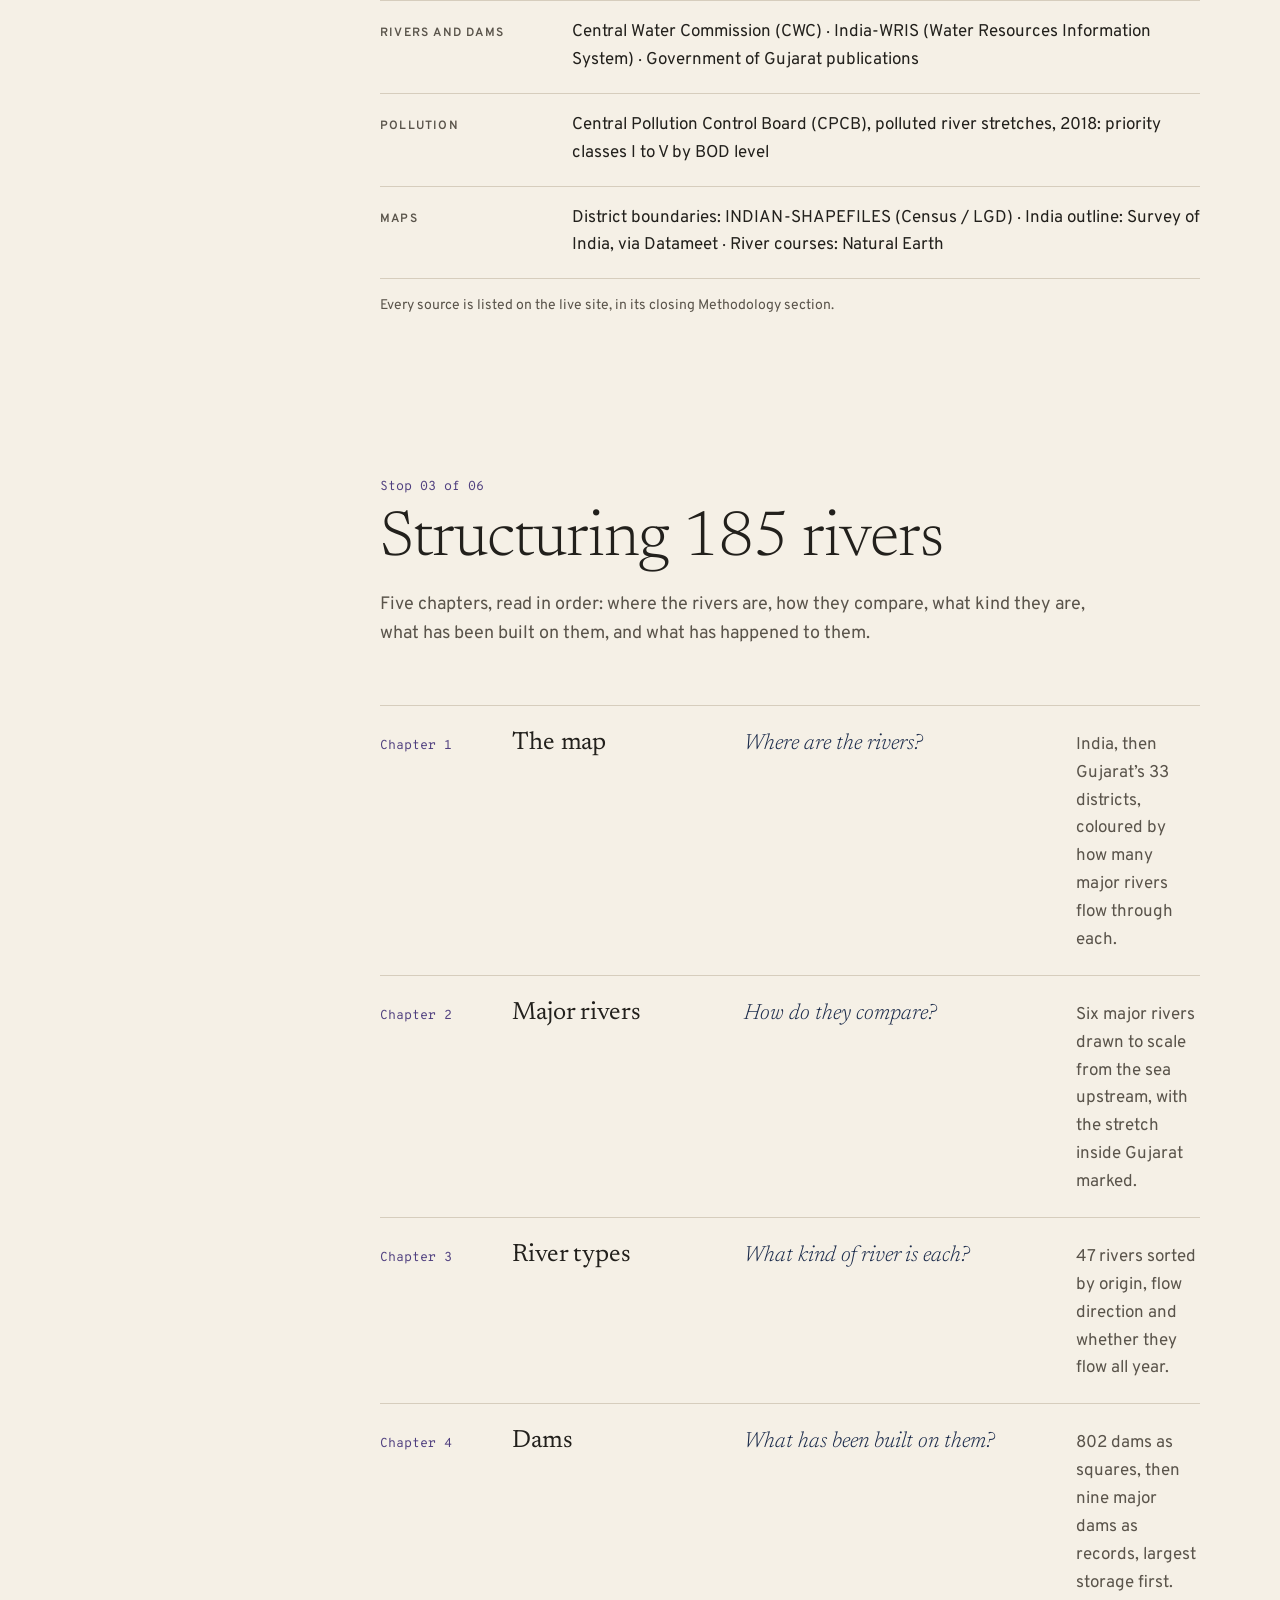
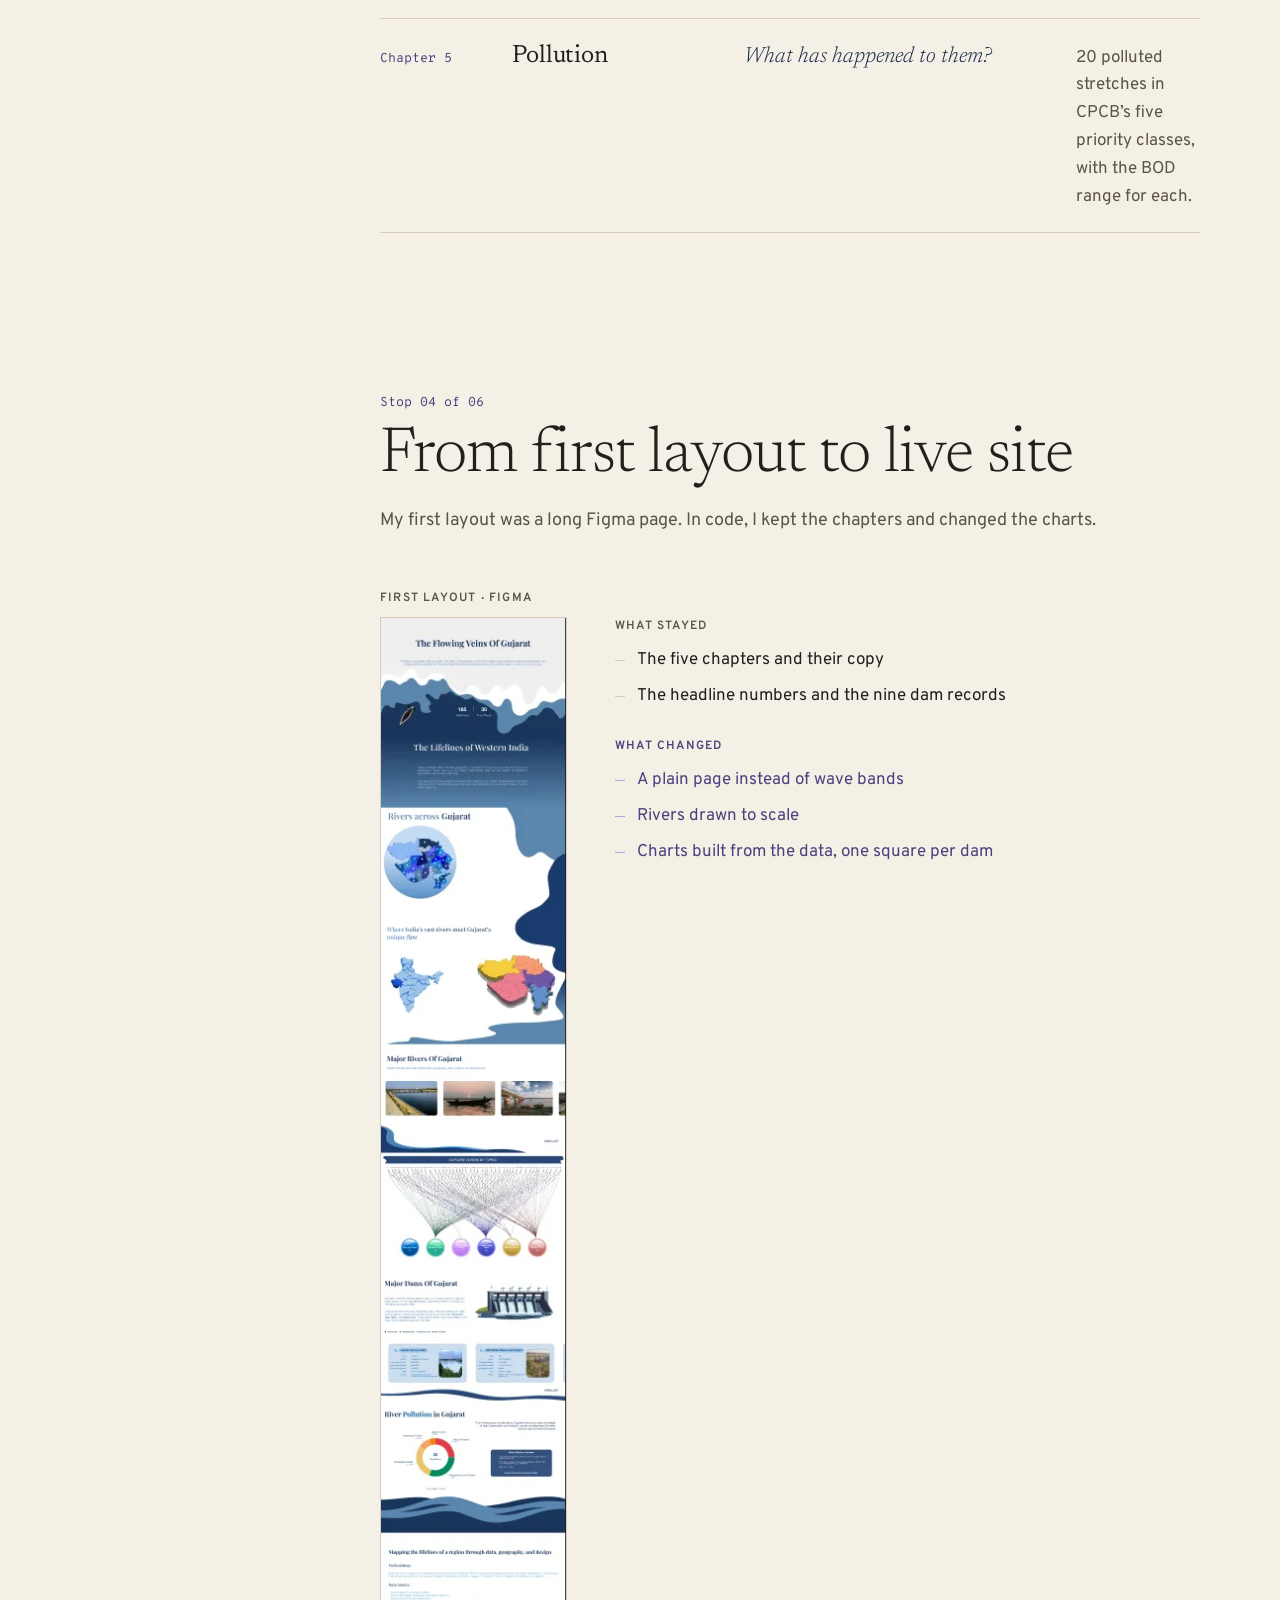
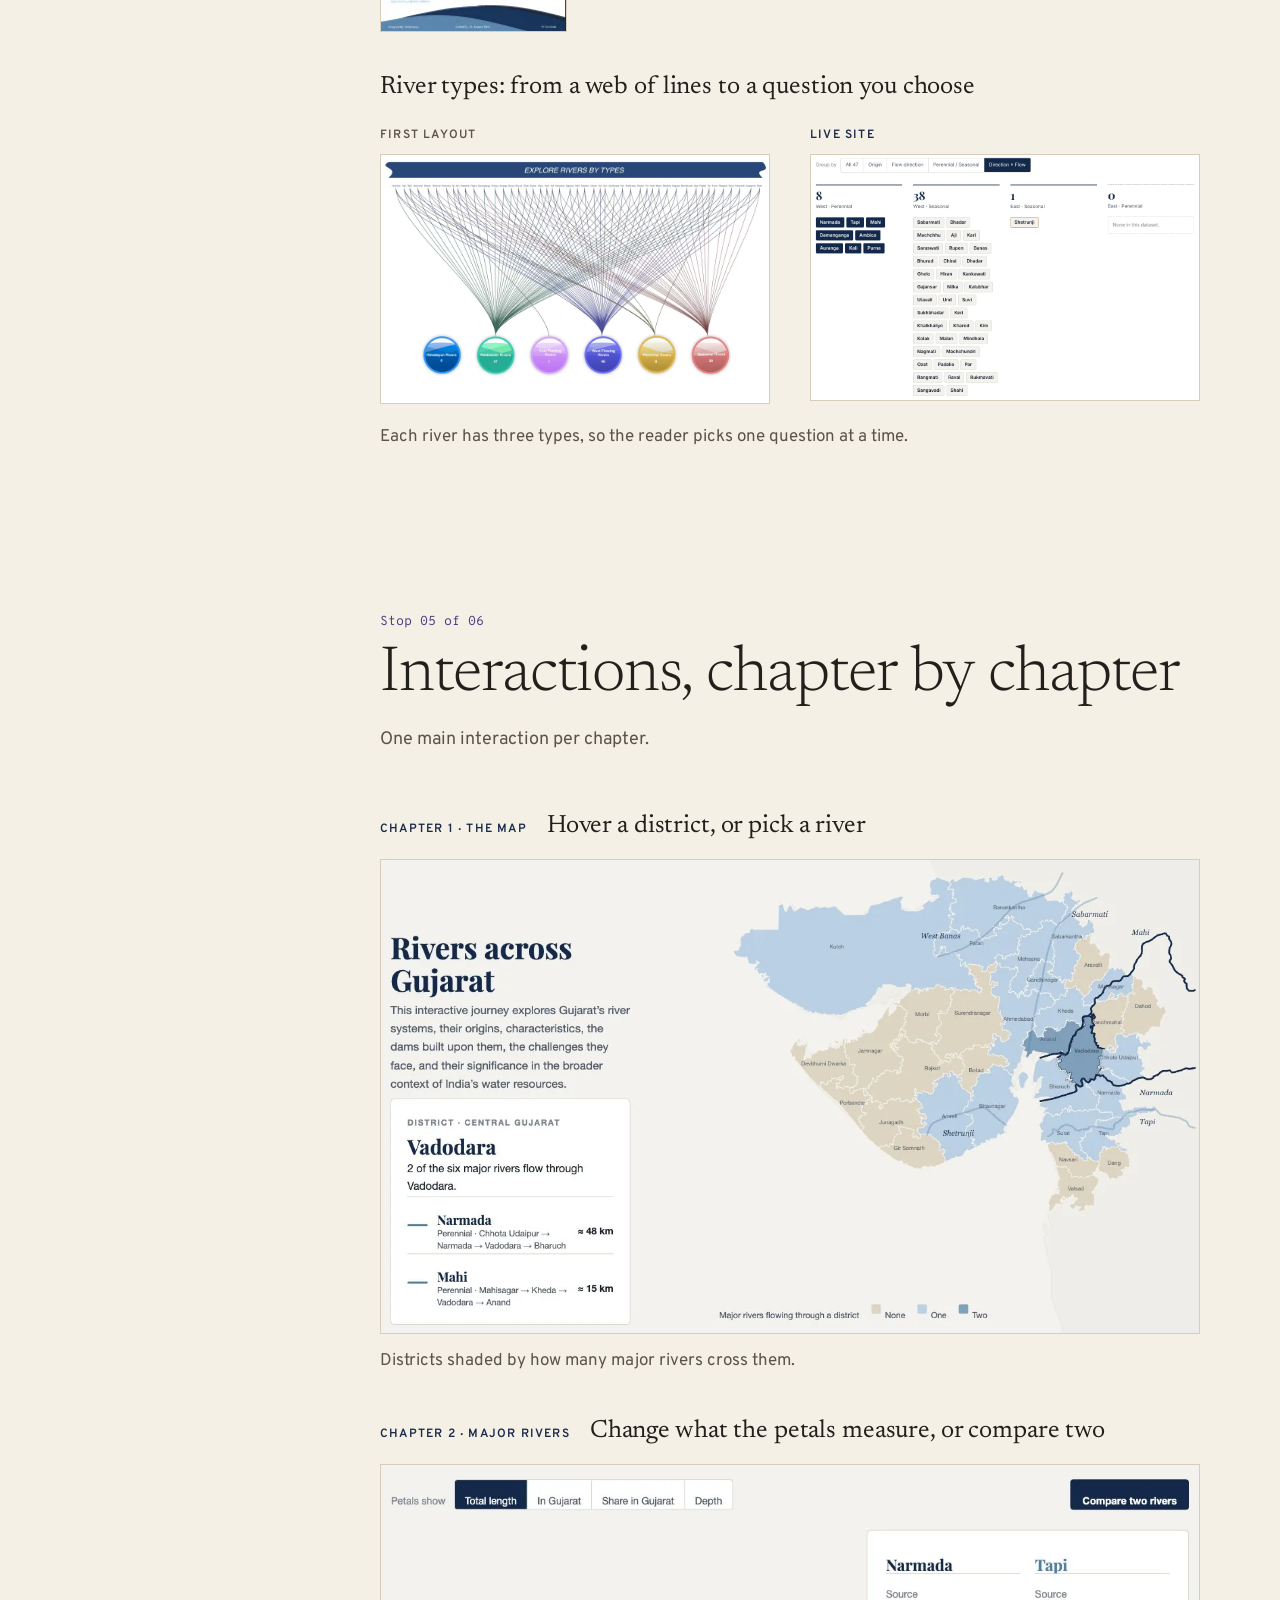
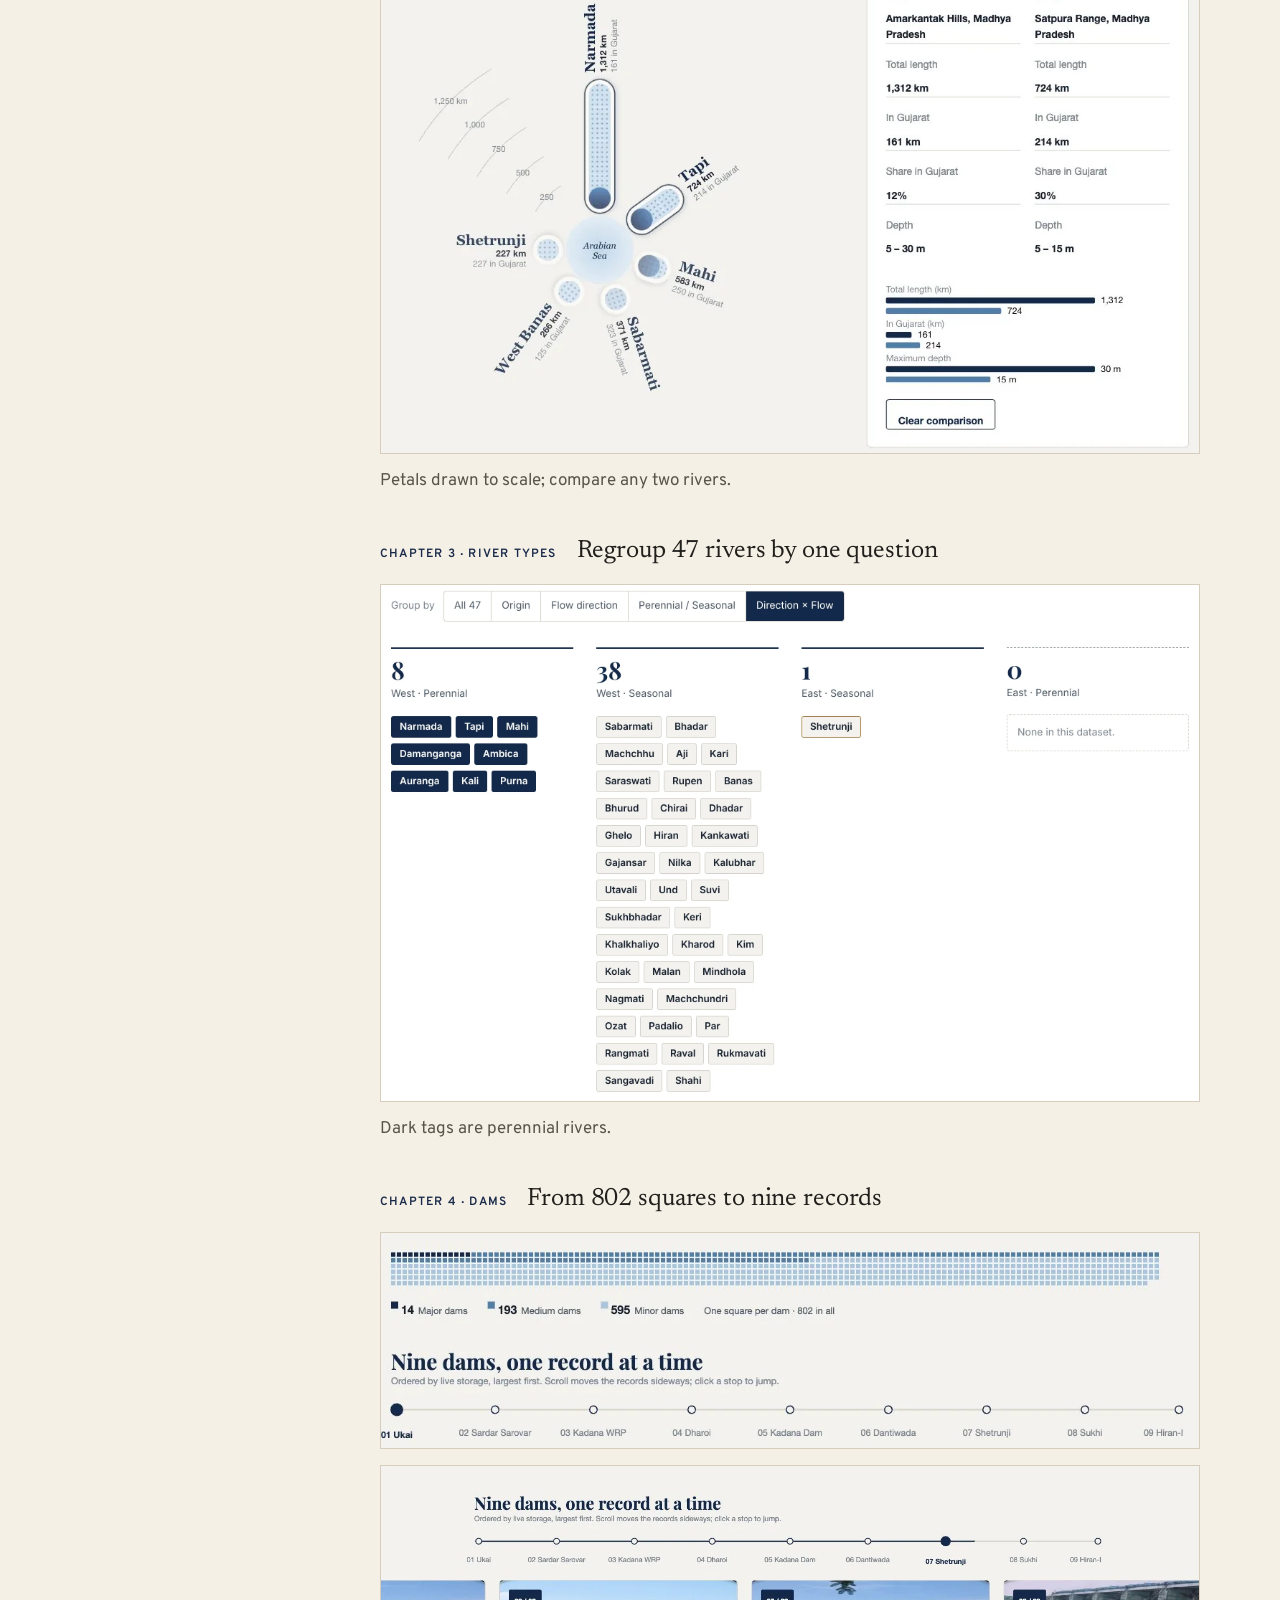
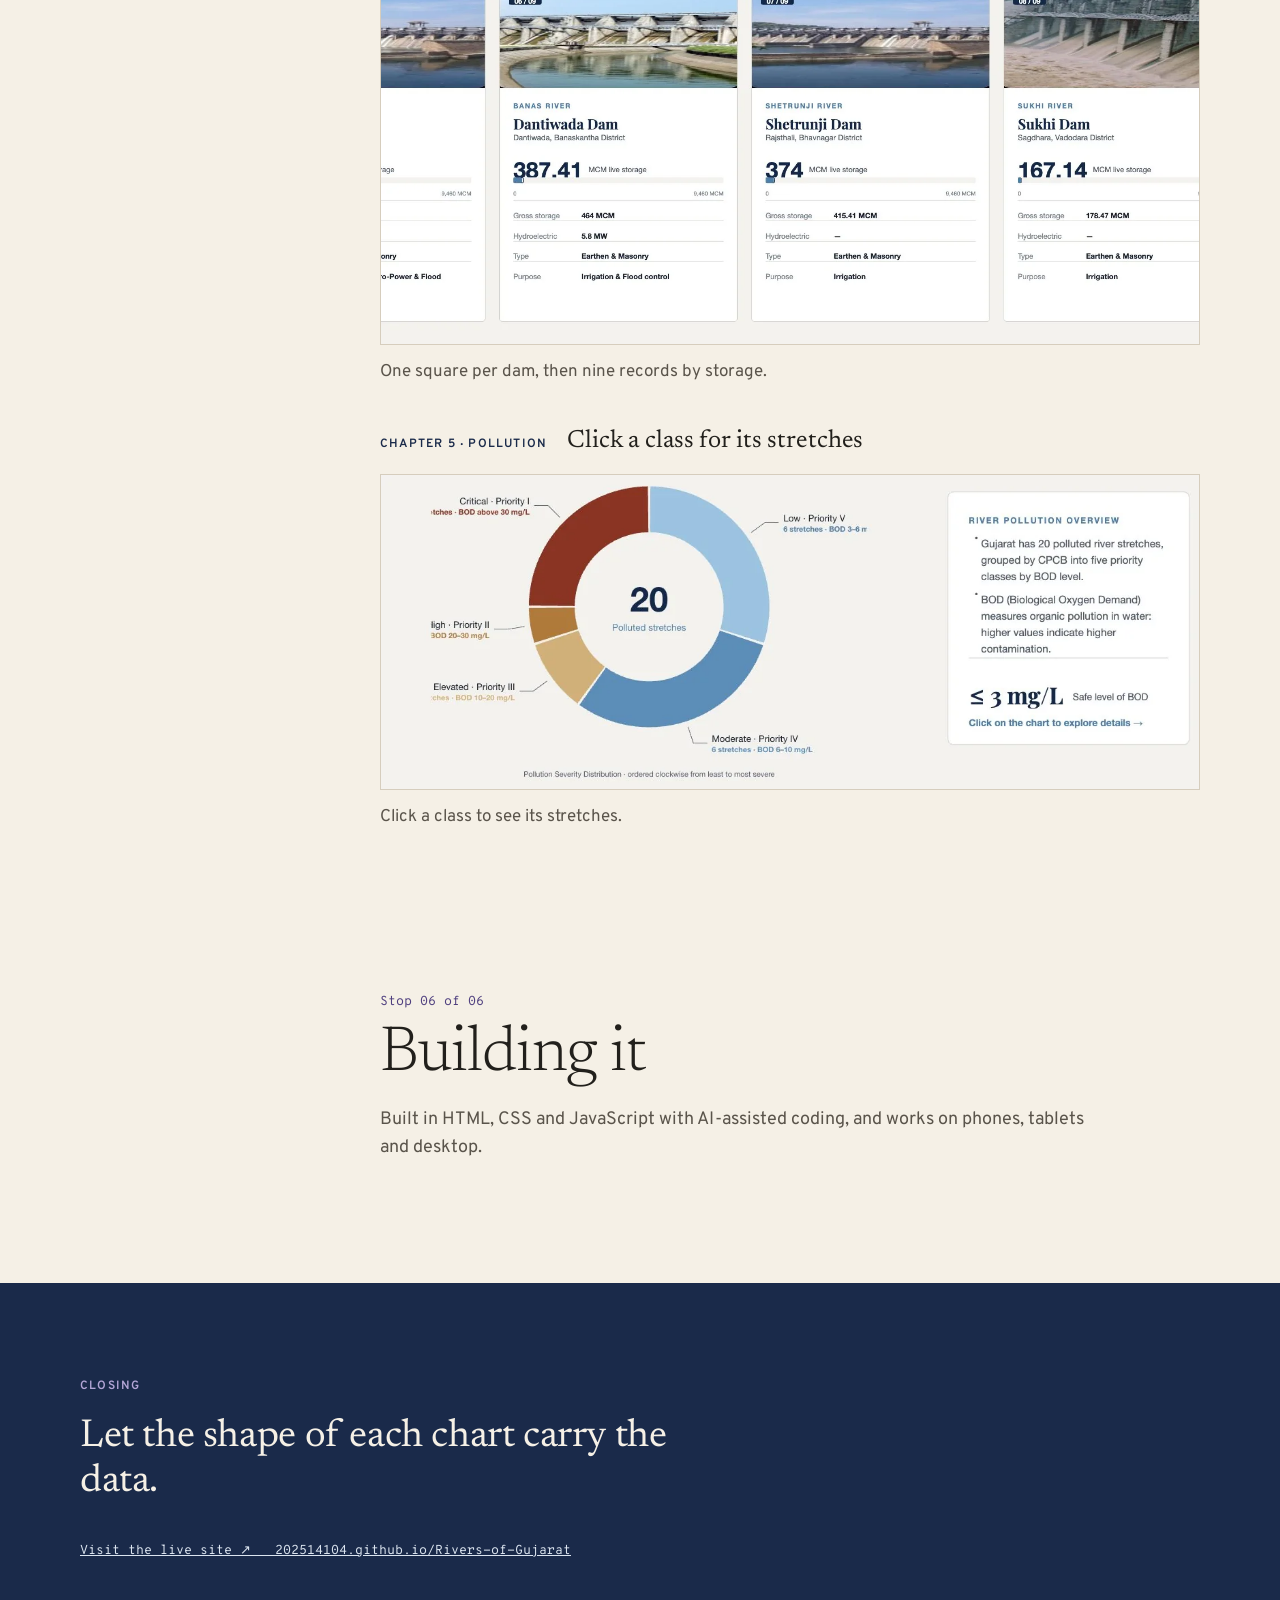
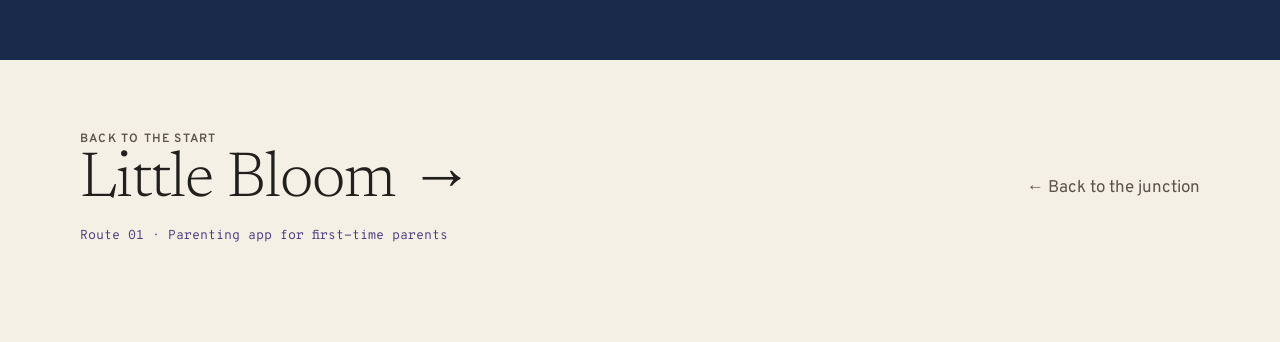
<file: work/rivers-of-gujarat.html>
<!doctype html>
<html lang="en">
<head>
<meta charset="utf-8">
<meta name="viewport" content="width=device-width, initial-scale=1">
<title>Rivers of Gujarat · Kinjal Dave</title>
<meta name="description" content="Case study: an interactive data-visualisation website about Gujarat’s 185 rivers, 802 dams and 20 polluted river stretches.">
<meta property="og:title" content="Rivers of Gujarat · Kinjal Dave">
<meta property="og:description" content="185 rivers, 802 dams and one question: how do you make a state’s water system readable?">
<meta name="theme-color" content="#1A2A4A">
<link rel="icon" href="data:image/svg+xml,%3Csvg xmlns='http://www.w3.org/2000/svg' viewBox='0 0 32 32'%3E%3Crect x='13' y='2' width='4' height='28' fill='%2322201C'/%3E%3Cpath d='M17 7h9l4 4-4 4h-9z' fill='%23B3A6D6'/%3E%3C/svg%3E">
<link rel="preload" href="../fonts/newsreader-latin-300-normal.woff2" as="font" type="font/woff2" crossorigin>
<link rel="preload" href="../fonts/overpass-latin-400-normal.woff2" as="font" type="font/woff2" crossorigin>
<link rel="stylesheet" href="../css/site.css">
</head>
<body>
<a class="skip" href="#content">Skip to content</a>
<header class="nav on-dark">
  <div class="wrap">
    <p class="crumb"><a class="who" href="../index.html">Kinjal Dave</a><span class="sep">&nbsp; / &nbsp;</span>Rivers of Gujarat</p>
    <a class="back" href="../index.html#top">← Back to the junction</a>
  </div>
</header>
<div class="progress" aria-hidden="true"></div>
<main id="content">
<section class="navy-band">
  <div class="wrap">
    <p class="label">Case study · Information design · Interactive website</p>
    <h1 class="t-xl" style="margin-top:16px">Rivers of Gujarat</h1>
    <p class="t-it sub">185 rivers, 802 dams and one question: how do you make a state’s water system readable?</p>
    <a class="live" href="https://202514104.github.io/Rivers-of-Gujarat/" target="_blank" rel="noopener">Visit the live site ↗</a>
    <div class="band-art">
      <figure><img src="../img/rg-opening-petals.webp" alt="The six major rivers drawn as petals fanning out from the Arabian Sea, each to scale, with the stretch inside Gujarat marked." width="560" height="700"></figure>
      <figure><img src="../img/rg-opening-districts.webp" alt="Map of Gujarat’s districts, shaded by how many major rivers flow through each." width="640" height="700" loading="lazy"></figure>
    </div>
  </div>
</section>
<section class="cs-open" style="padding-top:80px">
  <div class="wrap">
    <p class="label soft">Route 03 · 6 stops</p>
    <dl class="glance" style="margin-top:24px">
      <div><dt class="label">Problem</dt><dd class="b-m">River, dam and pollution data for Gujarat sits across government and open sources. The site gathers it and makes it comparable.</dd></div>
      <div><dt class="label">My role</dt><dd class="b-m">Solo: design, data gathering and front-end build with AI-assisted coding. Guided by Dr. Anupam Rana, M.Des IUxD.</dd></div>
      <div><dt class="label">Key insight</dt><dd class="t-s">Let each chart’s shape carry the data: rivers drawn to scale, one square per dam.</dd></div>
      <div><dt class="label">What I made</dt><dd class="b-m">A five-chapter scrolling story: district map, petals to scale, 47 rivers regrouped three ways, nine dam records, a pollution overview with BOD.</dd></div>
      <div><dt class="label">Status</dt><dd class="b-m">Live on GitHub Pages, on phones, tablets and desktop. Pollution levels checked against CPCB’s 2018 report.</dd></div>
    </dl>
  </div>
</section>
<div class="cs">
<nav class="rail river" style="--rail:var(--rivers-navy)" aria-label="Case study stops">
  <p class="label route-name">Route 03 · Rivers</p>
  <p class="end top">sea</p>
  <ol><li><a href="#s1"><span class="n">01</span><span>Choosing the topic</span></a></li><li><a href="#s2"><span class="n">02</span><span>Sources and method</span></a></li><li><a href="#s3"><span class="n">03</span><span>Structuring 185 rivers</span></a></li><li><a href="#s4"><span class="n">04</span><span>First layout → live site</span></a></li><li><a href="#s5"><span class="n">05</span><span>Interactions</span></a></li><li><a href="#s6"><span class="n">06</span><span>Building it</span></a></li></ol>
  <p class="end bottom">source</p>
</nav>
<div class="cs-main">

<section class="stop" id="s1">
  <div class="stop-head reveal"><p class="mono">Stop 01 of 06</p><h2 class="t-l">Choosing the topic</h2><p class="lede b-l">The module set no detailed brief: choose a topic and turn it into a data-visualisation website. I chose Gujarat’s rivers.</p></div>
  <div class="stop-body stack">
    <div class="question reveal"><p class="label">The question I set myself</p><p class="t-m">How do you make a state’s water system readable: 185 rivers, 802 dams and 20 polluted stretches, spread across government and open sources?</p></div>
    <div class="two reveal">
      <div class="ruled"><p class="label soft">With an open brief</p><p class="b-m">There was no client and no fixed dataset. The topic, the scope and the story were mine to set.</p></div>
      <div class="ruled"><p class="label soft">What “readable” meant here</p><p class="b-m">A reader should be able to find where the rivers are, compare them, sort them, and see what has been built on them and what has happened to them.</p></div>
    </div>
  </div>
</section>

<section class="stop" id="s2">
  <div class="stop-head reveal"><p class="mono">Stop 02 of 06</p><h2 class="t-l">Sources and method</h2><p class="lede b-l">I compiled the data from government and open-source platforms, then simplified it for clarity and comparison. Rivers and dams are grouped by basin, flow direction and use.</p></div>
  <div class="stop-body stack">
    <div class="facts4 reveal">
      <div><p class="t-l">185</p><p>rivers, 30 of them major</p></div>
      <div><p class="t-l">47</p><p>rivers with origin, direction and flow recorded</p></div>
      <div><p class="t-l">802</p><p>dams: 14 major, 193 medium, 595 minor</p></div>
      <div><p class="t-l">20</p><p>polluted river stretches (CPCB, 2018)</p></div>
    </div>
    <div class="reveal">
      <dl class="glance" style="margin-top:0;max-width:none">
        <div><dt class="label">Rivers and dams</dt><dd class="b-m">Central Water Commission (CWC) · India-WRIS (Water Resources Information System) · Government of Gujarat publications</dd></div>
        <div><dt class="label">Pollution</dt><dd class="b-m">Central Pollution Control Board (CPCB), polluted river stretches, 2018: priority classes I to V by BOD level</dd></div>
        <div><dt class="label">Maps</dt><dd class="b-m">District boundaries: INDIAN-SHAPEFILES (Census / LGD) · India outline: Survey of India, via Datameet · River courses: Natural Earth</dd></div>
      </dl>
      <p class="cap" style="margin-top:16px">Every source is listed on the live site, in its closing Methodology section.</p>
    </div>
  </div>
</section>

<section class="stop" id="s3">
  <div class="stop-head reveal"><p class="mono">Stop 03 of 06</p><h2 class="t-l">Structuring 185 rivers</h2><p class="lede b-l">Five chapters, read in order: where the rivers are, how they compare, what kind they are, what has been built on them, and what has happened to them.</p></div>
  <div class="stop-body table chapters reveal">
    <div class="tr"><span class="mono lav">Chapter 1</span><p class="t-s">The map</p><p class="q">Where are the rivers?</p><p class="b-m soft">India, then Gujarat’s 33 districts, coloured by how many major rivers flow through each.</p></div>
    <div class="tr"><span class="mono lav">Chapter 2</span><p class="t-s">Major rivers</p><p class="q">How do they compare?</p><p class="b-m soft">Six major rivers drawn to scale from the sea upstream, with the stretch inside Gujarat marked.</p></div>
    <div class="tr"><span class="mono lav">Chapter 3</span><p class="t-s">River types</p><p class="q">What kind of river is each?</p><p class="b-m soft">47 rivers sorted by origin, flow direction and whether they flow all year.</p></div>
    <div class="tr"><span class="mono lav">Chapter 4</span><p class="t-s">Dams</p><p class="q">What has been built on them?</p><p class="b-m soft">802 dams as squares, then nine major dams as records, largest storage first.</p></div>
    <div class="tr"><span class="mono lav">Chapter 5</span><p class="t-s">Pollution</p><p class="q">What has happened to them?</p><p class="b-m soft">20 polluted stretches in CPCB’s five priority classes, with the BOD range for each.</p></div>
  </div>
</section>

<section class="stop" id="s4">
  <div class="stop-head reveal"><p class="mono">Stop 04 of 06</p><h2 class="t-l">From first layout to live site</h2><p class="lede b-l">My first layout was a long Figma page. In code, I kept the chapters and changed the charts.</p></div>
  <div class="stop-body stack">
    <div class="first-layout reveal">
      <figure><p class="label soft" style="margin-bottom:10px">First layout · Figma</p><img src="../img/rg-early-full.webp" alt="The first layout as one long page: wave bands, photographs, a web of lines between rivers and types, dam cards and a pie chart." width="187" height="1024" loading="lazy"></figure>
      <div style="display:grid;gap:28px;align-content:start;padding-top:28px">
        <div><p class="label soft">What stayed</p><ul class="bullets b-m" style="margin-top:12px;display:grid;gap:8px"><li>The five chapters and their copy</li><li>The headline numbers and the nine dam records</li></ul></div>
        <div><p class="label lav">What changed</p><ul class="bullets lav b-m" style="margin-top:12px;display:grid;gap:8px"><li>A plain page instead of wave bands</li><li>Rivers drawn to scale</li><li>Charts built from the data, one square per dam</li></ul></div>
      </div>
    </div>
    <div class="reveal">
      <h3 class="t-s">River types: from a web of lines to a question you choose</h3>
      <div class="compare" style="margin-top:24px">
        <figure><span class="label soft">First layout</span><img src="../img/rg-early-types.webp" alt="First layout: 47 river names joined by lines to six type circles." width="1024" height="654" loading="lazy"></figure>
        <figure class="live"><span class="label">Live site</span><img src="../img/rg-live-types.webp" alt="Live site: rivers regrouped by direction and flow into four columns of tags." width="1140" height="720" loading="lazy"></figure>
      </div>
      <p class="b-m soft" style="margin-top:20px">Each river has three types, so the reader picks one question at a time.</p>
    </div>
  </div>
</section>

<section class="stop" id="s5">
  <div class="stop-head reveal"><p class="mono">Stop 05 of 06</p><h2 class="t-l">Interactions, chapter by chapter</h2><p class="lede b-l">One main interaction per chapter.</p></div>
  <div class="stop-body stack inter">
    <div class="reveal"><h3><span class="label">Chapter 1 · The map</span><span class="t-s">Hover a district, or pick a river</span></h3><img src="../img/rg-live-map.webp" alt="The district map with Vadodara selected: a panel lists the Narmada and the Mahi, with the districts each passes through." width="1210" height="700" loading="lazy"><p class="b-m">Districts shaded by how many major rivers cross them.</p></div>
    <div class="reveal"><h3><span class="label">Chapter 2 · Major rivers</span><span class="t-s">Change what the petals measure, or compare two</span></h3><img src="../img/rg-live-rivers.webp" alt="The petal chart with the Narmada and the Tapi compared side by side." width="1140" height="820" loading="lazy"><p class="b-m">Petals drawn to scale; compare any two rivers.</p></div>
    <div class="reveal"><h3><span class="label">Chapter 3 · River types</span><span class="t-s">Regroup 47 rivers by one question</span></h3><img src="../img/rg-live-types.webp" alt="River tags grouped by direction and flow." width="1140" height="720" loading="lazy"><p class="b-m">Dark tags are perennial rivers.</p></div>
    <div class="reveal"><h3><span class="label">Chapter 4 · Dams</span><span class="t-s">From 802 squares to nine records</span></h3><img src="../img/rg-live-units.webp" alt="802 small squares, one per dam: 14 major, 193 medium and 595 minor." width="1140" height="300" loading="lazy"><img src="../img/rg-live-records.webp" alt="Nine dam records in a sideways-scrolling row, each with a photograph and storage figures." width="1440" height="840" loading="lazy"><p class="b-m">One square per dam, then nine records by storage.</p></div>
    <div class="reveal"><h3><span class="label">Chapter 5 · Pollution</span><span class="t-s">Click a class for its stretches</span></h3><img src="../img/rg-live-pol.webp" alt="Donut chart of 20 polluted stretches with an overview card explaining BOD." width="1200" height="460" loading="lazy"><p class="b-m">Click a class to see its stretches.</p></div>
  </div>
</section>

<section class="stop" id="s6">
  <div class="stop-head reveal"><p class="mono">Stop 06 of 06</p><h2 class="t-l">Building it</h2><p class="lede b-l">Built in HTML, CSS and JavaScript with AI-assisted coding, and works on phones, tablets and desktop.</p></div>
</section>
<div style="height:120px"></div>
</div>
</div>
<section class="closing" style="background:var(--rivers-navy);padding:96px 0" aria-label="Closing">
  <div class="wrap" style="display:block">
    <p class="label">Closing</p>
    <p class="t-m">Let the shape of each chart carry the data.</p>
    <p style="margin-top:32px"><a class="mono" style="color:var(--rivers-mist)" href="https://202514104.github.io/Rivers-of-Gujarat/" target="_blank" rel="noopener">Visit the live site ↗ &nbsp; 202514104.github.io/Rivers-of-Gujarat</a></p>
  </div>
</section>
<section class="next" aria-label="Next route">
  <div class="wrap">
    <a class="go" href="little-bloom.html"><p class="label soft">Back to the start</p><p class="t-l">Little Bloom →</p><p class="mono">Route 01 · Parenting app for first-time parents</p></a>
    <a class="back" href="../index.html#top">← Back to the junction</a>
  </div>
</section>
</main>
<script src="../js/site.js" defer></script>
</body>
</html>
</file>
<file: css/site.css>
/* Kinjal Dave · portfolio
   Tokens mirror the Figma file "Portfolio / Colour", "Portfolio / Space" and the local text styles. */

@font-face{font-family:"Newsreader";src:url(../fonts/newsreader-latin-300-normal.woff2) format("woff2");font-weight:300;font-style:normal;font-display:swap}
@font-face{font-family:"Newsreader";src:url(../fonts/newsreader-latin-300-italic.woff2) format("woff2");font-weight:300;font-style:italic;font-display:swap}
@font-face{font-family:"Newsreader";src:url(../fonts/newsreader-latin-400-normal.woff2) format("woff2");font-weight:400;font-style:normal;font-display:swap}
@font-face{font-family:"Newsreader";src:url(../fonts/newsreader-latin-400-italic.woff2) format("woff2");font-weight:400;font-style:italic;font-display:swap}
@font-face{font-family:"Overpass";src:url(../fonts/overpass-latin-400-normal.woff2) format("woff2");font-weight:400;font-display:swap}
@font-face{font-family:"Overpass";src:url(../fonts/overpass-latin-600-normal.woff2) format("woff2");font-weight:600;font-display:swap}
/* Overpass draws the middle dot off-centre; borrow a centred one for U+00B7 only */
@font-face{font-family:"KD Dot";src:url(../fonts/newsreader-latin-400-normal.woff2) format("woff2");unicode-range:U+00B7;font-display:swap}
@font-face{font-family:"Overpass Mono";src:url(../fonts/overpass-mono-latin-400-normal.woff2) format("woff2");font-weight:400;font-display:swap}

:root{
  --paper:#F5F0E6; --paper-raised:#FBF8F2; --stone:#EBE4D6; --rule:#D6CDBD;
  --ink:#22201C; --ink-soft:#5A544B;
  --lavender-wash:#E7E1F1; --lavender:#B3A6D6; --lavender-ink:#4F3F7F;
  --bloom-teal:#23403F; --bloom-blush:#F8E2DE;
  --indroda-forest:#22382A; --indroda-sand:#E9E1CF;
  --rivers-navy:#1A2A4A; --rivers-mist:#DCE5F0;
  --serif:"Newsreader",Georgia,"Times New Roman",serif;
  --sans:"KD Dot","Overpass","Helvetica Neue",Arial,sans-serif;
  --mono:"Overpass Mono",ui-monospace,Menlo,monospace;
  --gutter:80px; --max:1440px;
  --ease:cubic-bezier(.2,.7,.2,1);
}
*,*::before,*::after{box-sizing:border-box}
html{-webkit-text-size-adjust:100%;scroll-behavior:smooth;scroll-padding-top:96px}
body{margin:0;background:var(--paper);color:var(--ink);font-family:var(--sans);font-size:17px;line-height:1.64;-webkit-font-smoothing:antialiased;text-rendering:optimizeLegibility}
img{max-width:100%;height:auto;display:block}
a{color:inherit}
p{margin:0}
h1,h2,h3,h4{margin:0;font-weight:inherit}
ul,ol,dl,dd,figure{margin:0;padding:0}
ul{list-style:none}
button{font:inherit;color:inherit;background:none;border:0;padding:0;cursor:pointer}
:focus-visible{outline:2px solid var(--lavender-ink);outline-offset:4px;border-radius:2px}
.skip{position:absolute;left:-9999px;top:0;background:var(--ink);color:var(--paper);padding:10px 16px;z-index:100}
.skip:focus{left:16px;top:16px}
.vh{position:absolute!important;width:1px;height:1px;overflow:hidden;clip:rect(0 0 0 0);white-space:nowrap}

/* ---------- Type (Figma text styles) ---------- */
.t-xl{font-family:var(--serif);font-weight:300;font-size:clamp(52px,7.8vw,112px);line-height:1;letter-spacing:-.025em}
.t-l{font-family:var(--serif);font-weight:300;font-size:clamp(40px,5vw,72px);line-height:1.06;letter-spacing:-.015em}
.t-m{font-family:var(--serif);font-weight:400;font-size:clamp(30px,3.06vw,44px);line-height:1.14;letter-spacing:-.01em}
.t-s{font-family:var(--serif);font-weight:400;font-size:clamp(22px,1.95vw,28px);line-height:1.28;letter-spacing:-.005em}
.t-it{font-family:var(--serif);font-weight:300;font-style:italic;font-size:clamp(26px,2.5vw,36px);line-height:1.24;letter-spacing:-.01em}
.b-l{font-size:clamp(18px,1.4vw,20px);line-height:1.6}
.b-m{font-size:17px;line-height:1.64}
.b-s{font-size:14px;line-height:1.57}
.label{font-family:var(--sans);font-weight:600;font-size:12px;line-height:1.33;letter-spacing:.1em;text-transform:uppercase}
.mono{font-family:var(--mono);font-size:13px;line-height:1.54}
.soft{color:var(--ink-soft)}
.lav{color:var(--lavender-ink)}

/* ---------- Layout ---------- */
.wrap{max-width:var(--max);margin:0 auto;padding:0 var(--gutter)}
.rule-top{border-top:1px solid var(--rule)}

/* ---------- Nav ---------- */
.nav{position:sticky;top:0;z-index:40;background:color-mix(in srgb,var(--paper) 94%,transparent);backdrop-filter:saturate(1.1)}
.nav .wrap{display:flex;align-items:center;justify-content:space-between;height:88px;position:relative}
.nav .wrap::after{content:"";position:absolute;left:var(--gutter);right:var(--gutter);bottom:0;height:1px;background:var(--rule)}
.nav .name{font-weight:600;font-size:17px;text-decoration:none}
.nav ul{display:flex;gap:36px;font-size:14px}
.nav a{text-decoration:none}
.nav ul a:hover{text-decoration:underline;text-underline-offset:4px}
.nav .resume{font-weight:600;color:var(--lavender-ink)}
.nav .back{font-family:var(--mono);font-size:13px;text-decoration:none}
.nav .back:hover{text-decoration:underline}
.nav .crumb{font-size:14px;color:var(--ink-soft)}
.nav .crumb a{color:var(--ink);text-decoration:none;font-weight:600}
.nav.on-dark{background:var(--rivers-navy);color:var(--paper)}
.nav.on-dark .crumb{color:var(--rivers-mist)}
.nav.on-dark .crumb a{color:var(--paper)}
.nav.on-dark .wrap::after{background:rgba(255,255,255,.18)}
.nav .menu-btn{display:none}

/* ---------- Hero ---------- */
.hero{padding:48px 0 120px}
.hero .wrap{display:grid;grid-template-columns:minmax(0,1fr) 418px;column-gap:88px;align-items:start}
.hero .intro{padding-top:12px;position:relative}
.hero h1{margin-top:22px}
.hero .second{font-family:var(--serif);font-style:italic;font-weight:300;font-size:clamp(26px,3.06vw,44px);line-height:1.18;color:var(--ink-soft);margin:14px 0 0 .06em}
.hero .lede{max-width:540px;margin-top:52px;display:grid;gap:16px}
.cta{display:inline-block;margin-top:44px;color:var(--lavender-ink);text-decoration:none;border-bottom:1px solid var(--lavender-ink);padding-bottom:6px}
.cta:hover{border-bottom-width:2px;padding-bottom:5px}

/* Junction: the signpost navigation */
.junction{position:relative;padding-left:12px}
.junction .post{position:absolute;left:0;top:-30px;width:6px;bottom:42px;background:var(--ink)}
.junction .post::before{content:"";position:absolute;left:-6px;top:0;width:18px;height:6px;background:var(--ink)}
.junction .lit{position:absolute;left:0;width:6px;background:var(--lavender-ink);transform-origin:top;transform:scaleY(0);transition:transform .3s var(--ease)}
.signs{display:grid;gap:28px}
.sign{position:relative;display:block;text-decoration:none;color:var(--ink);padding:22px 54px 22px 28px;min-height:228px;display:flex;flex-direction:column;transition:opacity .2s var(--ease)}
.sign .shape{position:absolute;inset:0;width:100%;height:100%;overflow:visible;z-index:-1}
.sign .shape polygon{fill:var(--paper-raised);stroke:var(--ink);stroke-width:1;vector-effect:non-scaling-stroke;transition:fill .2s var(--ease)}
.sign{isolation:isolate}
.sign .meta{color:var(--ink-soft)}
.sign .title{font-family:var(--serif);font-weight:400;font-size:32px;line-height:1.25;letter-spacing:-.005em;margin-top:8px}
.sign .desc{font-size:15px;line-height:1.47;margin-top:10px;max-width:316px}
.sign .facts{font-family:var(--mono);font-size:12px;line-height:1.5;color:var(--ink-soft);margin-top:12px}
.sign .go{font-family:var(--mono);font-size:13px;color:var(--lavender-ink);margin-top:auto;padding-top:14px}
.junction.engaged .sign{opacity:.38}
.junction.engaged .sign.active{opacity:1}
.sign.active .shape polygon,.sign:focus-visible .shape polygon{fill:var(--lavender-wash);stroke:var(--lavender-ink)}
.sign:focus-visible{outline:none}
.sign:focus-visible .shape polygon{stroke-width:2.5}
.here{position:relative;margin-top:42px;padding-left:32px}
.here .dot{position:absolute;left:-15px;top:-6px;width:30px;height:30px;border-radius:50%;border:1px solid var(--lavender-ink);display:grid;place-items:center;background:var(--paper)}
.here .dot::after{content:"";width:14px;height:14px;border-radius:50%;background:var(--lavender-ink)}
.here .label{color:var(--lavender-ink)}
.here .line{font-family:var(--serif);font-style:italic;font-weight:300;font-size:22px;line-height:1.36;margin-top:12px}
.here .src{margin-top:12px;color:var(--ink-soft);font-size:12px}

/* Hover preview window (desktop) */
.preview{position:absolute;left:0;width:min(560px,100%);display:grid;grid-template-columns:200px 1fr;gap:24px;align-items:center;padding:20px;background:var(--paper-raised);border:1px solid var(--lavender-ink);opacity:0;transform:translateY(8px);pointer-events:none;transition:opacity .2s var(--ease),transform .2s var(--ease)}
.preview.show{opacity:1;transform:none}
.preview .pv-media{height:220px;display:grid;place-items:center;overflow:hidden;background:var(--stone)}
.preview .pv-media img{width:100%;height:100%;object-fit:cover;object-position:top}
.preview .pv-media svg{width:100%;height:auto}
.preview .pv-text{display:grid;gap:12px}
.preview .pv-line{font-family:var(--serif);font-size:22px;line-height:1.3}
.route-line{position:absolute;height:2px;background:var(--lavender-ink);transform-origin:left;transform:scaleX(0);transition:transform .3s var(--ease);pointer-events:none}
.route-line.show{transform:scaleX(1)}
.tap-preview{display:none}

/* ---------- Work: route sections ---------- */
.work-head{padding:64px 0 48px}
.work-head .wrap{display:grid;grid-template-columns:1fr 1fr;gap:40px;align-items:end}
.work-head .wrap>div{border-bottom:1px solid var(--rule);padding-bottom:14px}
.route{padding:56px 0 96px}
.route .wrap{display:grid;grid-template-columns:minmax(0,520px) minmax(0,700px);justify-content:space-between;gap:60px;align-items:start}
.route .num{color:var(--ink-soft)}
.route h2{margin-top:12px}
.route .intro{margin-top:28px;max-width:520px}
.tags{display:flex;flex-wrap:wrap;gap:8px;margin-top:24px}
.tag{font-family:var(--mono);font-size:13px;line-height:1;padding:7px 10px 6px;border:1px solid var(--rule);color:var(--ink-soft);background:var(--paper-raised)}
.follow{display:inline-block;margin-top:40px;font-weight:600;color:var(--lavender-ink);text-decoration:none}
.follow:hover{text-decoration:underline;text-underline-offset:5px}
.chain{margin-top:40px;border-top:1px solid var(--rule)}
.chain>div{display:grid;grid-template-columns:120px 1fr;gap:24px;padding:18px 0;border-bottom:1px solid var(--rule)}
.chain dt{padding-top:4px;color:var(--ink-soft)}
.chain>div:last-child dt{color:var(--lavender-ink)}
.panel-bloom{background:var(--bloom-blush);padding:40px;display:grid;grid-template-columns:1fr 150px;gap:32px;align-items:start}
.panel-bloom .main img{width:100%;aspect-ratio:330/740;object-fit:cover;object-position:top;border-radius:22px;border:1px solid rgba(0,0,0,.06)}
.panel-bloom .side{display:grid;gap:22px}
.panel-bloom .side img{border-radius:12px;border:1px solid rgba(0,0,0,.06)}
.panel-bloom .side p{margin-top:8px}
.panel-bloom .cap{margin-top:20px}
.panel-bloom .cap p{margin-top:8px}
.route-indroda{padding-top:0}
.field-photo{position:relative;height:clamp(240px,36vw,520px);overflow:hidden;margin-bottom:56px}
.field-photo img{width:100%;height:100%;object-fit:cover}
.field-photo figcaption{position:absolute;left:var(--gutter);bottom:18px;color:#fff;font-family:var(--mono);font-size:13px;text-shadow:0 1px 3px rgba(0,0,0,.5)}
.route-indroda .wrap{grid-template-columns:minmax(0,560px) minmax(0,600px)}
.route-indroda .it{margin-top:24px;color:var(--indroda-forest);max-width:520px}
.status{margin-top:24px;background:var(--lavender-wash);padding:14px 18px;max-width:512px}
.route-indroda figure img{width:100%;aspect-ratio:600/431;object-fit:cover}
.route-indroda figcaption{margin-top:12px}
.route-rivers{background:var(--rivers-navy);color:var(--paper);padding:96px 0}
.route-rivers .wrap{align-items:center}
.route-rivers .num,.route-rivers .soft{color:var(--rivers-mist)}
.route-rivers .tag{background:transparent;color:var(--rivers-mist);border-color:rgba(220,229,240,.45)}
.route-rivers .follow{color:var(--lavender)}
.stats{display:flex;gap:56px;margin-top:48px;flex-wrap:wrap}
.stats .n{font-family:var(--serif);font-weight:300;font-size:clamp(48px,5vw,72px);line-height:1}
.stats .mono{color:var(--rivers-mist);margin-top:10px}
.ticks{margin-top:28px;width:100%;max-width:560px;height:48px;display:block}
.map-card{background:var(--paper);color:var(--ink);padding:32px 24px}
.map-card .cap{margin-top:24px;color:var(--ink-soft)}
.rivers-map{width:100%;height:auto;display:block}
.rivers-map .land{fill:var(--stone);stroke:var(--ink-soft);stroke-width:1;stroke-linejoin:round}
.rivers-map .river{fill:none;stroke:var(--rivers-navy);stroke-linecap:round;stroke-linejoin:round}
.rivers-map .rn{font-family:var(--serif);font-style:italic;font-weight:300;font-size:22px;fill:var(--rivers-navy)}
.rivers-map .rk{font-family:var(--mono);font-size:11px;fill:var(--ink-soft)}
.rivers-map .sea{font-family:var(--serif);font-style:italic;font-weight:300;font-size:20px;fill:var(--ink-soft)}

/* ---------- How I decide ---------- */
.decide{padding:120px 0}
.decide .head{display:grid;grid-template-columns:1fr 1fr;gap:40px;align-items:end}
.decide h2{margin-top:12px;max-width:640px}
.log{margin-top:64px}
.log .row{display:grid;grid-template-columns:220px 1fr 1fr;gap:40px;padding:28px 0;border-bottom:1px solid var(--rule)}
.log .row.headrow{padding:0 0 14px;color:var(--ink-soft)}
.log .where .mono{color:var(--ink-soft);margin-top:4px}
.log .saw{color:var(--ink-soft)}
.log .did{display:grid;grid-template-columns:24px 1fr;gap:8px}
.log .did::before{content:"→";color:var(--lavender-ink)}

/* ---------- About / Contact ---------- */
.about{background:var(--stone);padding:120px 0}
.about .wrap{display:grid;grid-template-columns:380px minmax(0,1fr);gap:120px;align-items:start}
.about img{width:100%;aspect-ratio:380/480;object-fit:cover}
.about h2{margin-top:12px}
.about .text{margin-top:32px;display:grid;gap:16px;max-width:620px}
.facts-row{display:flex;gap:48px;margin-top:40px;flex-wrap:wrap}
.facts-row dt{color:var(--ink-soft)}
.facts-row dd{margin-top:6px;font-size:17px}
.contact{background:var(--lavender-wash);padding:120px 0 40px}
.contact .grid{display:grid;grid-template-columns:1fr 360px;gap:60px;align-items:start}
.contact h2{margin-top:12px}
.mail{display:inline-block;margin-top:24px;font-family:var(--serif);font-size:clamp(26px,3.06vw,44px);color:var(--lavender-ink);text-decoration:none;border-bottom:1px solid var(--lavender-ink);word-break:break-word}
.mail:hover{border-bottom-width:2px}
.contact .details{padding-top:60px;display:grid;gap:12px}
.contact .details a{font-weight:600;font-size:20px;text-decoration:none}
.contact .details a:hover{text-decoration:underline}
.foot{display:flex;justify-content:space-between;margin-top:120px;padding-top:18px;border-top:1px solid var(--lavender);color:var(--ink-soft)}
.foot a{text-decoration:none}
.foot a:hover{text-decoration:underline}

/* ---------- Case studies ---------- */
.cs-open{padding:64px 0 0}
.cs-open .wrap>.label{color:var(--ink-soft)}
.cs-open h1{margin-top:16px}
.cs-open .it{margin-top:24px;max-width:860px}
.opening-photo{position:relative;height:clamp(260px,42vw,600px);overflow:hidden}
.opening-photo img{width:100%;height:100%;object-fit:cover}
.opening-photo figcaption{position:absolute;left:var(--gutter);bottom:18px;color:#fff;font-family:var(--mono);font-size:13px;text-shadow:0 1px 3px rgba(0,0,0,.6)}
.navy-band{background:var(--rivers-navy);color:var(--paper);padding:56px 0 96px}
.navy-band .label{color:var(--rivers-mist)}
.navy-band .sub{color:var(--rivers-mist);max-width:620px;margin-top:20px}
.navy-band .live{display:inline-block;margin-top:28px;color:var(--lavender);font-weight:600;text-decoration:none}
.navy-band .live:hover{text-decoration:underline}
.band-art{display:grid;grid-template-columns:560fr 640fr;gap:80px;margin-top:80px}
.band-art figure{background:var(--paper);color:var(--ink);padding:0}
.band-art img{width:100%}
.band-art figcaption{padding:16px 20px;color:var(--ink-soft);font-size:14px}

.cs{display:grid;grid-template-columns:240px minmax(0,980px);column-gap:60px;max-width:var(--max);margin:0 auto;padding:0 var(--gutter)}
.cs main{min-width:0}
.rail{position:sticky;top:120px;align-self:start;margin-top:96px;padding-left:22px}
.rail .route-name{color:var(--ink-soft);margin:0 0 18px -22px}
.rail ol{list-style:none;padding:0;margin:0;position:relative}
.rail ol::before{content:"";position:absolute;left:-17px;top:6px;bottom:6px;width:3px;background:var(--rail,var(--ink))}
.rail.dashed ol::before{width:0;border-left:3px dashed var(--rail)}
.rail li{position:relative;padding:5px 0}
.rail a{display:grid;grid-template-columns:28px 1fr;gap:6px;text-decoration:none;color:var(--ink-soft);font-size:13px;line-height:1.4}
.rail a .n{font-family:var(--mono);font-size:12px}
.rail a:hover{color:var(--ink)}
.rail li::before{content:"";position:absolute;left:-22px;top:10px;width:13px;height:13px;border-radius:50%;background:var(--paper);border:2px solid var(--rail,var(--ink));transition:background .2s}
.rail li.passed::before{background:var(--rail,var(--ink))}
.rail li.current::before{background:var(--lavender-ink);border-color:var(--lavender-ink);box-shadow:0 0 0 5px var(--paper),0 0 0 6px var(--lavender-ink)}
.rail li.current a{color:var(--ink);font-weight:600}
.rail li.tick::after{content:"";position:absolute;left:-30px;top:16px;width:10px;height:2px;background:var(--lavender-ink)}
.rail .end{font-family:var(--mono);font-size:12px;color:var(--ink-soft);margin-left:-22px}
.rail .end.top{margin-bottom:6px}.rail .end.bottom{margin-top:6px}
.progress{display:none}

.glance{margin-top:56px;border-top:1px solid var(--rule);max-width:932px}
.glance>div{display:grid;grid-template-columns:160px 1fr;gap:32px;padding:18px 0;border-bottom:1px solid var(--rule)}
.glance dt{padding-top:5px;color:var(--ink-soft)}
.proto-links{display:flex;flex-wrap:wrap;gap:32px;margin-top:28px;font-weight:600}
.proto-links a{color:var(--lavender-ink);text-decoration:none}
.proto-links a:hover{text-decoration:underline}
.proto-links .pending{color:var(--ink-soft);font-weight:400}

.stop{padding-top:160px}
.stop:first-of-type{padding-top:120px}
.stop-head .mono{color:var(--lavender-ink)}
.stop-head h2{margin-top:10px;max-width:900px}
.stop-head .lede{margin-top:16px;max-width:720px;color:var(--ink-soft)}
.stop-body{margin-top:56px}
.stack>*+*{margin-top:40px}
.two{display:grid;grid-template-columns:1fr 1fr;gap:40px}
.three{display:grid;grid-template-columns:repeat(3,1fr);gap:24px}
.cap{font-size:14px;line-height:1.57;color:var(--ink-soft);margin-top:10px}
.callout{background:var(--lavender-wash);padding:24px 28px}
.callout .label{color:var(--lavender-ink)}
.callout p{margin-top:8px}
.note{border:1px dashed var(--ink);padding:22px 28px}
.note .label{color:var(--ink-soft)}
.note p{margin-top:8px}
.boxed{background:var(--paper-raised);border:1px solid var(--rule);padding:24px}
.sec-title{font-family:var(--serif);font-size:28px;line-height:1.28}
.list-dash>li{padding-left:0}
.list-dash>li+li{margin-top:8px}
.table{border-top:1px solid var(--rule)}
.table .tr{display:grid;gap:32px;padding:20px 0;border-bottom:1px solid var(--rule)}
.table .th{padding:0 0 12px;color:var(--ink-soft);border-bottom:1px solid var(--rule)}
.screen{border-radius:18px;border:1px solid rgba(0,0,0,.08);background:#fff;overflow:hidden}
.screen img{width:100%}
.screens{display:flex;gap:24px;align-items:flex-start;flex-wrap:wrap}
.screens figure{flex:1 1 0;min-width:0}
.screens figcaption{font-family:var(--mono);font-size:13px;color:var(--ink-soft);margin-top:10px}
.decision{display:grid;grid-template-columns:400px minmax(0,1fr);gap:48px;padding:40px 0;border-top:1px solid var(--rule);align-items:start}
.decision .mono{color:var(--lavender-ink)}
.decision h3{margin-top:10px}
.decision p{margin-top:14px}
.decision .screens{background:var(--bloom-blush);padding:24px;justify-content:center}
.decision .screens figure{max-width:220px}
.strip{background:var(--bloom-blush);padding:32px;overflow-x:auto}
.strip .screens{flex-wrap:nowrap}
.strip figure{min-width:120px;max-width:150px}

.nums{display:grid;grid-template-columns:repeat(3,1fr);gap:24px}
.nums .big{font-family:var(--serif);font-weight:300;font-size:clamp(64px,7.8vw,112px);line-height:1;letter-spacing:-.025em}
.nums .of{font-family:var(--serif);font-size:28px;color:var(--ink-soft)}
.nums p{margin-top:12px}
.bars .row{display:grid;grid-template-columns:170px 1fr 28px;gap:12px;align-items:center;margin-top:10px;font-size:14px}
.bars .bar{height:12px;background:var(--bloom-teal)}
.bars .track{background:var(--stone)}
.stack-bar{display:flex;height:30px;margin-top:6px}
.stack-bar span{display:grid;place-items:center;font-family:var(--mono);font-size:13px}
.legend{display:flex;gap:18px;flex-wrap:wrap;margin-top:14px;font-family:var(--mono);font-size:13px;color:var(--ink-soft)}
.legend i{display:inline-block;width:12px;height:12px;margin-right:6px;vertical-align:-1px}
.c1{background:var(--bloom-teal);color:#fff}.c2{background:#8FB1AD;color:var(--ink)}.c3{background:var(--bloom-blush);color:var(--ink)}
.themes{display:grid;grid-template-columns:repeat(3,1fr);gap:24px}
.themes>div{border-top:2px solid var(--bloom-teal);padding-top:14px}
.themes h4{font-weight:600;font-size:17px}
.themes p{font-size:14px;color:var(--ink-soft);margin-top:6px}
.reframe{border-left:3px solid var(--lavender-ink);padding-left:32px;max-width:900px}
.reframe p+p{margin-top:24px}
.reframe .t-it{color:var(--lavender-ink)}
.board{display:grid;grid-template-columns:repeat(4,1fr);gap:20px;background:var(--stone);padding:24px}
.board h4{margin-bottom:10px;color:var(--ink-soft)}
.board li{background:var(--paper-raised);padding:9px 12px;font-size:14px;margin-top:8px;border:1px solid var(--rule)}
.board li.picked{background:var(--lavender-wash);border-color:var(--lavender-ink);font-weight:600}
.board-key{margin-top:12px;font-family:var(--mono);font-size:13px;color:var(--ink-soft)}
.board-key i{display:inline-block;width:12px;height:12px;background:var(--lavender-wash);border:1px solid var(--lavender-ink);margin-right:6px;vertical-align:-1px}
.synth .tr{grid-template-columns:1fr 1fr 1fr;column-gap:48px;align-items:start;padding:28px 0}
.synth .th{padding:14px 0}
.synth .tr>*{margin:0}
.synth .t-s{font-size:24px;line-height:1.3;margin-top:-3px}
.synth .did{color:var(--ink);border-left:2px solid var(--lavender-ink);padding-left:16px;margin-left:-18px}
.synth .th>*:nth-child(3){padding-left:0}

.gallery{display:grid;grid-template-columns:240px 1fr;gap:40px;padding:32px 0;border-top:1px solid var(--rule)}
.gallery .label{color:var(--lavender-ink)}
.gallery h3{margin-top:8px}
.gallery .pics{display:grid;grid-template-columns:repeat(3,1fr);gap:20px}
.gallery .pics.two{grid-template-columns:repeat(2,1fr)}
.gallery .pics img{width:100%;object-fit:cover}
.visits{display:grid;grid-template-columns:repeat(3,1fr);gap:24px}
.visits>div{border-top:2px solid var(--indroda-forest);padding-top:20px}
.visits .t-m{color:var(--indroda-forest)}
.visits .label{color:var(--ink-soft);margin-top:4px}
.visits p{margin-top:10px}
.methods{display:flex;flex-wrap:wrap;gap:10px}
.empathy{display:grid;grid-template-columns:repeat(3,1fr);gap:20px}
.empathy>div{background:var(--paper-raised);border:1px solid var(--rule);padding:22px}
.empathy>div.pain{background:var(--indroda-sand)}
.empathy h4{display:flex;align-items:baseline;gap:10px}
.empathy h4 .label{color:var(--lavender-ink)}
.empathy li{margin-top:10px}
.empathy .say li{font-family:var(--serif);font-style:italic;font-weight:300;font-size:20px;line-height:1.3;color:var(--indroda-forest)}
.ekey{display:flex;flex-wrap:wrap;gap:8px 24px;margin-bottom:24px}
.ekey .label{color:var(--lavender-ink);margin-right:6px}
.insights{display:grid;grid-template-columns:1fr 1fr;gap:40px 24px}
.insight{border-top:2px solid var(--indroda-forest);padding-top:20px;display:grid;gap:14px;align-content:start}
.insight.key{background:var(--lavender-wash);border-top-color:var(--lavender-ink);padding:20px 24px 24px}
.insight .mono{color:var(--lavender-ink)}
.insight .label{color:var(--ink-soft);margin-bottom:4px}
.hmw{background:var(--indroda-forest);color:var(--paper);padding:44px 48px}
.hmw .label{color:var(--lavender)}
.hmw p{margin-top:12px}
.flag{display:inline-block;border:1px dashed var(--lavender-ink);color:var(--lavender-ink);padding:6px 12px;font-family:var(--mono);font-size:13px}
.lessons .tr{grid-template-columns:400px 1fr}
.bullets li{display:grid;grid-template-columns:10px 1fr;gap:12px}
.bullets li::before{content:"";height:1px;background:var(--rule);margin-top:13px}
.bullets.lav li::before{background:var(--lavender)}
.closing{color:var(--paper);padding:110px 0}
.closing .wrap{display:grid;grid-template-columns:minmax(0,1fr) 460px;gap:80px;align-items:center}
.closing .label{color:var(--lavender)}
.closing p.t-m{margin-top:20px;max-width:620px}
.closing .small{margin-top:40px;font-size:14px;opacity:.85}
.closing img{width:100%}
.next{padding:72px 0 96px}
.next .wrap{display:flex;justify-content:space-between;align-items:center;gap:40px;flex-wrap:wrap}
.next a.go{text-decoration:none}
.next a.go:hover .t-l{text-decoration:underline;text-decoration-thickness:2px;text-underline-offset:10px}
.next .mono{color:var(--lavender-ink);margin-top:10px}
.next .back{font-size:17px;color:var(--ink-soft);text-decoration:none}
.next .back:hover{text-decoration:underline}

.facts4{display:grid;grid-template-columns:repeat(4,1fr);gap:20px}
.facts4>div{border-top:2px solid var(--rivers-navy);padding-top:16px}
.facts4 .t-l{color:var(--rivers-navy)}
.facts4 p{font-size:14px;color:var(--ink-soft);margin-top:6px}
.question{background:var(--rivers-mist);padding:36px 40px}
.question .label{color:var(--rivers-navy)}
.question p{margin-top:10px}
.chapters .tr{grid-template-columns:100px 200px 300px 1fr;align-items:baseline}
.chapters .q{font-family:var(--serif);font-style:italic;font-weight:300;font-size:22px;color:var(--rivers-navy)}
.compare{display:grid;grid-template-columns:1fr 1fr;gap:40px}
.compare figure .label{display:block;margin-bottom:10px}
.compare img{border:1px solid var(--rule);width:100%}
.compare .live .label{color:var(--rivers-navy)}
.first-layout{display:grid;grid-template-columns:187px 1fr;gap:48px}
.first-layout img{border:1px solid var(--rule)}
.inter h3{display:flex;gap:20px;align-items:baseline;flex-wrap:wrap}
.inter h3 .label{color:var(--rivers-navy)}
.inter img{border:1px solid var(--rule);width:100%;margin-top:16px}
.inter p{margin-top:14px;color:var(--ink-soft)}

/* ---------- Reveal (respectful) ---------- */
@media (prefers-reduced-motion:no-preference){
  .js .reveal{opacity:0;transform:translateY(14px);transition:opacity .6s var(--ease),transform .6s var(--ease)}
  .js .reveal.in{opacity:1;transform:none}
}
@media (prefers-reduced-motion:reduce){
  html{scroll-behavior:auto}
  *,*::before,*::after{transition:none!important;animation:none!important}
}

/* ---------- Responsive ---------- */
@media (max-width:1240px){
  :root{--gutter:48px}
  .hero .wrap{grid-template-columns:minmax(0,1fr) 380px;column-gap:56px}
  .sign .title{font-size:28px}
  .cs{grid-template-columns:200px minmax(0,1fr);column-gap:40px}
  .decision{grid-template-columns:320px minmax(0,1fr)}
  .about .wrap{gap:64px;grid-template-columns:320px minmax(0,1fr)}
}
@media (max-width:1024px){
  .hero .wrap{grid-template-columns:1fr;row-gap:64px}
  .junction{max-width:480px}
  .preview,.route-line,.junction .lit{display:none}
  .route .wrap,.route-indroda .wrap{grid-template-columns:1fr}
  .route .art{order:2}
  .cs{display:block}
  .rail{display:none}
  .progress{display:block;position:fixed;left:0;top:0;height:3px;width:100%;z-index:60;background:var(--lavender-ink);transform-origin:left;transform:scaleX(0)}
  .decision{grid-template-columns:1fr}
  .band-art{grid-template-columns:1fr;gap:32px}
  .closing .wrap{grid-template-columns:1fr}
  .closing img{max-width:420px}
  .board{grid-template-columns:repeat(2,1fr)}
  .first-layout{grid-template-columns:120px 1fr;gap:24px}
  .about .wrap{grid-template-columns:1fr}
  .about img{max-width:380px}
  .contact .grid{grid-template-columns:1fr}
  .contact .details{padding-top:0}
}
@media (max-width:760px){
  :root{--gutter:24px}
  body{font-size:16px}
  .nav .wrap{height:68px}
  .nav ul{display:none}
  .nav ul.open{display:grid;position:absolute;top:68px;left:0;right:0;background:var(--paper);padding:16px var(--gutter) 24px;gap:14px;font-size:17px;border-bottom:1px solid var(--rule)}
  .nav .menu-btn{display:block;font-family:var(--mono);font-size:13px;padding:10px 0}
  .nav .crumb .sep,.nav .crumb .who{display:none}
  .hero{padding:32px 0 72px}
  .hero .lede{margin-top:32px}
  .junction{padding-left:12px}
  .sign{min-height:0;padding:20px 48px 20px 22px}
  .sign .title{font-size:26px}
  .signs{gap:16px}
  .tap-preview.open{display:grid;grid-template-columns:1fr 120px;gap:16px;align-items:center;border:1px solid var(--lavender-ink);background:var(--paper-raised);padding:16px;margin-top:-4px}
  .tap-preview p{font-family:var(--serif);font-size:19px;line-height:1.3}
  .tap-preview .mono{color:var(--lavender-ink);margin-top:10px}
  .tap-preview img,.tap-preview svg{width:100%;max-height:190px;object-fit:cover;object-position:top}
  .work-head .wrap,.decide .head{grid-template-columns:1fr}
  .route{padding:40px 0 72px}
  .panel-bloom{padding:20px;grid-template-columns:1fr 110px;gap:16px}
  .chain>div{grid-template-columns:1fr;gap:4px}
  .stats{gap:28px}
  .decide{padding:80px 0}
  .log .row{grid-template-columns:1fr;gap:12px}
  .log .row.headrow{display:none}
  .about,.contact{padding:80px 0 32px}
  .foot{margin-top:72px}
  .glance>div{grid-template-columns:1fr;gap:4px}
  .stop{padding-top:96px}
  .two,.three,.nums,.visits,.empathy,.insights,.compare,.themes{grid-template-columns:1fr}
  .gallery{grid-template-columns:1fr;gap:20px}
  .gallery .pics{grid-template-columns:repeat(2,1fr)}
  .table .tr,.synth .tr,.lessons .tr,.chapters .tr{grid-template-columns:1fr;gap:8px}
  .table .th{display:none}
  .facts4{grid-template-columns:1fr 1fr}
  .board{grid-template-columns:1fr}
  .decision .screens{padding:16px}
  .hmw{padding:28px 24px}
  .first-layout{grid-template-columns:1fr}
  .first-layout img{max-width:160px}
  .bars .row{grid-template-columns:120px 1fr 24px}
  .next .wrap{display:block}
  .next .back{display:inline-block;margin-top:28px}
}

/* hero positioning helpers */
.hero .wrap{position:relative}
.preview{left:var(--gutter)}
.junction .signs>li{position:relative}
.rivers-map.mini{width:100%;height:auto}
.cs-main{min-width:0}
.screen img{aspect-ratio:393/852;object-fit:cover;object-position:top}
.route-rivers .wrap{grid-template-columns:minmax(0,640px) minmax(0,600px)}
.route-rivers .stats{gap:48px;flex-wrap:nowrap}
.panel-bloom{grid-template-columns:1fr 170px}
@media (max-width:1240px){.route-rivers .stats{flex-wrap:wrap}}
/* Indroda additions */
.fieldlog{margin-top:64px;max-width:980px}
.fieldlog-grid{display:grid;grid-template-columns:420fr 260fr 260fr;gap:24px;margin-top:16px;align-items:start}
.fieldlog-grid img{width:100%;object-fit:cover}
.fieldlog-grid figure:nth-child(1) img{aspect-ratio:420/302}
.fieldlog-grid figure:nth-child(2) img{aspect-ratio:260/169}
.fieldlog-grid figure:nth-child(3) img{aspect-ratio:260/306}
.split{display:grid;grid-template-columns:520fr 412fr;gap:48px;align-items:start}
.split img{width:100%}
.table.obs .tr{grid-template-columns:40px 260px 1fr 1fr;gap:28px;align-items:start}
.table.obs .t-s{font-size:24px}
.three.parts>div{border-top:1px solid var(--rule);padding-top:16px}
.three.parts .label{margin-bottom:10px}
.empathy h3{display:flex;align-items:baseline;gap:10px}
.empathy h3 .label{color:var(--lavender-ink)}
.empathy ul{margin-top:6px}
.gallery .pics figure img{aspect-ratio:220/283}
.gallery .pics.two figure img{aspect-ratio:330/214}
@media (max-width:1024px){.split{grid-template-columns:1fr}.fieldlog-grid{grid-template-columns:1fr 1fr}.fieldlog-grid figure:nth-child(1){grid-column:1/-1}}
@media (max-width:760px){.table.obs .tr{grid-template-columns:1fr}.three.parts{grid-template-columns:1fr}}
.gallery .pics.land figure img{aspect-ratio:220/189}
.gallery .pics.mid figure img{aspect-ratio:220/259}
/* Rivers additions */
.ruled{border-top:1px solid var(--rule);padding-top:16px}
.ruled .label{margin-bottom:10px}
.navy-band .t-it.sub{color:var(--rivers-mist)}
.band-art figure{align-self:start}
.rail.river ol::before{width:3px;border-radius:2px}
.closing .t-m{margin-top:16px}
.facts4 p.t-l{font-size:clamp(44px,5vw,72px);color:var(--rivers-navy);margin:0}
@media (max-width:1024px){
  .chapters .tr{grid-template-columns:110px 1fr;row-gap:6px}
  .chapters .tr>*:nth-child(n+3){grid-column:2}
  .table.obs .tr{grid-template-columns:40px 1fr 1fr;}
  .table.obs .tr>*:nth-child(2){grid-column:2/-1}
  .table.obs .tr>*:nth-child(3){grid-column:2}
  .table.obs .th>*:nth-child(n+2){display:none}
}
@media (max-width:760px){.chapters .tr{grid-template-columns:1fr}.chapters .tr>*:nth-child(n+3){grid-column:auto}.table.obs .tr>*{grid-column:auto!important}}
@media (max-width:1024px){.route-rivers .wrap{grid-template-columns:1fr}.route-rivers .map-card{max-width:600px}}
@media (max-width:760px){
  .screens{flex-wrap:nowrap;overflow-x:auto;scroll-snap-type:x mandatory;-webkit-overflow-scrolling:touch;padding-bottom:8px}
  .screens figure{flex:0 0 46%;min-width:0;scroll-snap-align:start;max-width:none!important}
  .decision .screens{justify-content:flex-start}
  .cs-open .screens{padding:20px!important;gap:16px!important}
}

/* How I decide — refined */
.decide .head{grid-template-columns:minmax(0,1.3fr) minmax(0,1fr)}
.decide h2.t-l{max-width:760px}
.decide .head .b-m{max-width:420px;padding-bottom:10px}
.log .row{grid-template-columns:260px minmax(0,1fr) minmax(0,1fr);column-gap:56px;padding:36px 0}
.log .row.headrow{padding:0 0 14px}
.log .where a{display:inline;text-decoration:none;background-image:linear-gradient(var(--lavender-ink),var(--lavender-ink));background-size:0 1px;background-repeat:no-repeat;background-position:0 100%;transition:background-size .25s var(--ease)}
.log .where a:hover,.log .where a:focus-visible{background-size:100% 1px}
.log .where .mono{margin-top:6px}
.log .saw,.log .did{display:grid;gap:12px;align-content:start;font-size:clamp(17px,1.25vw,19px);line-height:1.6}
.log .saw .before{color:var(--ink-soft)}
.log .saw .after{color:var(--ink)}
.log .did{display:grid;grid-template-columns:28px 1fr;column-gap:4px;row-gap:12px}
.log .did::before{content:"→";color:var(--lavender-ink);grid-row:1;transition:transform .25s var(--ease)}
.log .did p{grid-column:2}
.log .did .why{font-size:14px;line-height:1.57;color:var(--ink-soft)}
.log .row:not(.headrow):hover .did::before{transform:translateX(4px)}
@media (max-width:1024px){
  .log .row{grid-template-columns:200px 1fr 1fr;column-gap:32px}
}
.log .mlabel{display:none}
@media (max-width:760px){
  .decide .head{grid-template-columns:1fr}
  .log .row{grid-template-columns:1fr;row-gap:20px;padding:28px 0}
  .log .mlabel{display:block;color:var(--ink-soft);grid-column:1/-1}
  .log .did{grid-template-columns:24px 1fr}
  .log .did::before{grid-row:2}
}
@media (max-width:1024px) and (min-width:761px){
  .log .row{grid-template-columns:1fr 1fr;column-gap:40px;row-gap:16px}
  .log .row .where{grid-column:1/-1;display:flex;align-items:baseline;gap:16px;flex-wrap:wrap}
  .log .row .where .mono{margin-top:0}
  .log .row.headrow>*:first-child{display:none}
}
@media (max-width:760px){ .log .did .mlabel{grid-column:1/-1} }

/* --- Nov 2026 refinements --- */
/* Signpost: post ends in a base plate, quiet caption below (replaces "You are here") */
.junction .post{bottom:76px}
.junction .post::after{content:"";position:absolute;left:-12px;bottom:-6px;width:30px;height:6px;background:var(--ink)}
.junction .post-note{margin-top:28px;padding-left:32px;font-family:var(--serif);font-style:italic;font-weight:300;font-size:20px;line-height:1.4;color:var(--ink-soft)}
/* Hover preview: sits beside the board you're on, always on screen */
.preview{width:420px;grid-template-columns:150px 1fr;gap:20px;padding:16px;z-index:5}
.preview .pv-media{height:190px}
.preview .pv-line{font-size:20px}
/* Contact */
.contact .grid{grid-template-columns:minmax(0,1fr) minmax(280px,380px);gap:80px;align-items:end}
.contact .details{padding-top:0;display:grid;gap:20px;padding-bottom:6px}
.contact .details .links{list-style:none;margin:0;padding:0;border-top:1px solid var(--lavender)}
.contact .details .links li{border-bottom:1px solid var(--lavender)}
.contact .details .links a{display:flex;justify-content:space-between;align-items:center;padding:14px 0;font-size:18px;font-weight:600;color:var(--ink);text-decoration:none}
.contact .details .links a span:last-child{color:var(--lavender-ink);transition:transform .2s var(--ease)}
.contact .details .links a:hover span:first-child{text-decoration:underline;text-underline-offset:4px}
.contact .details .links a:hover span:last-child{transform:translate(2px,-2px)}
.contact .details .mono{font-size:13px}
@media (max-width:1024px){.contact .grid{grid-template-columns:1fr;gap:48px;align-items:start}.contact .details{max-width:420px}}
@media (prefers-reduced-motion:reduce){.contact .details .links a span:last-child{transition:none}}

/* Row alignment: line up every column on its first line of text (baseline), not its top edge,
   so large serif titles sit level with smaller body text and labels. */
.table .tr:not(.th),.synth .tr:not(.th),.lessons .tr,.chain>div,.glance>div,.log .row:not(.headrow),.chapters .tr{align-items:baseline}
.glance dt,.chain dt{padding-top:0}
.synth .t-s{margin-top:0}
.table .th{align-items:end}
/* Observation tables below desktop: the header row is hidden, so each cell carries its own label */
.table.obs [data-label]::before{content:none}
@media (max-width:1024px){
  .table.obs .tr{column-gap:32px;row-gap:14px;align-items:start}
  .table.obs [data-label]::before{content:attr(data-label);display:block;margin-bottom:6px;font-family:var(--sans);font-weight:600;font-size:12px;line-height:1.33;letter-spacing:.1em;text-transform:uppercase;color:var(--ink-soft)}
}
@media (max-width:760px){
  .table.obs .tr{grid-template-columns:28px 1fr;column-gap:12px;row-gap:12px}
  .table.obs .tr>*:nth-child(1){grid-column:1!important;padding-top:6px}
  .table.obs .tr>*:nth-child(n+2){grid-column:2!important}
  .table.obs .t-s{font-size:22px}
}
@media (max-width:1024px) and (min-width:761px){.table.obs .tr>*:nth-child(1){padding-top:10px}}
.work-head .wrap{grid-template-columns:1fr}
/* Signposts are now a short index: number, title, one line, jump down to the project */
.sign{min-height:176px}
.sign .go{padding-top:16px}
</file>
